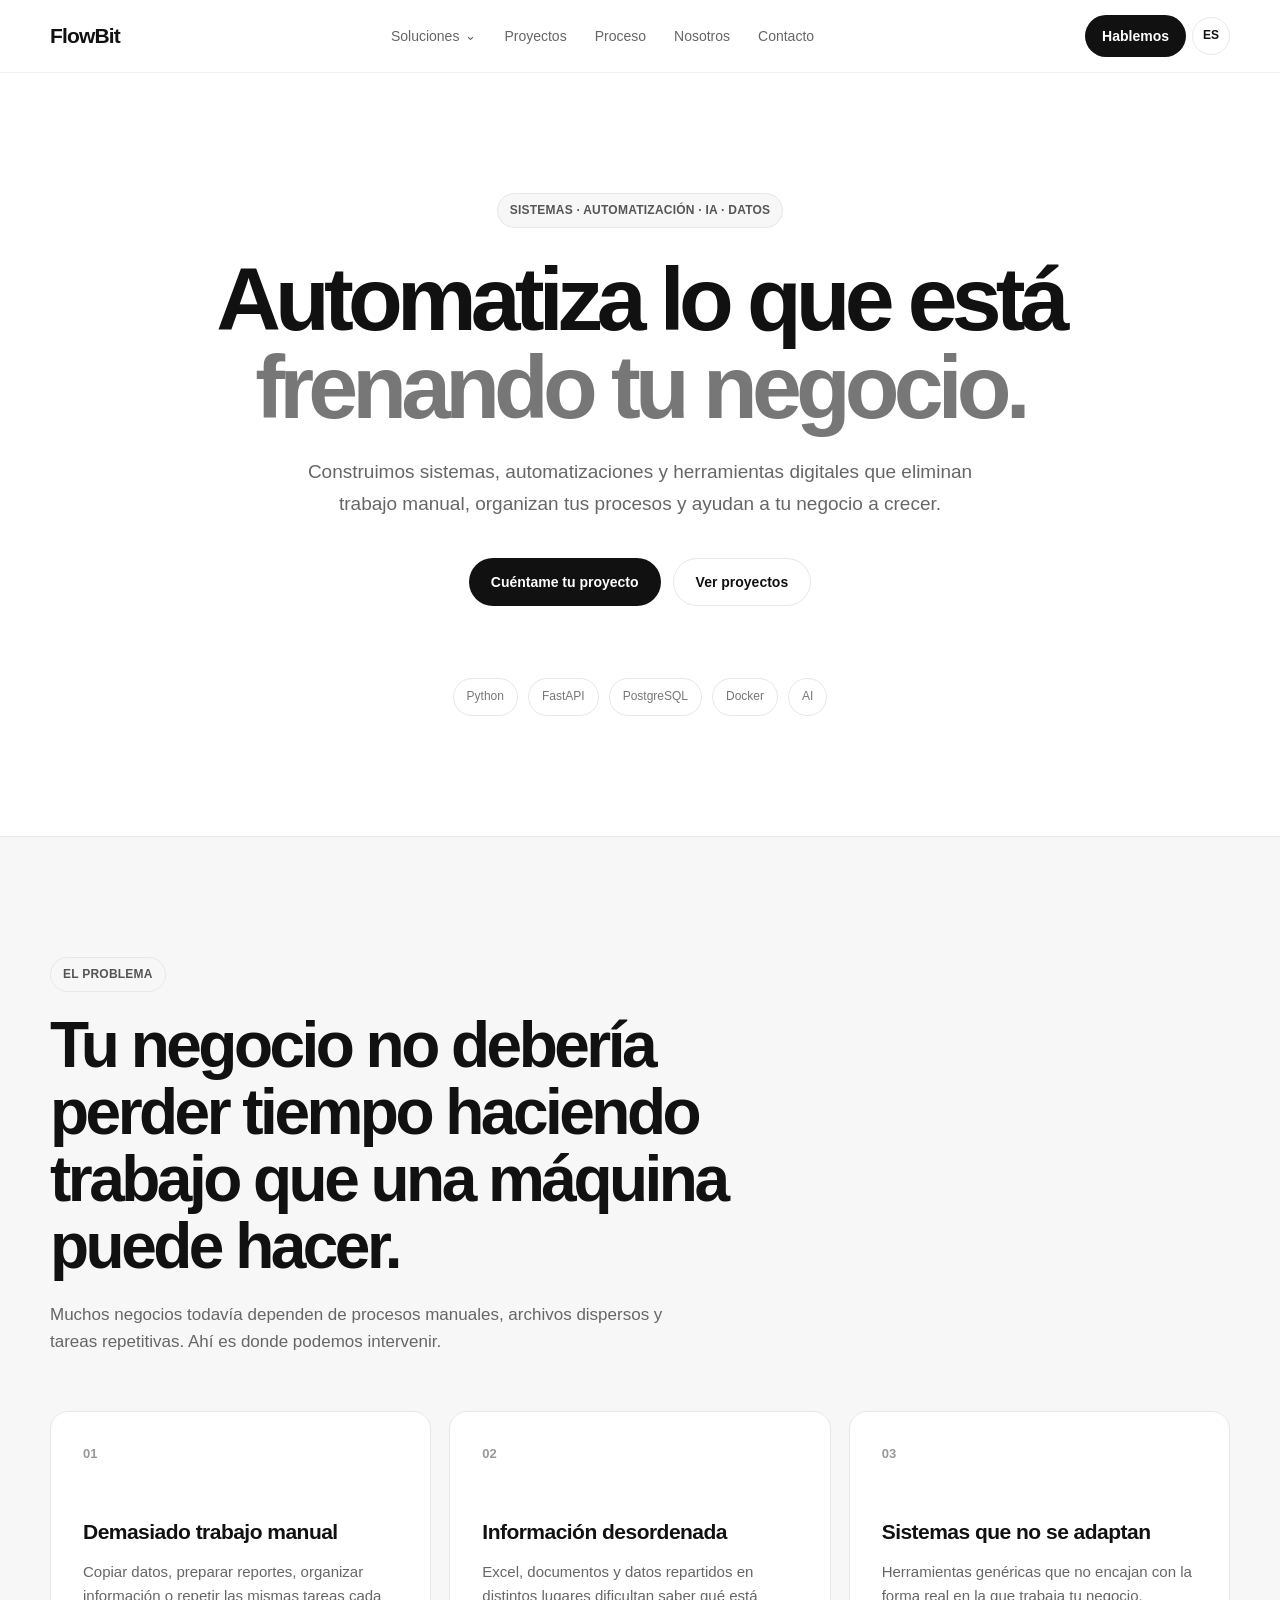
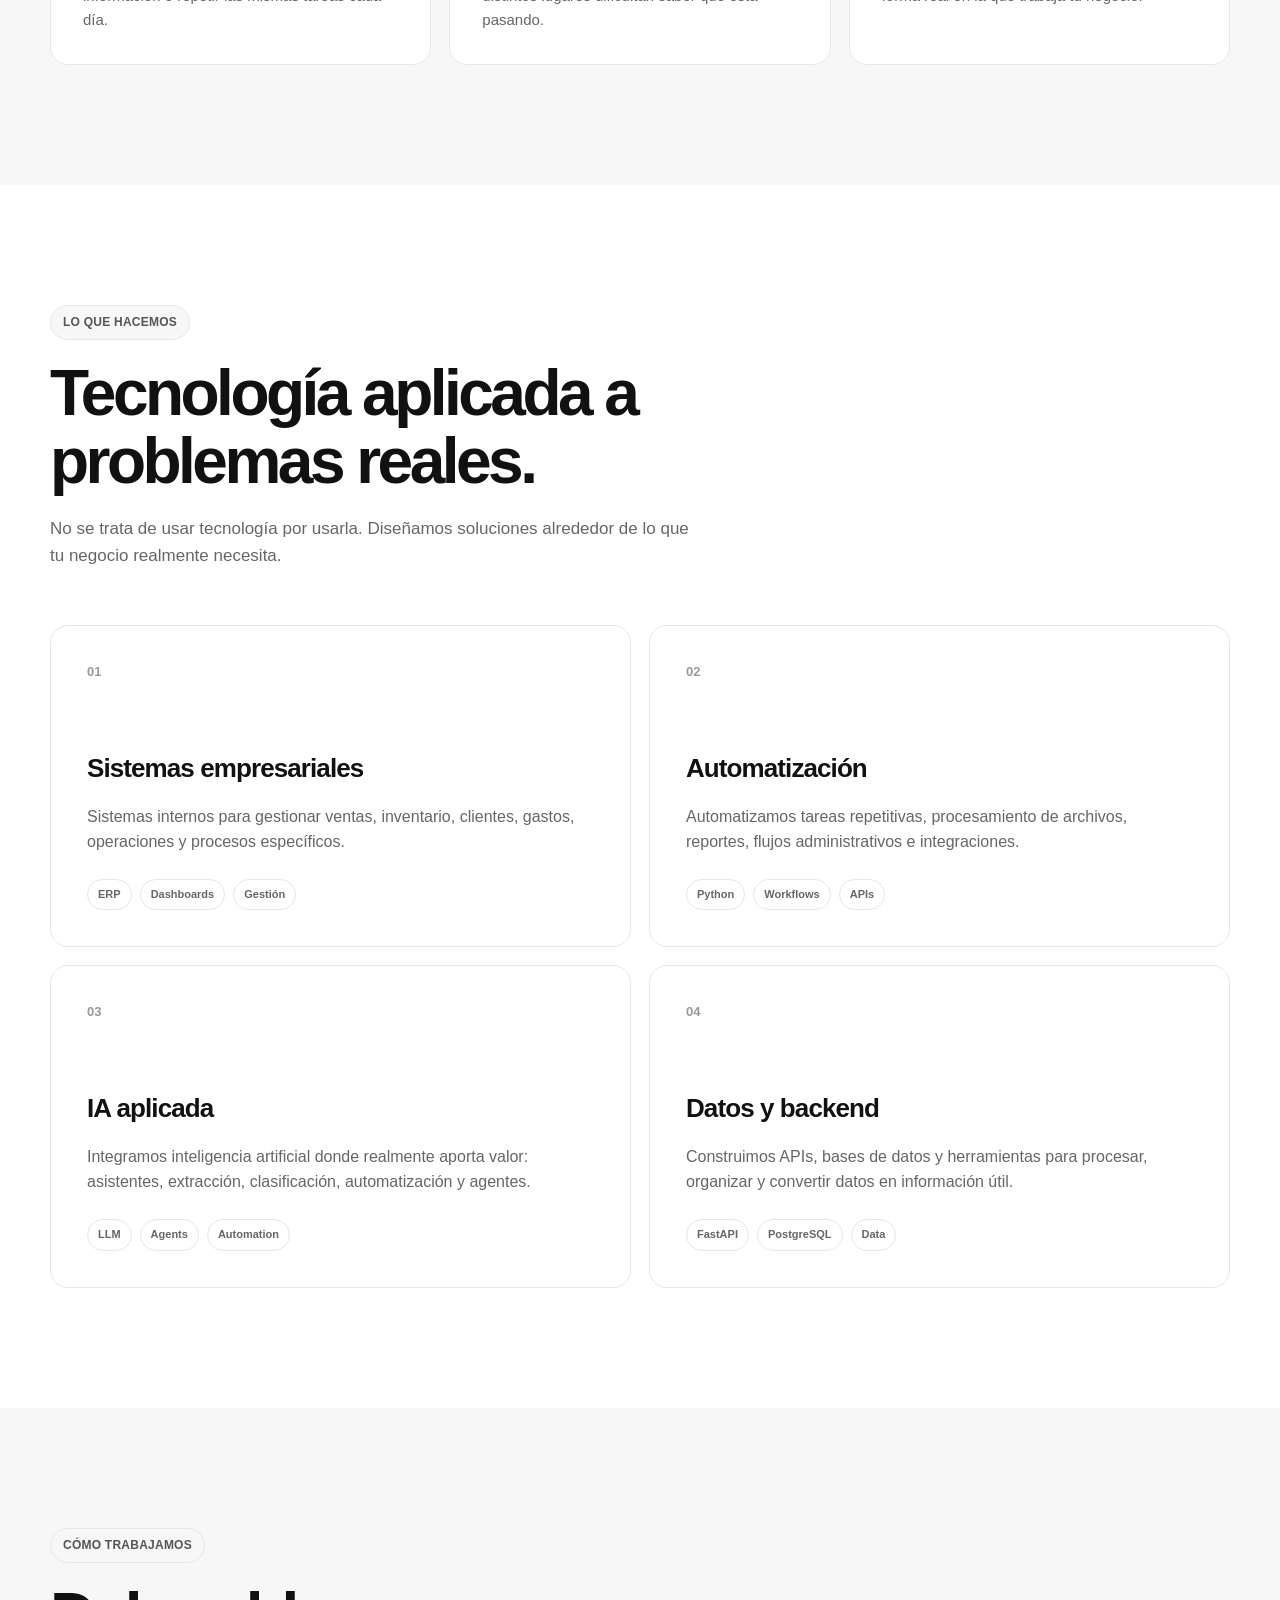
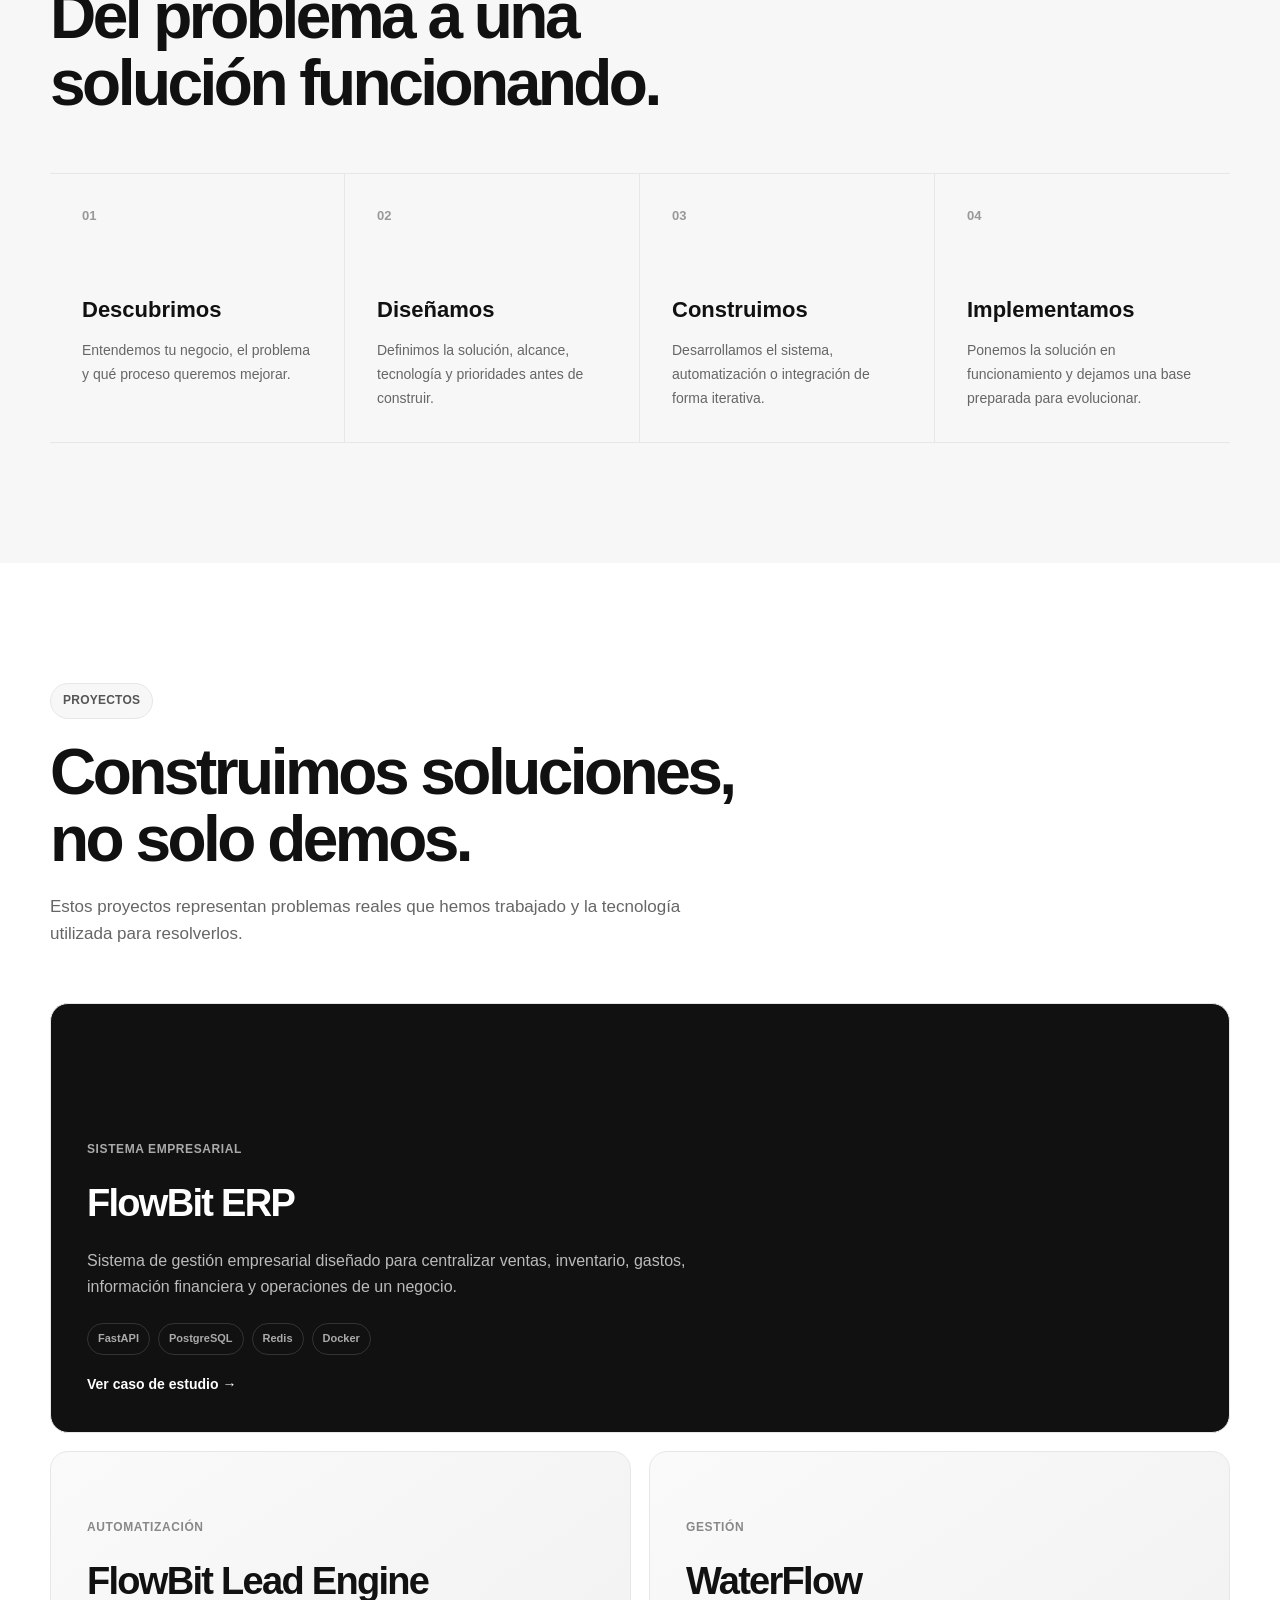
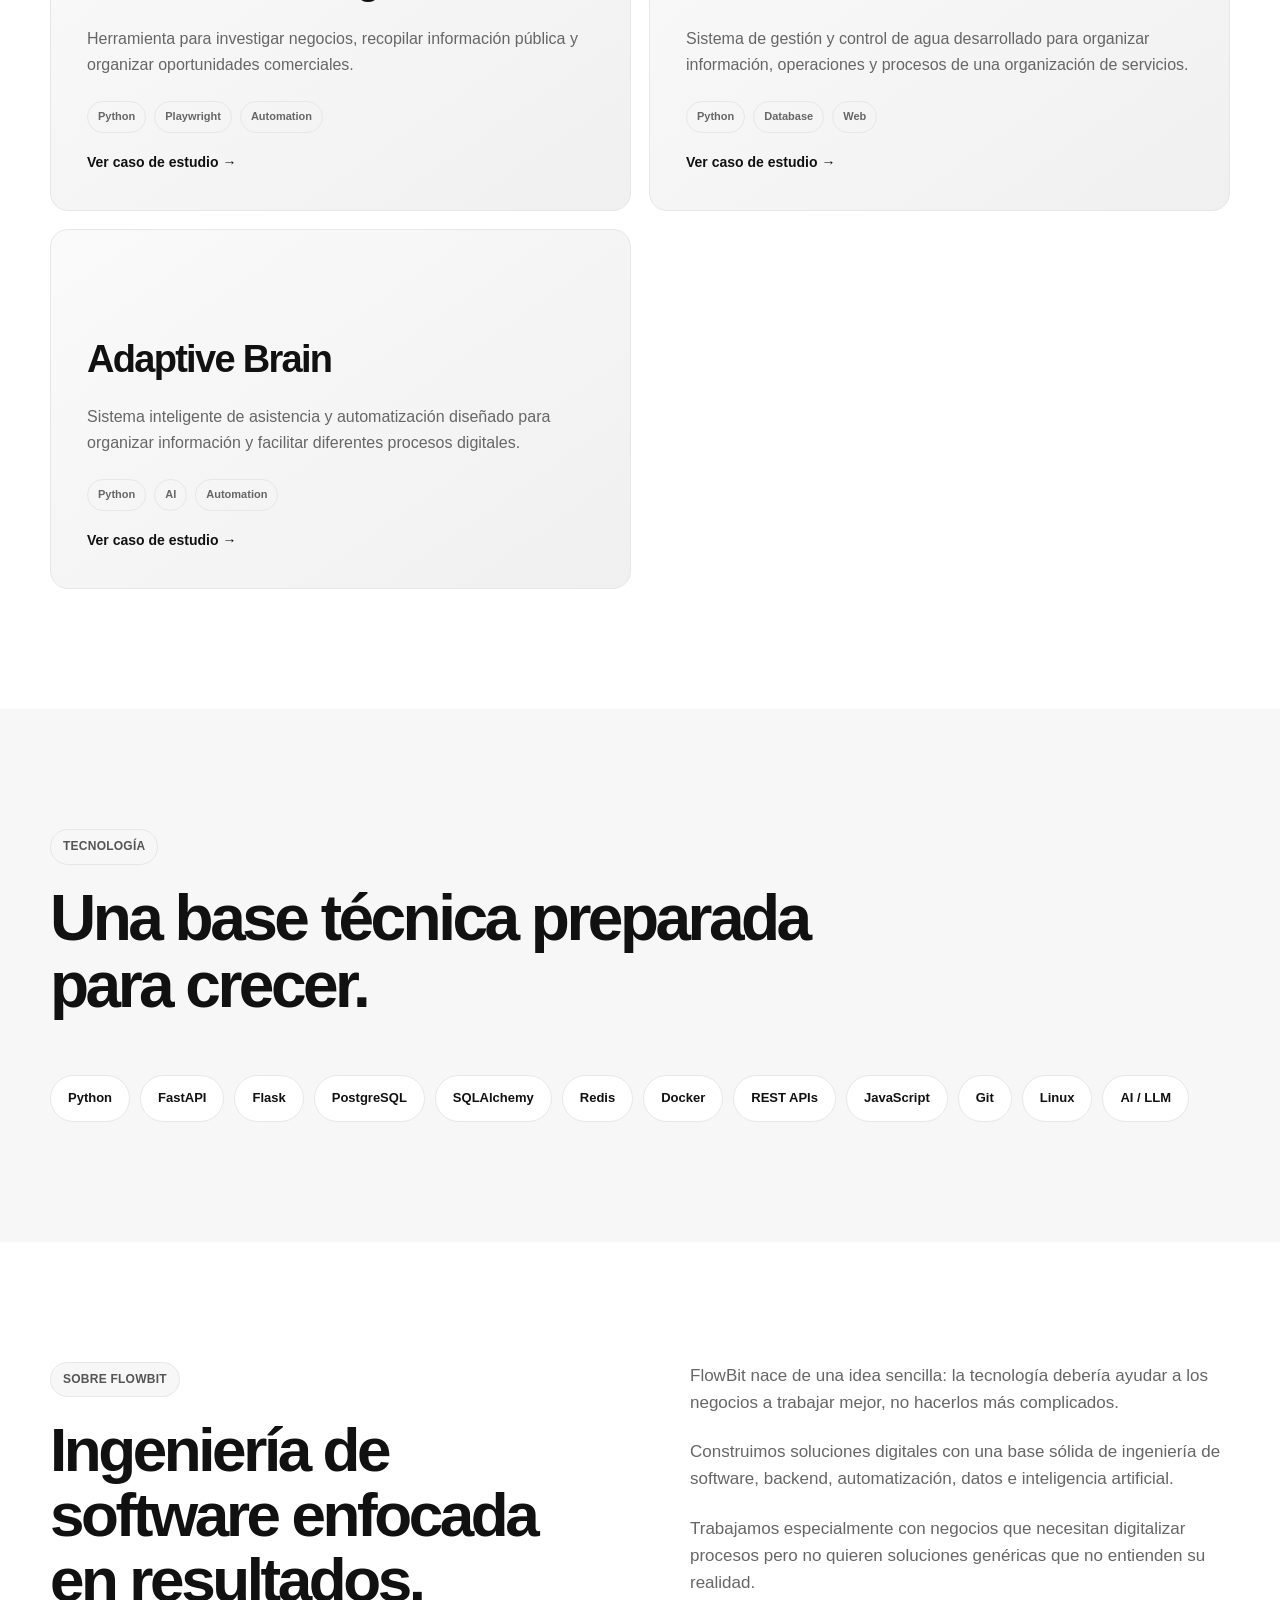
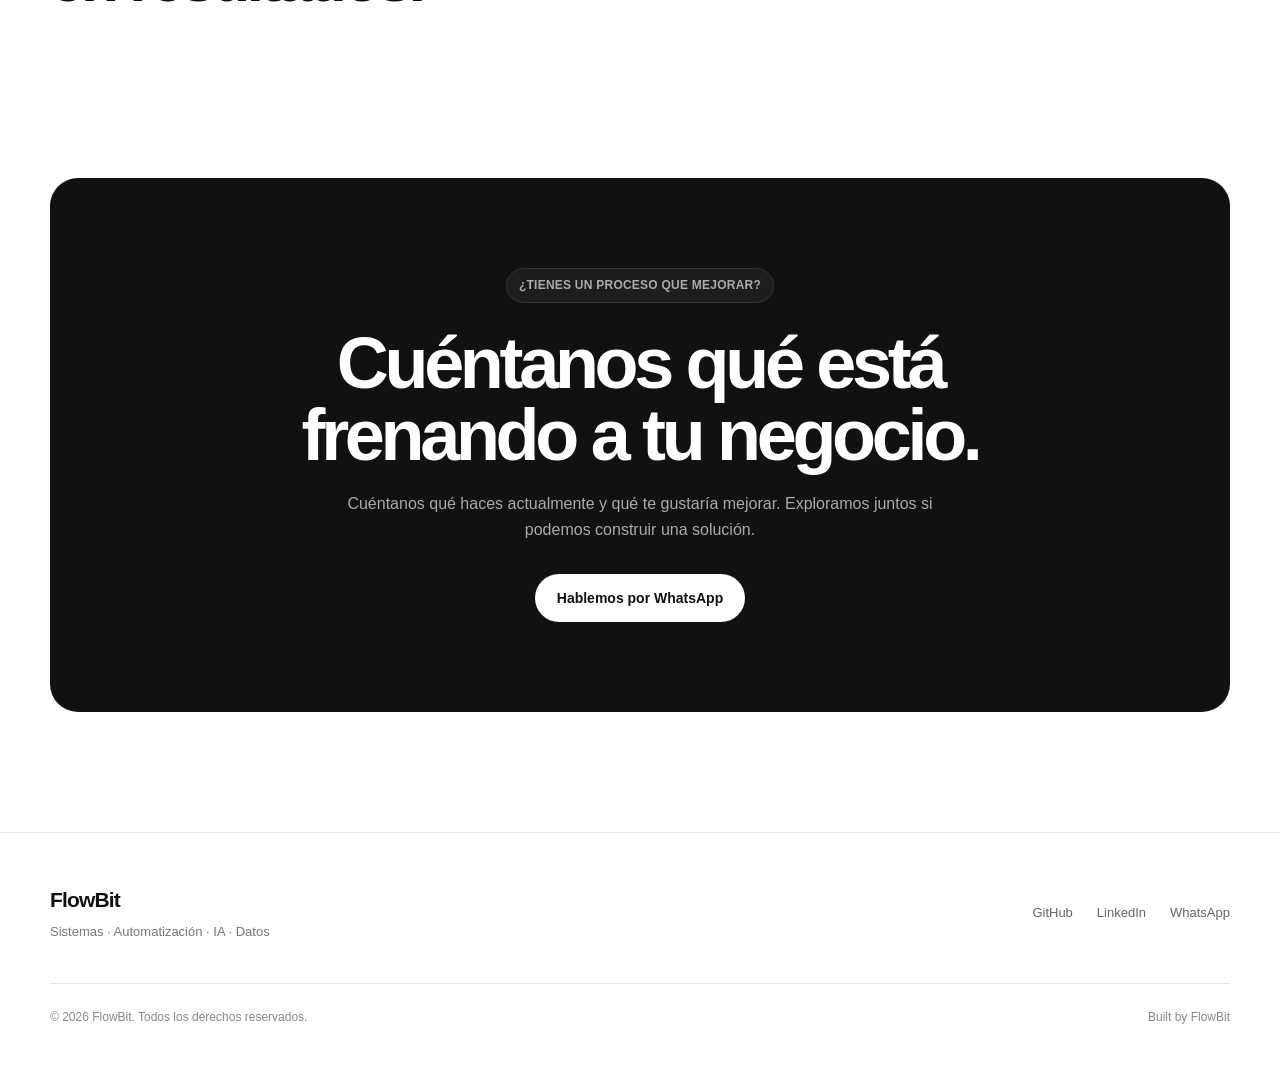
<file: index.html>
<!doctype html>
<html lang="es">
  <head>
    <meta charset="UTF-8" />
    <meta name="viewport" content="width=device-width, initial-scale=1.0" />

    <title>FlowBit | Sistemas y automatización para negocios</title>
    <meta
      name="description"
      content="FlowBit crea sistemas, automatizaciones y soluciones digitales para ayudar a los negocios a trabajar mejor."
    />

    <link rel="stylesheet" href="css/styles.css" />
  </head>

  <body>
    <!-- NAVBAR -->
    <header class="navbar">
      <div class="container navbar-content">
        <a href="#" class="logo">FlowBit</a>

        <nav class="nav-links">
          <div class="nav-dropdown">
            <button class="nav-dropdown-toggle" type="button">
              Soluciones
              <span aria-hidden="true">⌄</span>
            </button>

            <div class="nav-dropdown-menu">
              <a href="servicios/sistemas.html">Sistemas empresariales</a>
              <a href="servicios/automatizacion.html">Automatización</a>
              <a href="servicios/ia.html">IA aplicada</a>
              <a href="servicios/datos-backend.html">Datos &amp; Backend</a>
            </div>
          </div>

          <a href="#projects">Proyectos</a>
          <a href="#process">Proceso</a>
          <a href="nosotros/index.html">Nosotros</a>
          <a href="contacto/index.html">Contacto</a>
        </nav>

        <button
          class="mobile-menu-toggle"
          type="button"
          aria-label="Abrir menú"
        >
          ☰
        </button>

        <!-- ACCIONES DE LA NAVBAR -->
        <div class="nav-actions">
          <a
            href="https://wa.me/593998931349?text=Hola%20FlowBit,%20quiero%20hablar%20sobre%20un%20proyecto"
            class="nav-cta"
            target="_blank"
            rel="noopener noreferrer"
          >
            Hablemos
          </a>

          <button
            id="lang-switch"
            class="lang-switch"
            type="button"
            aria-label="Cambiar idioma"
          >
            EN
          </button>
        </div>
      </div>
    </header>

    <main>
      <!-- HERO -->
      <section class="hero">
        <div class="container hero-content">
          <span class="eyebrow"> Sistemas · Automatización · IA · Datos </span>

          <h1>
            Automatiza lo que está
            <span>frenando tu negocio.</span>
          </h1>

          <p class="hero-description">
            Construimos sistemas, automatizaciones y herramientas digitales que
            eliminan trabajo manual, organizan tus procesos y ayudan a tu
            negocio a crecer.
          </p>

          <div class="hero-actions">
            <a
              href="https://wa.me/593998931349?text=Hola%20FlowBit,%20quiero%20hablar%20sobre%20un%20proyecto"
              class="btn-primary"
              target="_blank"
              rel="noopener noreferrer"
            >
              Cuéntame tu proyecto
            </a>

            <a href="#projects" class="btn-secondary"> Ver proyectos </a>
          </div>

          <div class="hero-proof">
            <span>Python</span>
            <span>FastAPI</span>
            <span>PostgreSQL</span>
            <span>Docker</span>
            <span>AI</span>
          </div>
        </div>
      </section>

      <!-- PROBLEMS -->
      <section class="section problems" id="problems">
        <div class="container">
          <div class="section-heading">
            <span class="eyebrow"> El problema </span>

            <h2>
              Tu negocio no debería perder tiempo haciendo trabajo que una
              máquina puede hacer.
            </h2>

            <p>
              Muchos negocios todavía dependen de procesos manuales, archivos
              dispersos y tareas repetitivas. Ahí es donde podemos intervenir.
            </p>
          </div>

          <div class="problem-grid">
            <article class="problem-card">
              <span class="problem-number">01</span>

              <h3>Demasiado trabajo manual</h3>

              <p>
                Copiar datos, preparar reportes, organizar información o repetir
                las mismas tareas cada día.
              </p>
            </article>

            <article class="problem-card">
              <span class="problem-number">02</span>

              <h3>Información desordenada</h3>

              <p>
                Excel, documentos y datos repartidos en distintos lugares
                dificultan saber qué está pasando.
              </p>
            </article>

            <article class="problem-card">
              <span class="problem-number">03</span>

              <h3>Sistemas que no se adaptan</h3>

              <p>
                Herramientas genéricas que no encajan con la forma real en la
                que trabaja tu negocio.
              </p>
            </article>
          </div>
        </div>
      </section>

      <!-- SOLUTIONS -->
      <section class="section solutions" id="services">
        <div class="container">
          <div class="section-heading">
            <span class="eyebrow"> Lo que hacemos </span>

            <h2>Tecnología aplicada a problemas reales.</h2>

            <p>
              No se trata de usar tecnología por usarla. Diseñamos soluciones
              alrededor de lo que tu negocio realmente necesita.
            </p>
          </div>

          <div class="services-grid">
            <a href="servicios/sistemas.html" class="service-card">
              <span class="service-index">01</span>

              <h3>Sistemas empresariales</h3>

              <p>
                Sistemas internos para gestionar ventas, inventario, clientes,
                gastos, operaciones y procesos específicos.
              </p>

              <div class="service-tags">
                <span>ERP</span>
                <span>Dashboards</span>
                <span>Gestión</span>
              </div>

              <span class="service-arrow" aria-hidden="true">→</span>
            </a>

            <a href="servicios/automatizacion.html" class="service-card">
              <span class="service-index">02</span>

              <h3>Automatización</h3>

              <p>
                Automatizamos tareas repetitivas, procesamiento de archivos,
                reportes, flujos administrativos e integraciones.
              </p>

              <div class="service-tags">
                <span>Python</span>
                <span>Workflows</span>
                <span>APIs</span>
              </div>

              <span class="service-arrow" aria-hidden="true">→</span>
            </a>

            <a href="servicios/ia.html" class="service-card">
              <span class="service-index">03</span>

              <h3>IA aplicada</h3>

              <p>
                Integramos inteligencia artificial donde realmente aporta valor:
                asistentes, extracción, clasificación, automatización y agentes.
              </p>

              <div class="service-tags">
                <span>LLM</span>
                <span>Agents</span>
                <span>Automation</span>
              </div>

              <span class="service-arrow" aria-hidden="true">→</span>
            </a>

            <a href="servicios/datos-backend.html" class="service-card">
              <span class="service-index">04</span>

              <h3>Datos y backend</h3>

              <p>
                Construimos APIs, bases de datos y herramientas para procesar,
                organizar y convertir datos en información útil.
              </p>

              <div class="service-tags">
                <span>FastAPI</span>
                <span>PostgreSQL</span>
                <span>Data</span>
              </div>

              <span class="service-arrow" aria-hidden="true">→</span>
            </a>
          </div>
        </div>
      </section>

      <!-- PROCESS -->
      <section class="section process" id="process">
        <div class="container">
          <div class="section-heading">
            <span class="eyebrow"> Cómo trabajamos </span>

            <h2>Del problema a una solución funcionando.</h2>
          </div>

          <div class="process-grid">
            <article class="process-step">
              <span>01</span>

              <h3>Descubrimos</h3>

              <p>
                Entendemos tu negocio, el problema y qué proceso queremos
                mejorar.
              </p>
            </article>

            <article class="process-step">
              <span>02</span>

              <h3>Diseñamos</h3>

              <p>
                Definimos la solución, alcance, tecnología y prioridades antes
                de construir.
              </p>
            </article>

            <article class="process-step">
              <span>03</span>

              <h3>Construimos</h3>

              <p>
                Desarrollamos el sistema, automatización o integración de forma
                iterativa.
              </p>
            </article>

            <article class="process-step">
              <span>04</span>

              <h3>Implementamos</h3>

              <p>
                Ponemos la solución en funcionamiento y dejamos una base
                preparada para evolucionar.
              </p>
            </article>
          </div>
        </div>
      </section>

      <!-- PROJECTS -->
      <section class="section projects" id="projects">
        <div class="container">
          <div class="section-heading">
            <span class="eyebrow"> Proyectos </span>

            <h2>Construimos soluciones, no solo demos.</h2>

            <p>
              Estos proyectos representan problemas reales que hemos trabajado y
              la tecnología utilizada para resolverlos.
            </p>
          </div>

          <div class="projects-grid">
            <article class="project-card featured">
              <div class="project-content">
                <span class="project-label"> Sistema empresarial </span>

                <h3>FlowBit ERP</h3>

                <p>
                  Sistema de gestión empresarial diseñado para centralizar
                  ventas, inventario, gastos, información financiera y
                  operaciones de un negocio.
                </p>

                <div class="project-tags">
                  <span>FastAPI</span>
                  <span>PostgreSQL</span>
                  <span>Redis</span>
                  <span>Docker</span>
                </div>

                <a href="proyectos/flowbit-erp.html" class="project-link">
                  Ver caso de estudio →
                </a>
              </div>
            </article>

            <article class="project-card">
              <div class="project-content">
                <span class="project-label"> Automatización </span>

                <h3>FlowBit Lead Engine</h3>

                <p>
                  Herramienta para investigar negocios, recopilar información
                  pública y organizar oportunidades comerciales.
                </p>

                <div class="project-tags">
                  <span>Python</span>
                  <span>Playwright</span>
                  <span>Automation</span>
                </div>

                <a href="proyectos/lead-engine.html" class="project-link">
                  Ver caso de estudio →
                </a>
              </div>
            </article>

            <article class="project-card">
              <div class="project-content">
                <span class="project-label"> Gestión </span>

                <h3>WaterFlow</h3>

                <p>
                  Sistema de gestión y control de agua desarrollado para
                  organizar información, operaciones y procesos de una
                  organización de servicios.
                </p>

                <div class="project-tags">
                  <span>Python</span>
                  <span>Database</span>
                  <span>Web</span>
                </div>

                <a href="proyectos/waterflow.html" class="project-link">
                  Ver caso de estudio →
                </a>
              </div>
            </article>

            <article class="project-card">
              <div>
                <h3>Adaptive Brain</h3>

                <p>
                  Sistema inteligente de asistencia y automatización diseñado
                  para organizar información y facilitar diferentes procesos
                  digitales.
                </p>

                <div class="project-tags">
                  <span>Python</span>
                  <span>AI</span>
                  <span>Automation</span>
                </div>

                <a href="proyectos/adaptive-brain.html" class="project-link">
                  Ver caso de estudio →
                </a>
              </div>
            </article>
          </div>
        </div>
      </section>

      <!-- TECHNOLOGY -->
      <section class="section technology">
        <div class="container">
          <div class="section-heading">
            <span class="eyebrow"> Tecnología </span>

            <h2>Una base técnica preparada para crecer.</h2>
          </div>

          <div class="tech-list">
            <span>Python</span>
            <span>FastAPI</span>
            <span>Flask</span>
            <span>PostgreSQL</span>
            <span>SQLAlchemy</span>
            <span>Redis</span>
            <span>Docker</span>
            <span>REST APIs</span>
            <span>JavaScript</span>
            <span>Git</span>
            <span>Linux</span>
            <span>AI / LLM</span>
          </div>
        </div>
      </section>

      <!-- ABOUT -->
      <section class="section about" id="about">
        <div class="container about-content">
          <div>
            <span class="eyebrow"> Sobre FlowBit </span>

            <h2>Ingeniería de software enfocada en resultados.</h2>
          </div>

          <div>
            <p>
              FlowBit nace de una idea sencilla: la tecnología debería ayudar a
              los negocios a trabajar mejor, no hacerlos más complicados.
            </p>

            <p>
              Construimos soluciones digitales con una base sólida de ingeniería
              de software, backend, automatización, datos e inteligencia
              artificial.
            </p>

            <p>
              Trabajamos especialmente con negocios que necesitan digitalizar
              procesos pero no quieren soluciones genéricas que no entienden su
              realidad.
            </p>
          </div>
        </div>
      </section>

      <!-- FINAL CTA -->
      <section class="section final-cta">
        <div class="container">
          <div class="cta-box">
            <span class="eyebrow"> ¿Tienes un proceso que mejorar? </span>

            <h2>Cuéntanos qué está frenando a tu negocio.</h2>

            <p>
              Cuéntanos qué haces actualmente y qué te gustaría mejorar.
              Exploramos juntos si podemos construir una solución.
            </p>

            <a
              href="https://wa.me/593998931349?text=Hola%20FlowBit,%20quiero%20contarles%20sobre%20un%20proyecto"
              class="btn-primary"
              target="_blank"
              rel="noopener noreferrer"
            >
              Hablemos por WhatsApp
            </a>
          </div>
        </div>
      </section>
    </main>

    <!-- FOOTER -->
    <footer class="footer">
      <div class="container">
        <div class="footer-top">
          <div>
            <a href="index.html" class="logo">FlowBit</a>

            <p>Sistemas · Automatización · IA · Datos</p>
          </div>

          <div class="footer-links">
            <a
              href="https://github.com/wilmersiguencia"
              target="_blank"
              rel="noopener noreferrer"
            >
              GitHub
            </a>

            <a
              href="https://www.linkedin.com/"
              target="_blank"
              rel="noopener noreferrer"
            >
              LinkedIn
            </a>

            <a
              href="https://wa.me/593998931349"
              target="_blank"
              rel="noopener noreferrer"
            >
              WhatsApp
            </a>
          </div>
        </div>

        <div class="footer-bottom">
          <span>© 2026 FlowBit. Todos los derechos reservados.</span>
          <span>Built by FlowBit</span>
        </div>
      </div>
    </footer>

    <script type="module" src="js/main.js"></script>
  </body>
</html>
</file>
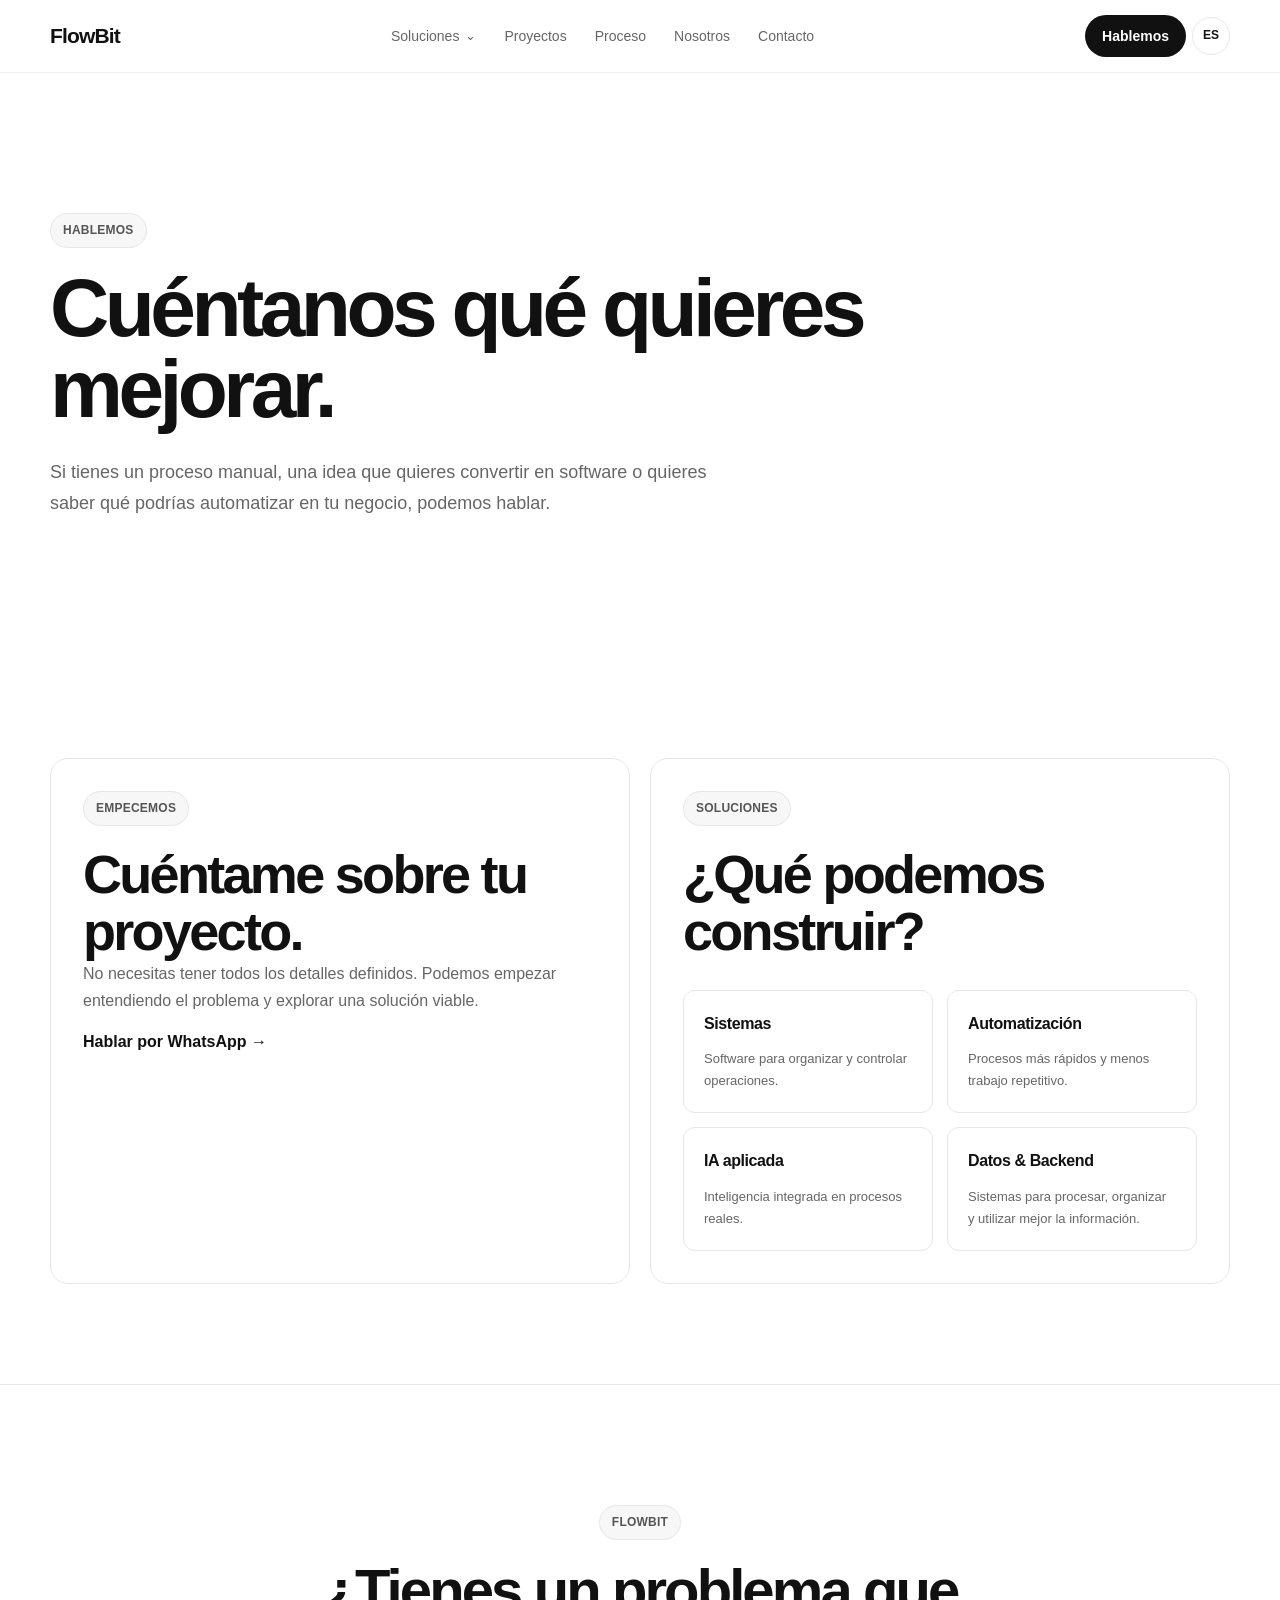
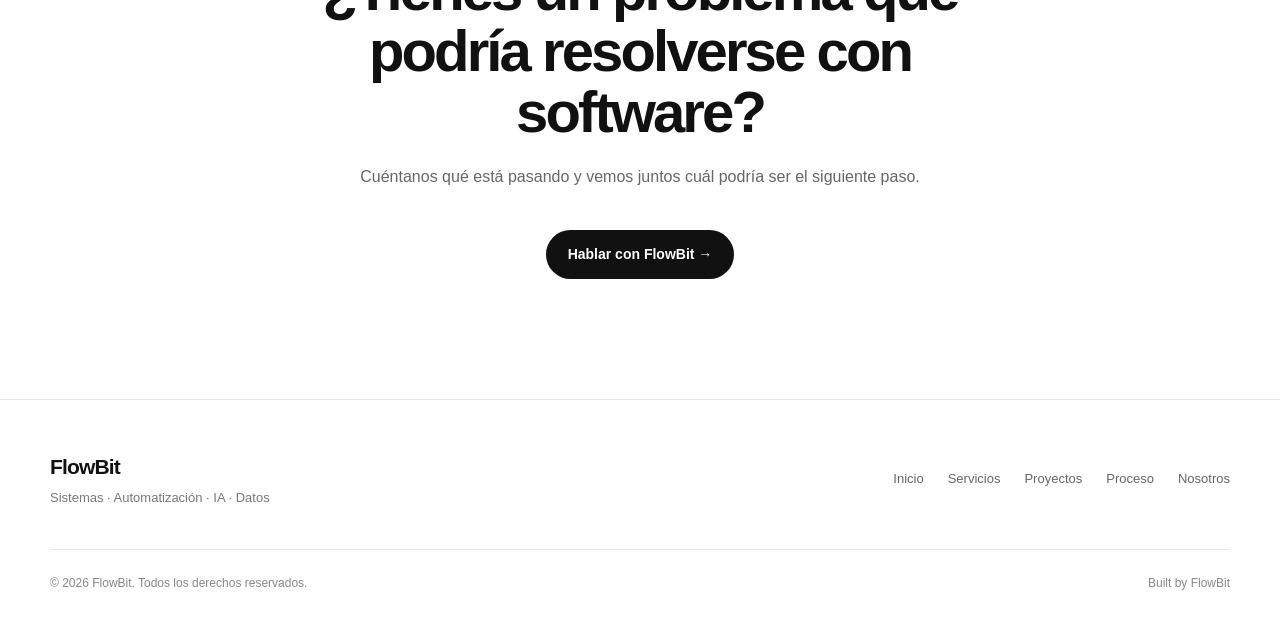
<file: contacto/index.html>
<!doctype html>
<html lang="es">
  <head>
    <meta charset="UTF-8" />
    <meta name="viewport" content="width=device-width, initial-scale=1.0" />

    <title>Contacto | FlowBit</title>

    <meta
      name="description"
      content="Hablemos sobre tu proyecto. FlowBit desarrolla sistemas, automatizaciones, inteligencia artificial y soluciones digitales para negocios."
    />

    <link rel="stylesheet" href="../css/styles.css" />
    <link rel="icon" href="../favicon/favicon.ico" />
  </head>

  <body>
    <header class="navbar">
      <div class="container navbar-content">
        <a href="../index.html" class="logo">FlowBit</a>

        <nav class="nav-links">
          <div class="nav-dropdown">
            <button class="nav-dropdown-toggle" type="button">
              Soluciones
              <span aria-hidden="true">⌄</span>
            </button>

            <div class="nav-dropdown-menu">
              <a href="../servicios/sistemas.html">Sistemas empresariales</a>
              <a href="../servicios/automatizacion.html">Automatización</a>
              <a href="../servicios/ia.html">IA aplicada</a>
              <a href="../servicios/datos-backend.html">Datos &amp; Backend</a>
            </div>
          </div>

          <a href="../index.html#projects">Proyectos</a>
          <a href="../index.html#process">Proceso</a>
          <a href="../nosotros/index.html">Nosotros</a>
          <a href="index.html">Contacto</a>
        </nav>

        <button
          class="mobile-menu-toggle"
          type="button"
          aria-label="Abrir menú"
        >
          ☰
        </button>

        <div class="nav-actions">
          <a
            href="https://wa.me/593998931349?text=Hola%20FlowBit,%20quiero%20hablar%20sobre%20un%20proyecto"
            class="nav-cta"
            target="_blank"
            rel="noopener noreferrer"
          >
            Hablemos
          </a>

          <button
            id="lang-switch"
            class="lang-switch"
            type="button"
            aria-label="Cambiar idioma"
          >
            EN
          </button>
        </div>
      </div>
    </header>

    <main>
      <section class="contact-hero">
        <div class="container">
          <span class="eyebrow"> HABLEMOS </span>

          <h1>Cuéntanos qué quieres mejorar.</h1>

          <p>
            Si tienes un proceso manual, una idea que quieres convertir en
            software o quieres saber qué podrías automatizar en tu negocio,
            podemos hablar.
          </p>
        </div>
      </section>

      <section class="contact-section">
        <div class="container contact-grid">
          <div class="contact-card">
            <span class="eyebrow"> EMPECEMOS </span>

            <h2>Cuéntame sobre tu proyecto.</h2>

            <p>
              No necesitas tener todos los detalles definidos. Podemos empezar
              entendiendo el problema y explorar una solución viable.
            </p>

            <a
              href="https://wa.me/593998931349?text=Hola%20FlowBit,%20quiero%20hablar%20sobre%20un%20proyecto"
              target="_blank"
              rel="noopener noreferrer"
            >
              Hablar por WhatsApp →
            </a>
          </div>

          <div class="contact-card">
            <span class="eyebrow"> SOLUCIONES </span>

            <h2>¿Qué podemos construir?</h2>

            <div class="contact-topics">
              <div>
                <h3>Sistemas</h3>
                <p>Software para organizar y controlar operaciones.</p>
              </div>

              <div>
                <h3>Automatización</h3>
                <p>Procesos más rápidos y menos trabajo repetitivo.</p>
              </div>

              <div>
                <h3>IA aplicada</h3>
                <p>Inteligencia integrada en procesos reales.</p>
              </div>

              <div>
                <h3>Datos &amp; Backend</h3>
                <p>
                  Sistemas para procesar, organizar y utilizar mejor la
                  información.
                </p>
              </div>
            </div>
          </div>
        </div>
      </section>

      <section class="contact-final">
        <div class="container">
          <span class="eyebrow"> FLOWBIT </span>

          <h2>¿Tienes un problema que podría resolverse con software?</h2>

          <p>
            Cuéntanos qué está pasando y vemos juntos cuál podría ser el
            siguiente paso.
          </p>

          <a
            href="https://wa.me/593998931349?text=Hola%20FlowBit,%20quiero%20hablar%20sobre%20un%20proyecto"
            target="_blank"
            rel="noopener noreferrer"
          >
            Hablar con FlowBit →
          </a>
        </div>
      </section>
    </main>

    <!-- FOOTER -->

    <footer class="footer">
      <div class="container">
        <div class="footer-top">
          <div>
            <a href="../index.html" class="logo">FlowBit</a>

            <p>Sistemas · Automatización · IA · Datos</p>
          </div>

          <div class="footer-links">
            <a href="../index.html">Inicio</a>
            <a href="../index.html#services">Servicios</a>
            <a href="../index.html#projects">Proyectos</a>
            <a href="../index.html#process">Proceso</a>
            <a href="../nosotros/index.html">Nosotros</a>
          </div>
        </div>

        <div class="footer-bottom">
          <span>© 2026 FlowBit. Todos los derechos reservados.</span>
          <span>Built by FlowBit</span>
        </div>
      </div>
    </footer>

    <script type="module" src="../js/main.js"></script>
  </body>
</html>
</file>
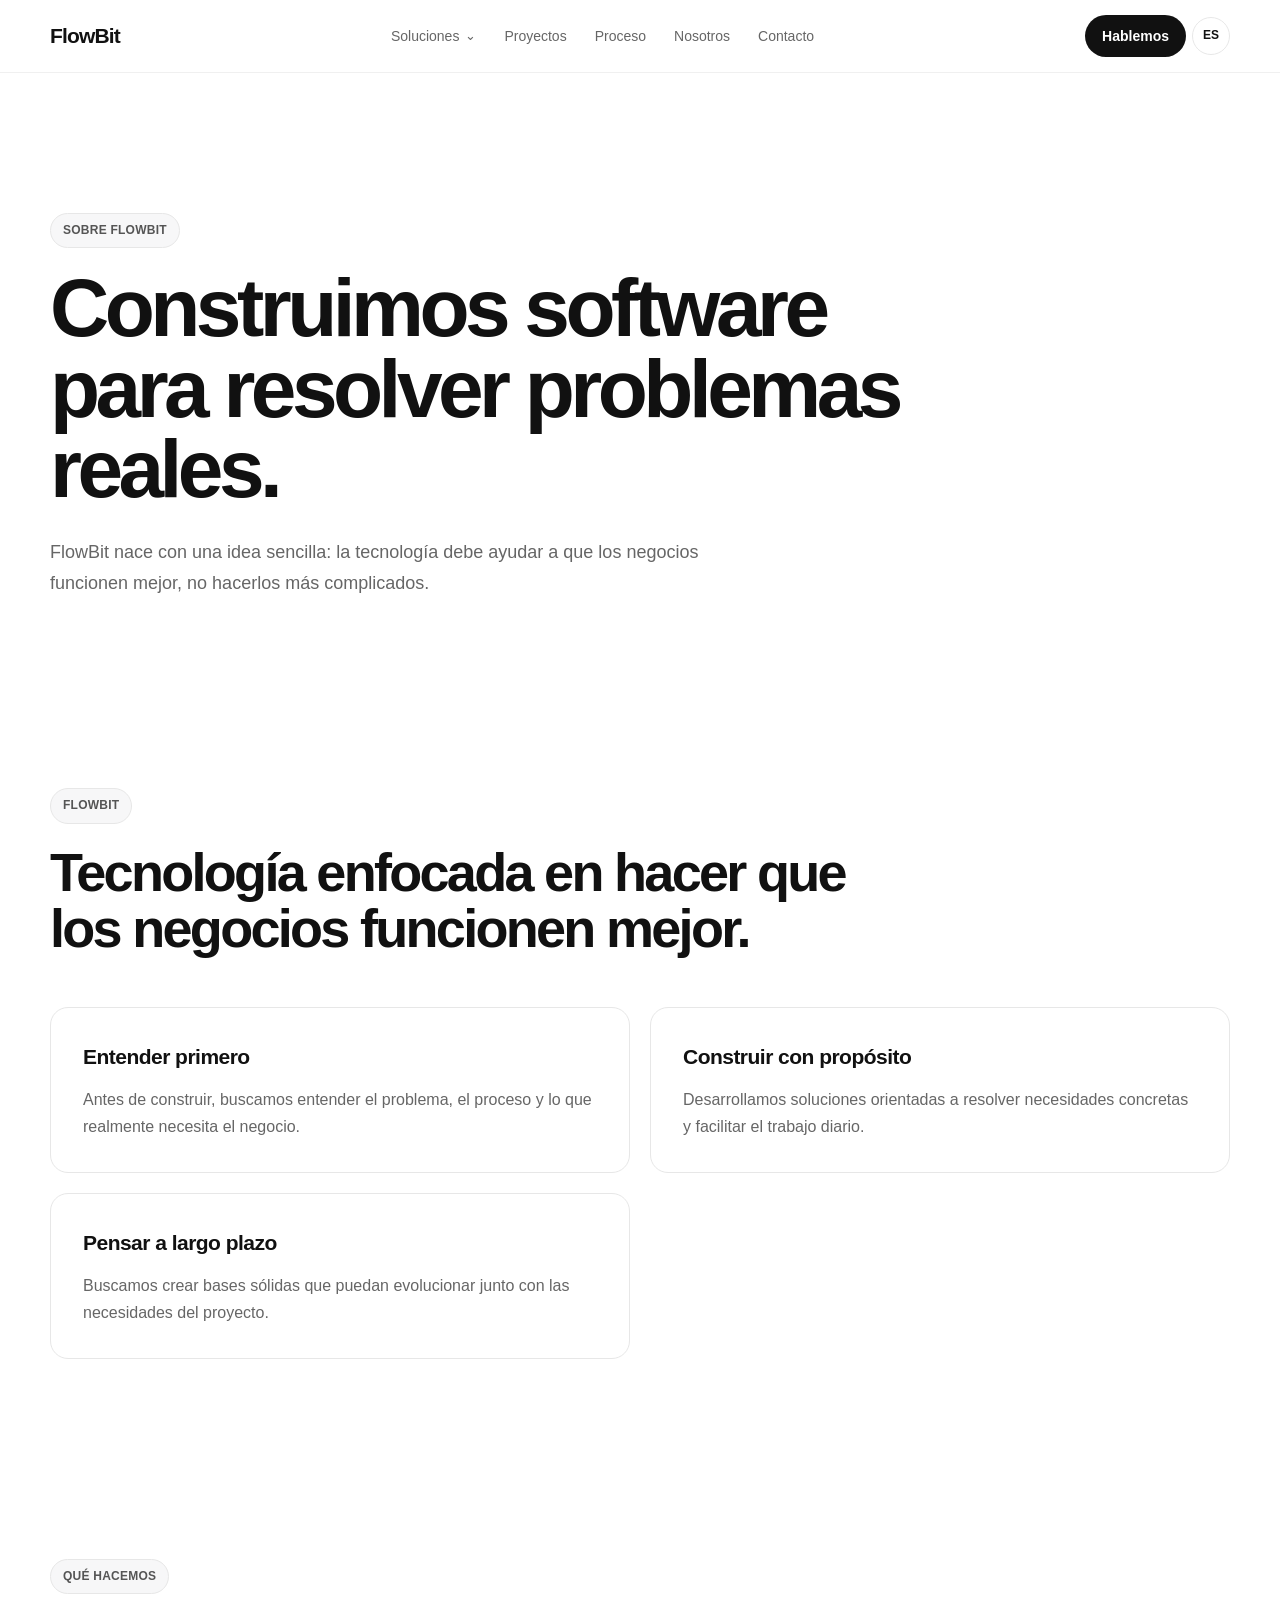
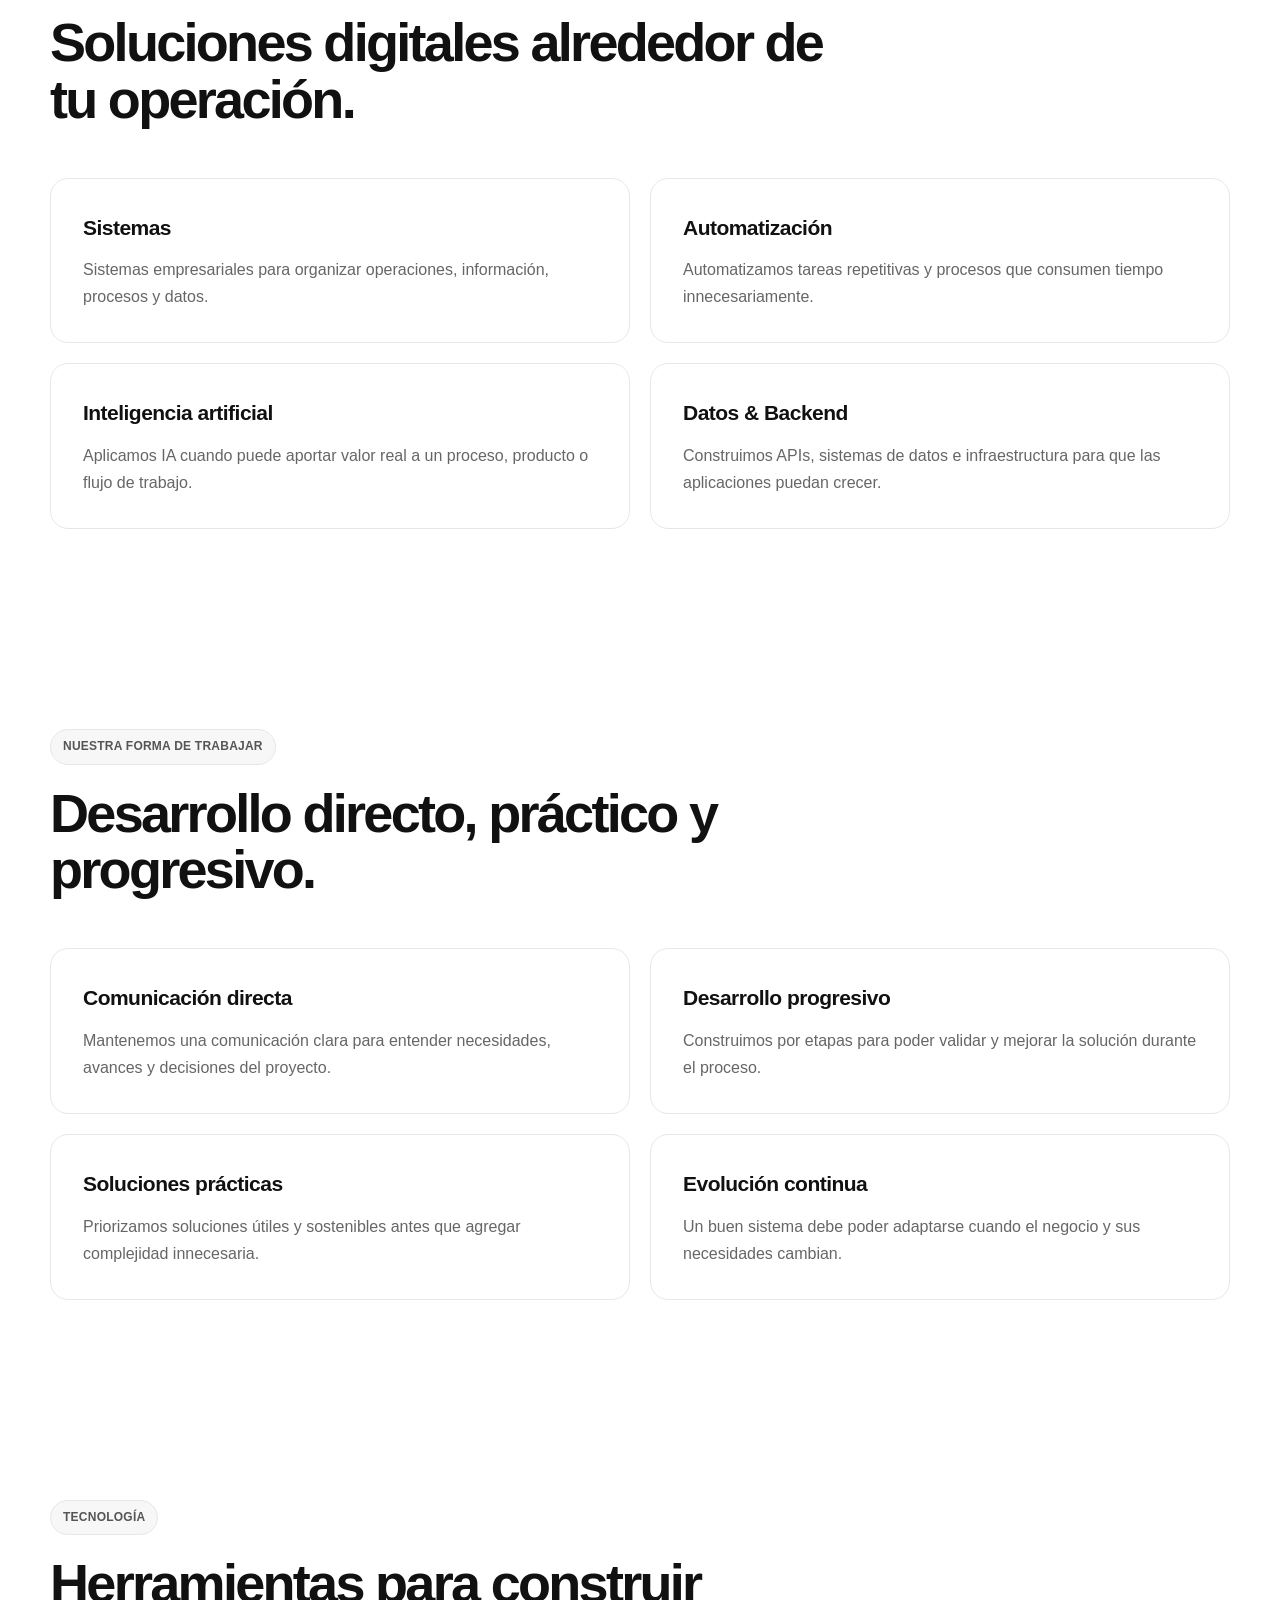
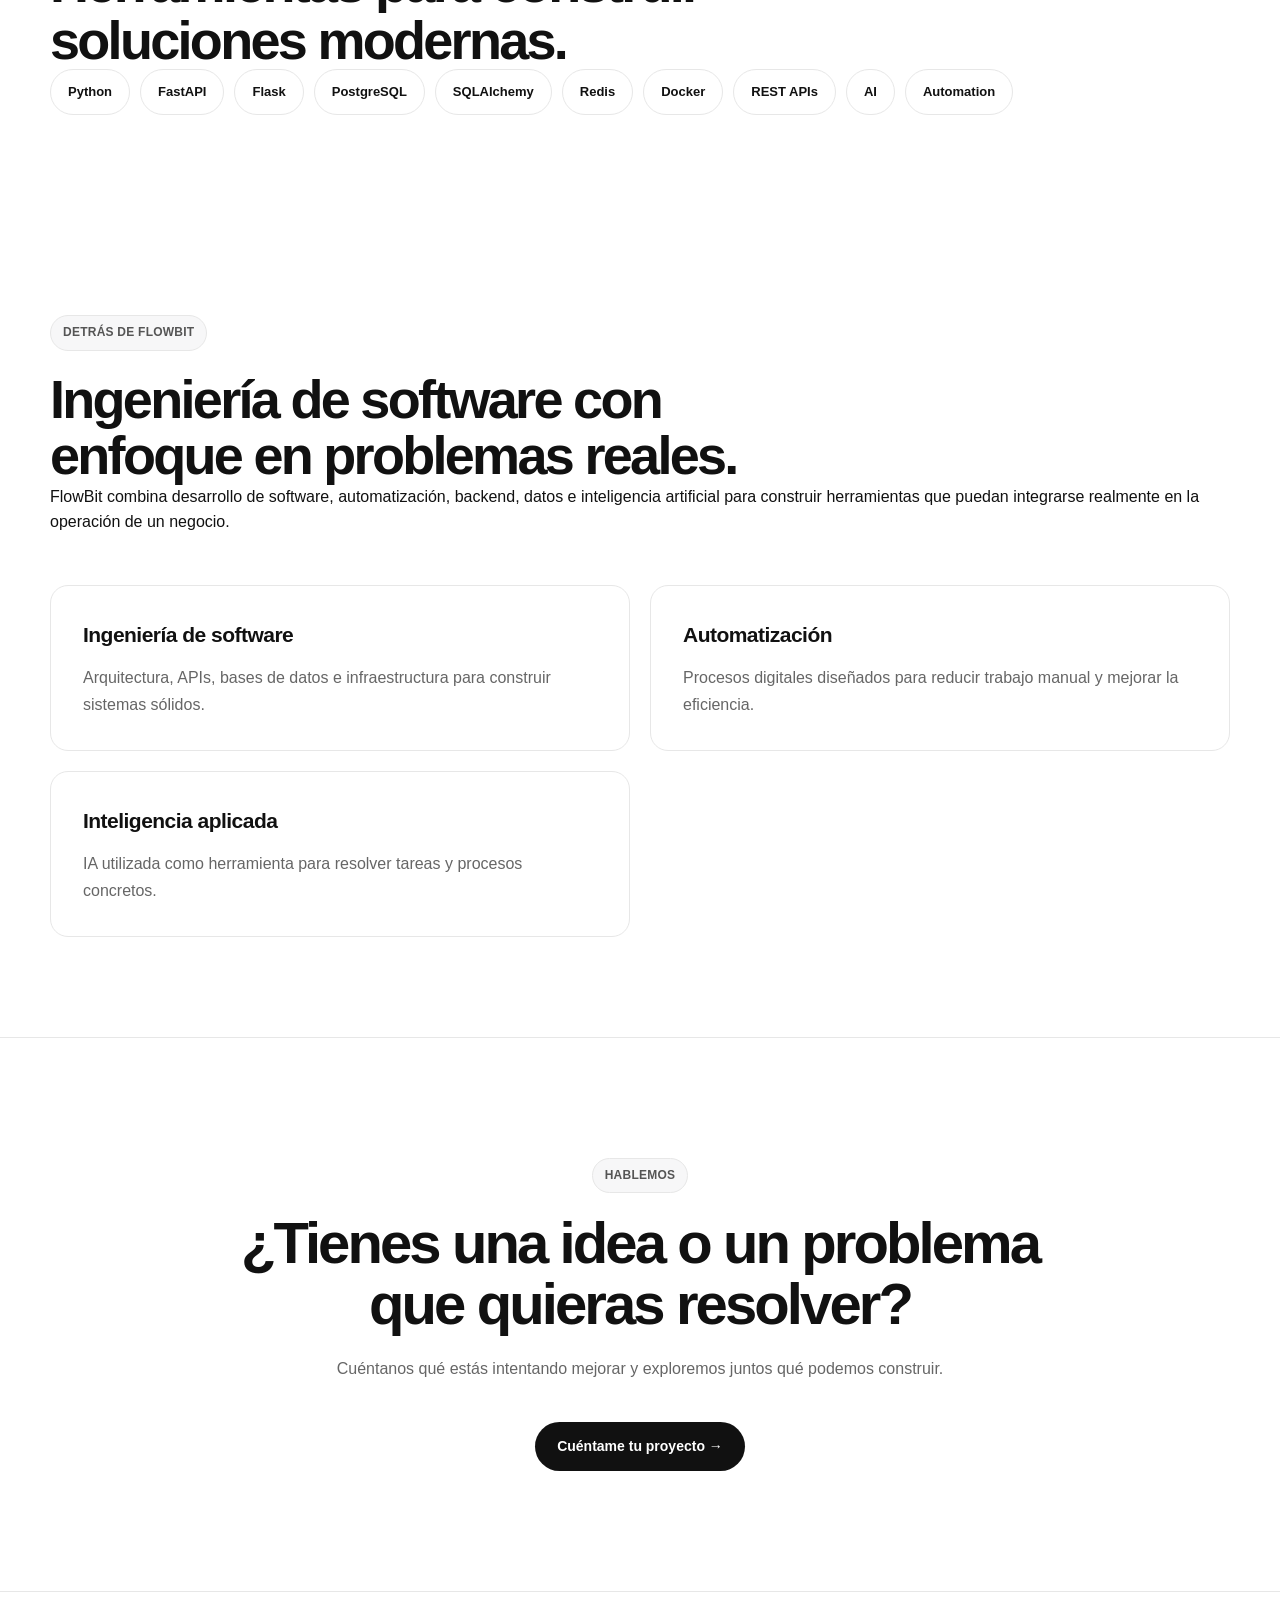
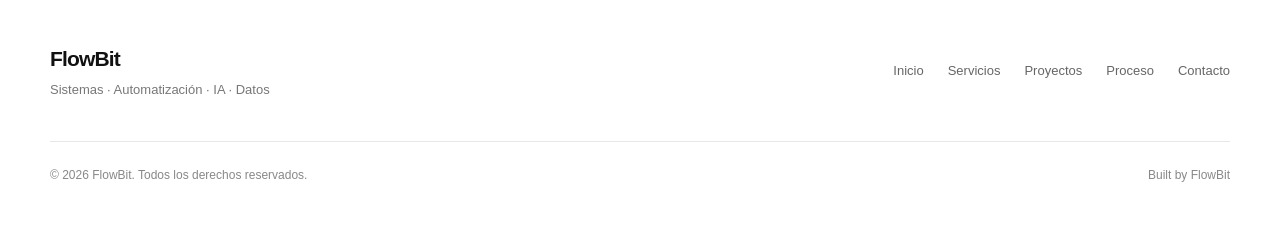
<file: nosotros/index.html>
<!doctype html>
<html lang="es">
  <head>
    <meta charset="UTF-8" />
    <meta name="viewport" content="width=device-width, initial-scale=1.0" />

    <title>Nosotros | FlowBit</title>

    <meta
      name="description"
      content="Conoce FlowBit, un estudio de desarrollo de software enfocado en sistemas, automatización, inteligencia artificial y soluciones digitales para negocios."
    />

    <link rel="stylesheet" href="../css/styles.css" />
    <link rel="icon" href="../favicon/favicon.ico" />
  </head>

  <body>
    <header class="navbar">
      <div class="container navbar-content">
        <a href="../index.html" class="logo">FlowBit</a>

        <nav class="nav-links">
          <div class="nav-dropdown">
            <button class="nav-dropdown-toggle" type="button">
              Soluciones
              <span aria-hidden="true">⌄</span>
            </button>

            <div class="nav-dropdown-menu">
              <a href="../servicios/sistemas.html">Sistemas empresariales</a>
              <a href="../servicios/automatizacion.html">Automatización</a>
              <a href="../servicios/ia.html">IA aplicada</a>
              <a href="../servicios/datos-backend.html">Datos &amp; Backend</a>
            </div>
          </div>

          <a href="../index.html#projects">Proyectos</a>
          <a href="../index.html#process">Proceso</a>
          <a href="index.html">Nosotros</a>
          <a href="../contacto/index.html">Contacto</a>
        </nav>

        <button
          class="mobile-menu-toggle"
          type="button"
          aria-label="Abrir menú"
        >
          ☰
        </button>

        <div class="nav-actions">
          <a
            href="https://wa.me/593998931349?text=Hola%20FlowBit,%20quiero%20hablar%20sobre%20un%20proyecto"
            class="nav-cta"
            target="_blank"
            rel="noopener noreferrer"
          >
            Hablemos
          </a>

          <button
            id="lang-switch"
            class="lang-switch"
            type="button"
            aria-label="Cambiar idioma"
          >
            EN
          </button>
        </div>
      </div>
    </header>

    <main>
      <section class="about-hero">
        <div class="container">
          <span class="eyebrow"> SOBRE FLOWBIT </span>

          <h1>Construimos software para resolver problemas reales.</h1>

          <p>
            FlowBit nace con una idea sencilla: la tecnología debe ayudar a que
            los negocios funcionen mejor, no hacerlos más complicados.
          </p>
        </div>
      </section>

      <section class="about-section">
        <div class="container">
          <span class="eyebrow"> FLOWBIT </span>

          <h2>
            Tecnología enfocada en hacer que los negocios funcionen mejor.
          </h2>

          <div class="about-grid">
            <article class="about-card">
              <h3>Entender primero</h3>

              <p>
                Antes de construir, buscamos entender el problema, el proceso y
                lo que realmente necesita el negocio.
              </p>
            </article>

            <article class="about-card">
              <h3>Construir con propósito</h3>

              <p>
                Desarrollamos soluciones orientadas a resolver necesidades
                concretas y facilitar el trabajo diario.
              </p>
            </article>

            <article class="about-card">
              <h3>Pensar a largo plazo</h3>

              <p>
                Buscamos crear bases sólidas que puedan evolucionar junto con
                las necesidades del proyecto.
              </p>
            </article>
          </div>
        </div>
      </section>

      <section class="about-section">
        <div class="container">
          <span class="eyebrow"> QUÉ HACEMOS </span>

          <h2>Soluciones digitales alrededor de tu operación.</h2>

          <div class="about-grid">
            <article class="about-card">
              <h3>Sistemas</h3>

              <p>
                Sistemas empresariales para organizar operaciones, información,
                procesos y datos.
              </p>
            </article>

            <article class="about-card">
              <h3>Automatización</h3>

              <p>
                Automatizamos tareas repetitivas y procesos que consumen tiempo
                innecesariamente.
              </p>
            </article>

            <article class="about-card">
              <h3>Inteligencia artificial</h3>

              <p>
                Aplicamos IA cuando puede aportar valor real a un proceso,
                producto o flujo de trabajo.
              </p>
            </article>

            <article class="about-card">
              <h3>Datos &amp; Backend</h3>

              <p>
                Construimos APIs, sistemas de datos e infraestructura para que
                las aplicaciones puedan crecer.
              </p>
            </article>
          </div>
        </div>
      </section>

      <section class="about-section">
        <div class="container">
          <span class="eyebrow"> NUESTRA FORMA DE TRABAJAR </span>

          <h2>Desarrollo directo, práctico y progresivo.</h2>

          <div class="about-grid">
            <article class="about-card">
              <h3>Comunicación directa</h3>

              <p>
                Mantenemos una comunicación clara para entender necesidades,
                avances y decisiones del proyecto.
              </p>
            </article>

            <article class="about-card">
              <h3>Desarrollo progresivo</h3>

              <p>
                Construimos por etapas para poder validar y mejorar la solución
                durante el proceso.
              </p>
            </article>

            <article class="about-card">
              <h3>Soluciones prácticas</h3>

              <p>
                Priorizamos soluciones útiles y sostenibles antes que agregar
                complejidad innecesaria.
              </p>
            </article>

            <article class="about-card">
              <h3>Evolución continua</h3>

              <p>
                Un buen sistema debe poder adaptarse cuando el negocio y sus
                necesidades cambian.
              </p>
            </article>
          </div>
        </div>
      </section>

      <section class="about-section">
        <div class="container">
          <span class="eyebrow"> TECNOLOGÍA </span>

          <h2>Herramientas para construir soluciones modernas.</h2>

          <div class="tech-list">
            <span>Python</span>
            <span>FastAPI</span>
            <span>Flask</span>
            <span>PostgreSQL</span>
            <span>SQLAlchemy</span>
            <span>Redis</span>
            <span>Docker</span>
            <span>REST APIs</span>
            <span>AI</span>
            <span>Automation</span>
          </div>
        </div>
      </section>

      <section class="about-section">
        <div class="container">
          <span class="eyebrow"> DETRÁS DE FLOWBIT </span>

          <h2>Ingeniería de software con enfoque en problemas reales.</h2>

          <p>
            FlowBit combina desarrollo de software, automatización, backend,
            datos e inteligencia artificial para construir herramientas que
            puedan integrarse realmente en la operación de un negocio.
          </p>

          <div class="about-grid">
            <article class="about-card">
              <h3>Ingeniería de software</h3>

              <p>
                Arquitectura, APIs, bases de datos e infraestructura para
                construir sistemas sólidos.
              </p>
            </article>

            <article class="about-card">
              <h3>Automatización</h3>

              <p>
                Procesos digitales diseñados para reducir trabajo manual y
                mejorar la eficiencia.
              </p>
            </article>

            <article class="about-card">
              <h3>Inteligencia aplicada</h3>

              <p>
                IA utilizada como herramienta para resolver tareas y procesos
                concretos.
              </p>
            </article>
          </div>
        </div>
      </section>

      <section class="about-cta">
        <div class="container">
          <span class="eyebrow"> HABLEMOS </span>

          <h2>¿Tienes una idea o un problema que quieras resolver?</h2>

          <p>
            Cuéntanos qué estás intentando mejorar y exploremos juntos qué
            podemos construir.
          </p>

          <a href="../contacto/index.html" class="nav-cta">
            Cuéntame tu proyecto →
          </a>
        </div>
      </section>
    </main>

    <!-- FOOTER -->

    <footer class="footer">
      <div class="container">
        <div class="footer-top">
          <div>
            <a href="../index.html" class="logo">FlowBit</a>

            <p>Sistemas · Automatización · IA · Datos</p>
          </div>

          <div class="footer-links">
            <a href="../index.html">Inicio</a>
            <a href="../index.html#services">Servicios</a>
            <a href="../index.html#projects">Proyectos</a>
            <a href="../index.html#process">Proceso</a>
            <a href="../contacto/index.html">Contacto</a>
          </div>
        </div>

        <div class="footer-bottom">
          <span>© 2026 FlowBit. Todos los derechos reservados.</span>
          <span>Built by FlowBit</span>
        </div>
      </div>
    </footer>

    <script type="module" src="../js/main.js"></script>
  </body>
</html>
</file>
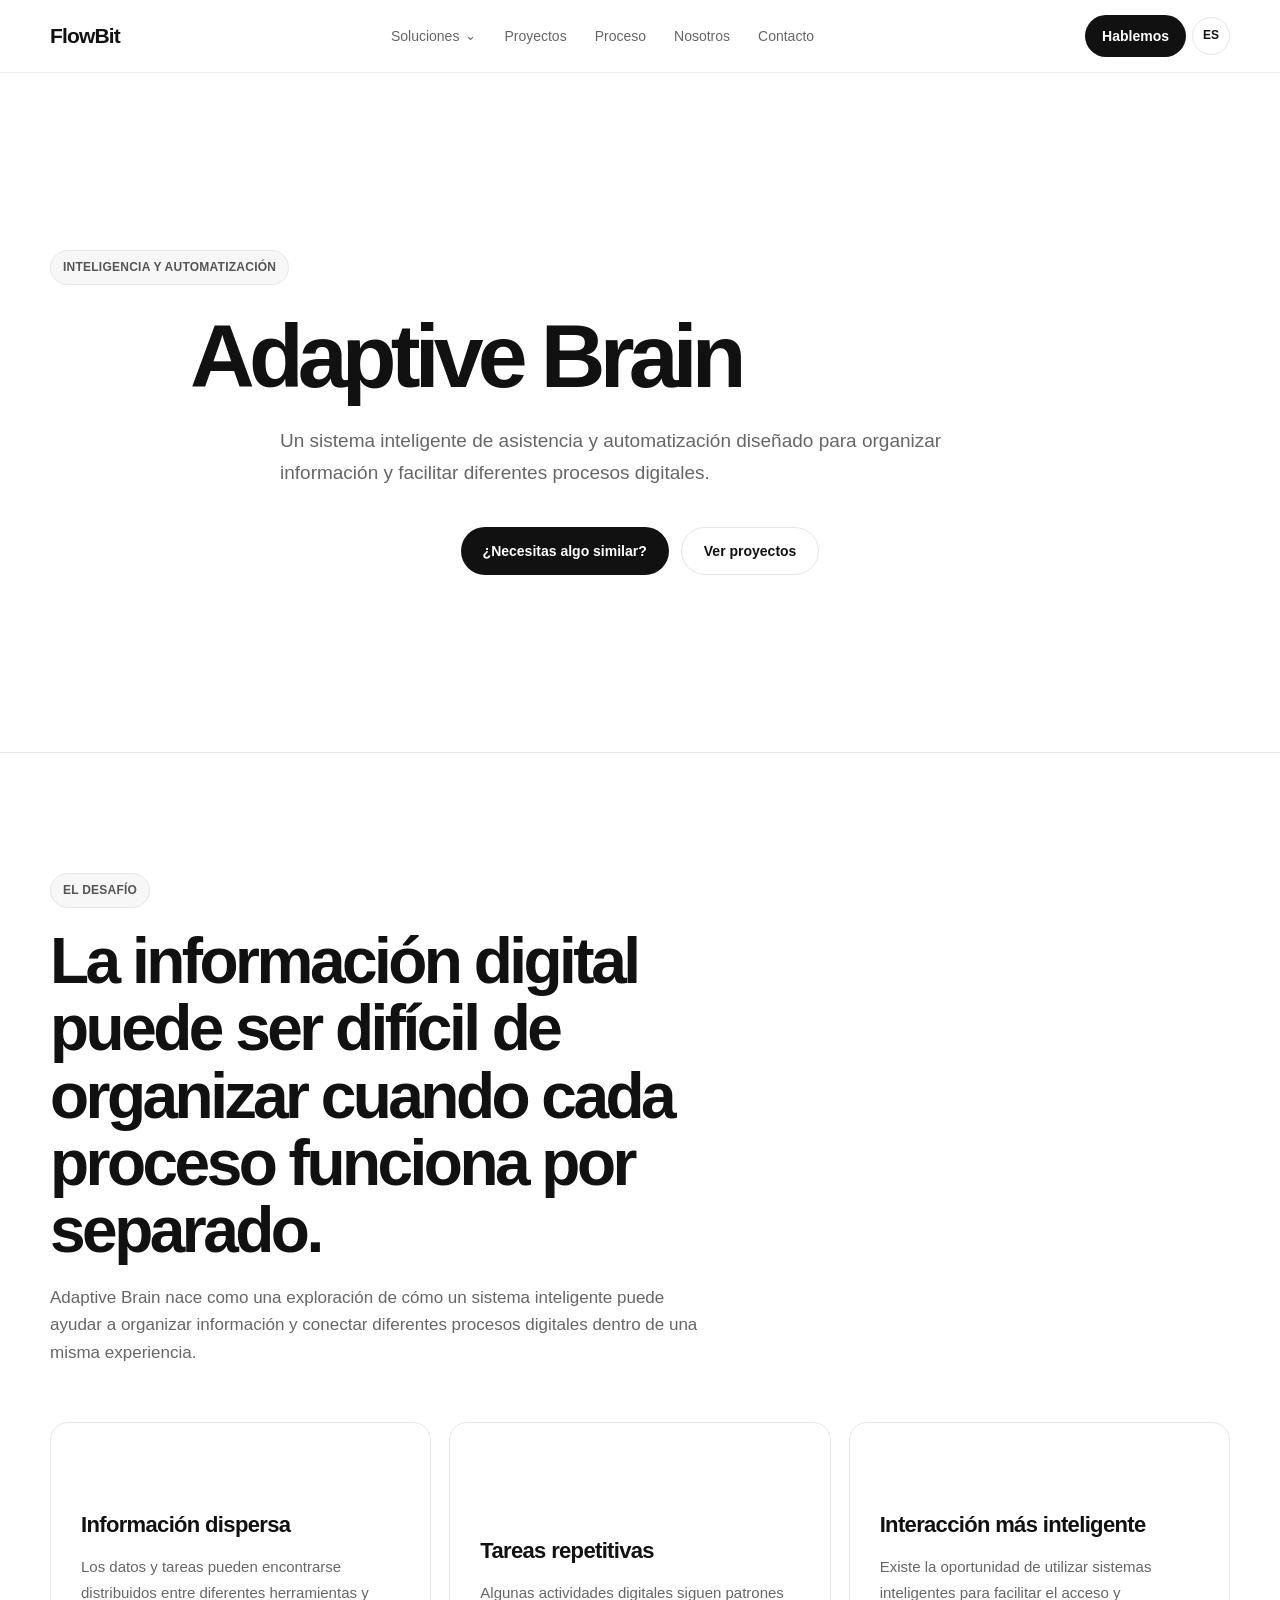
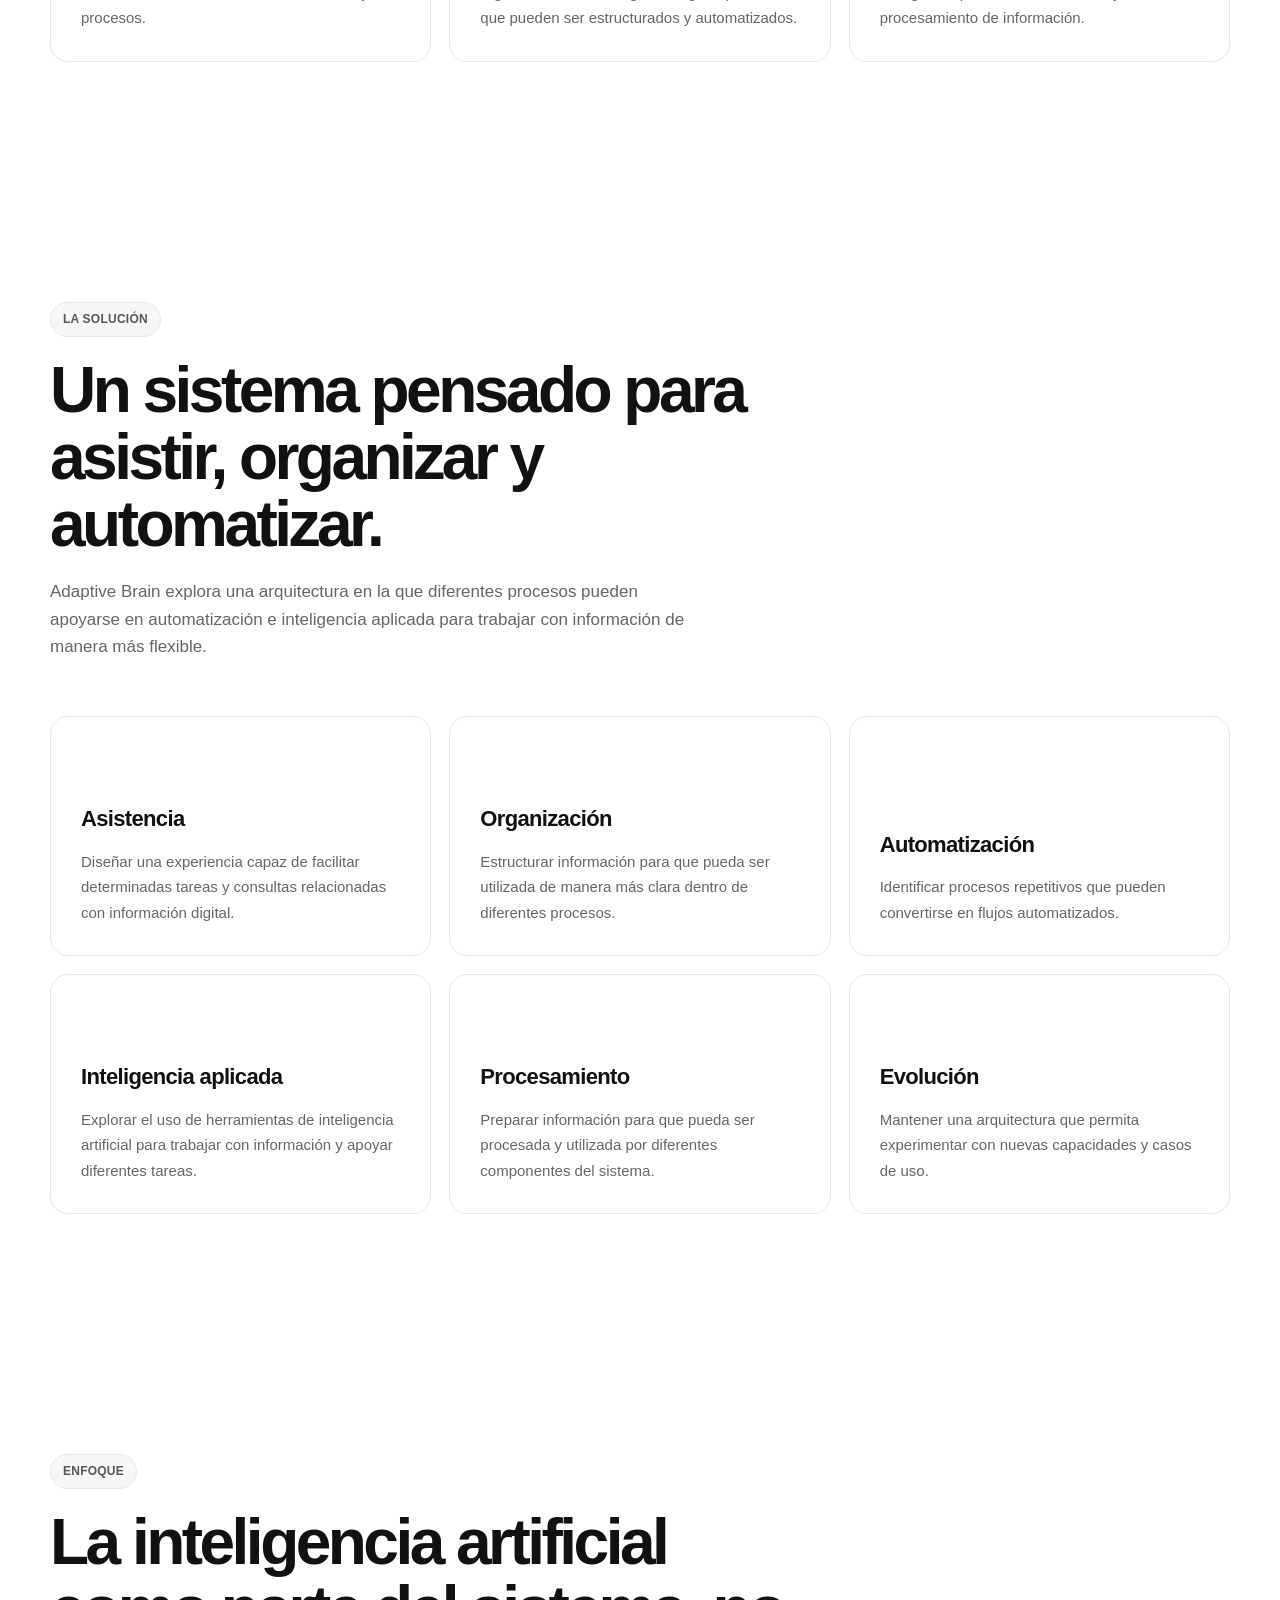
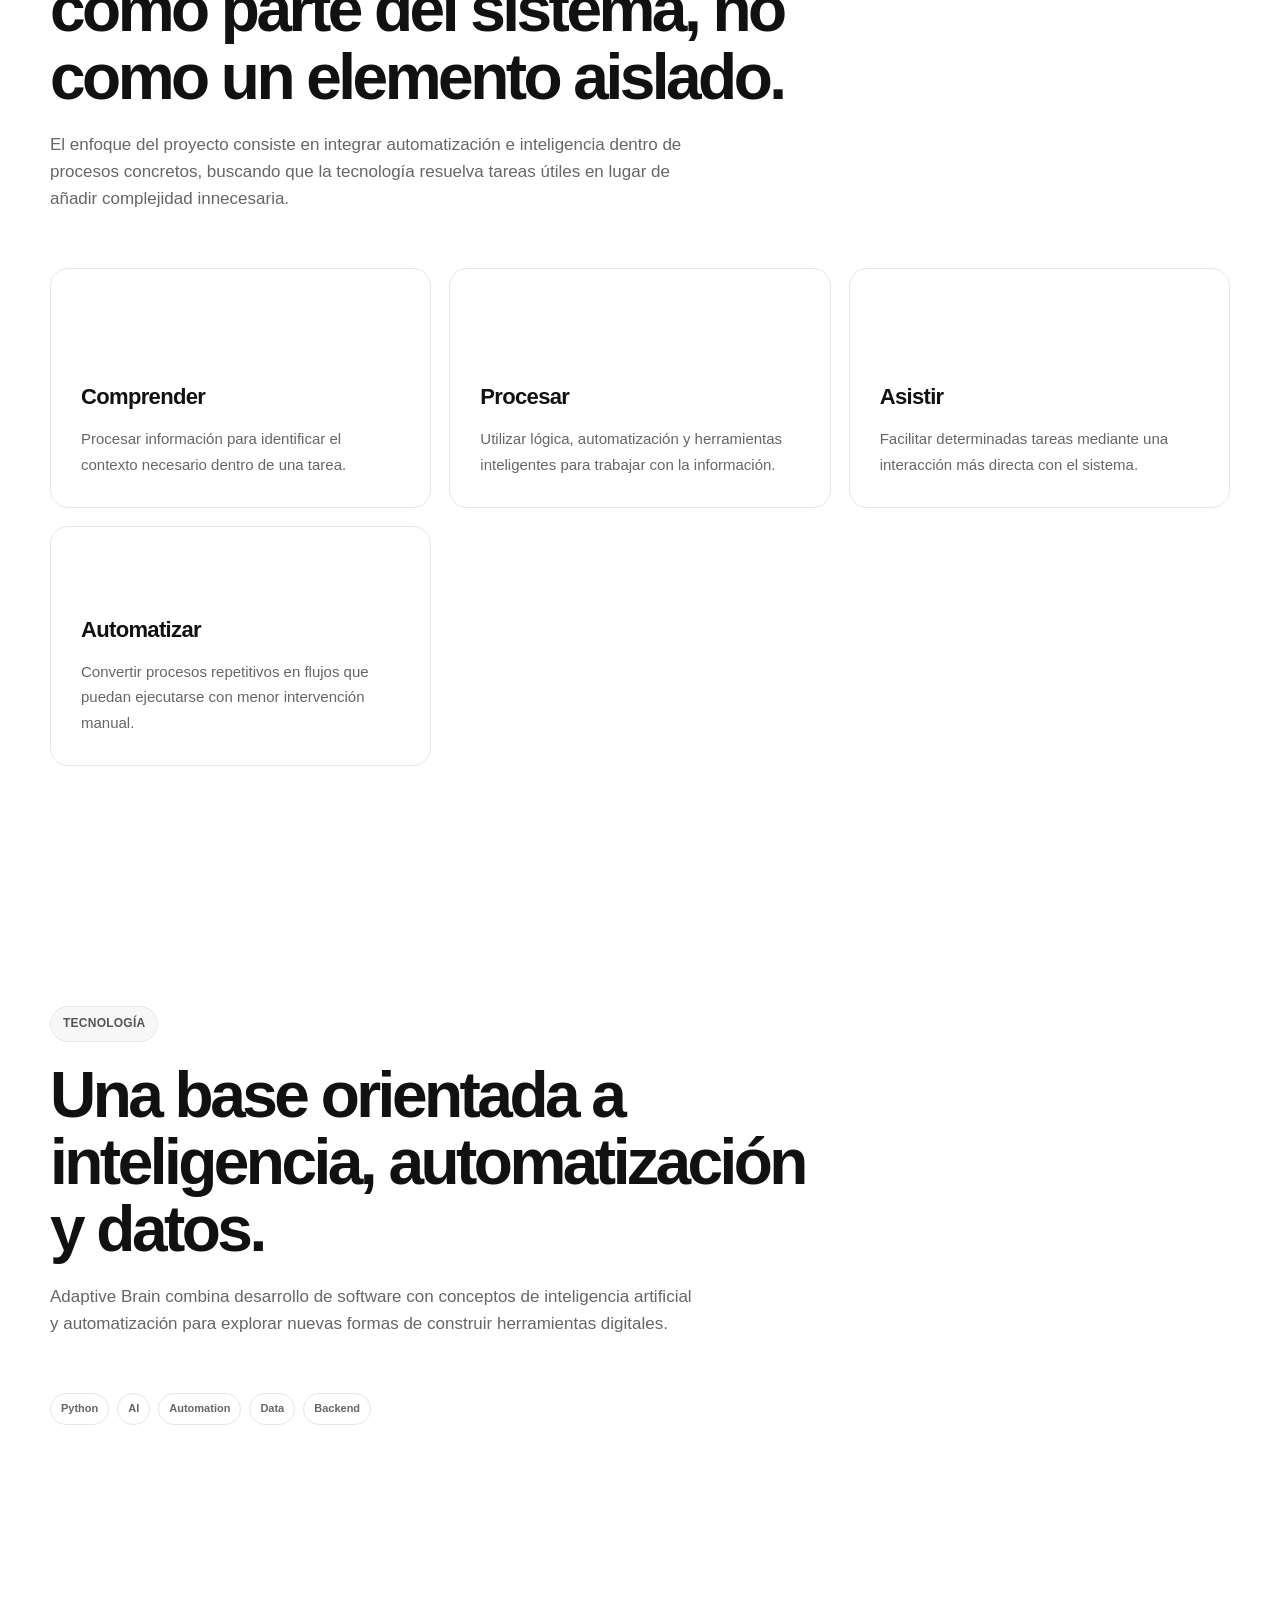
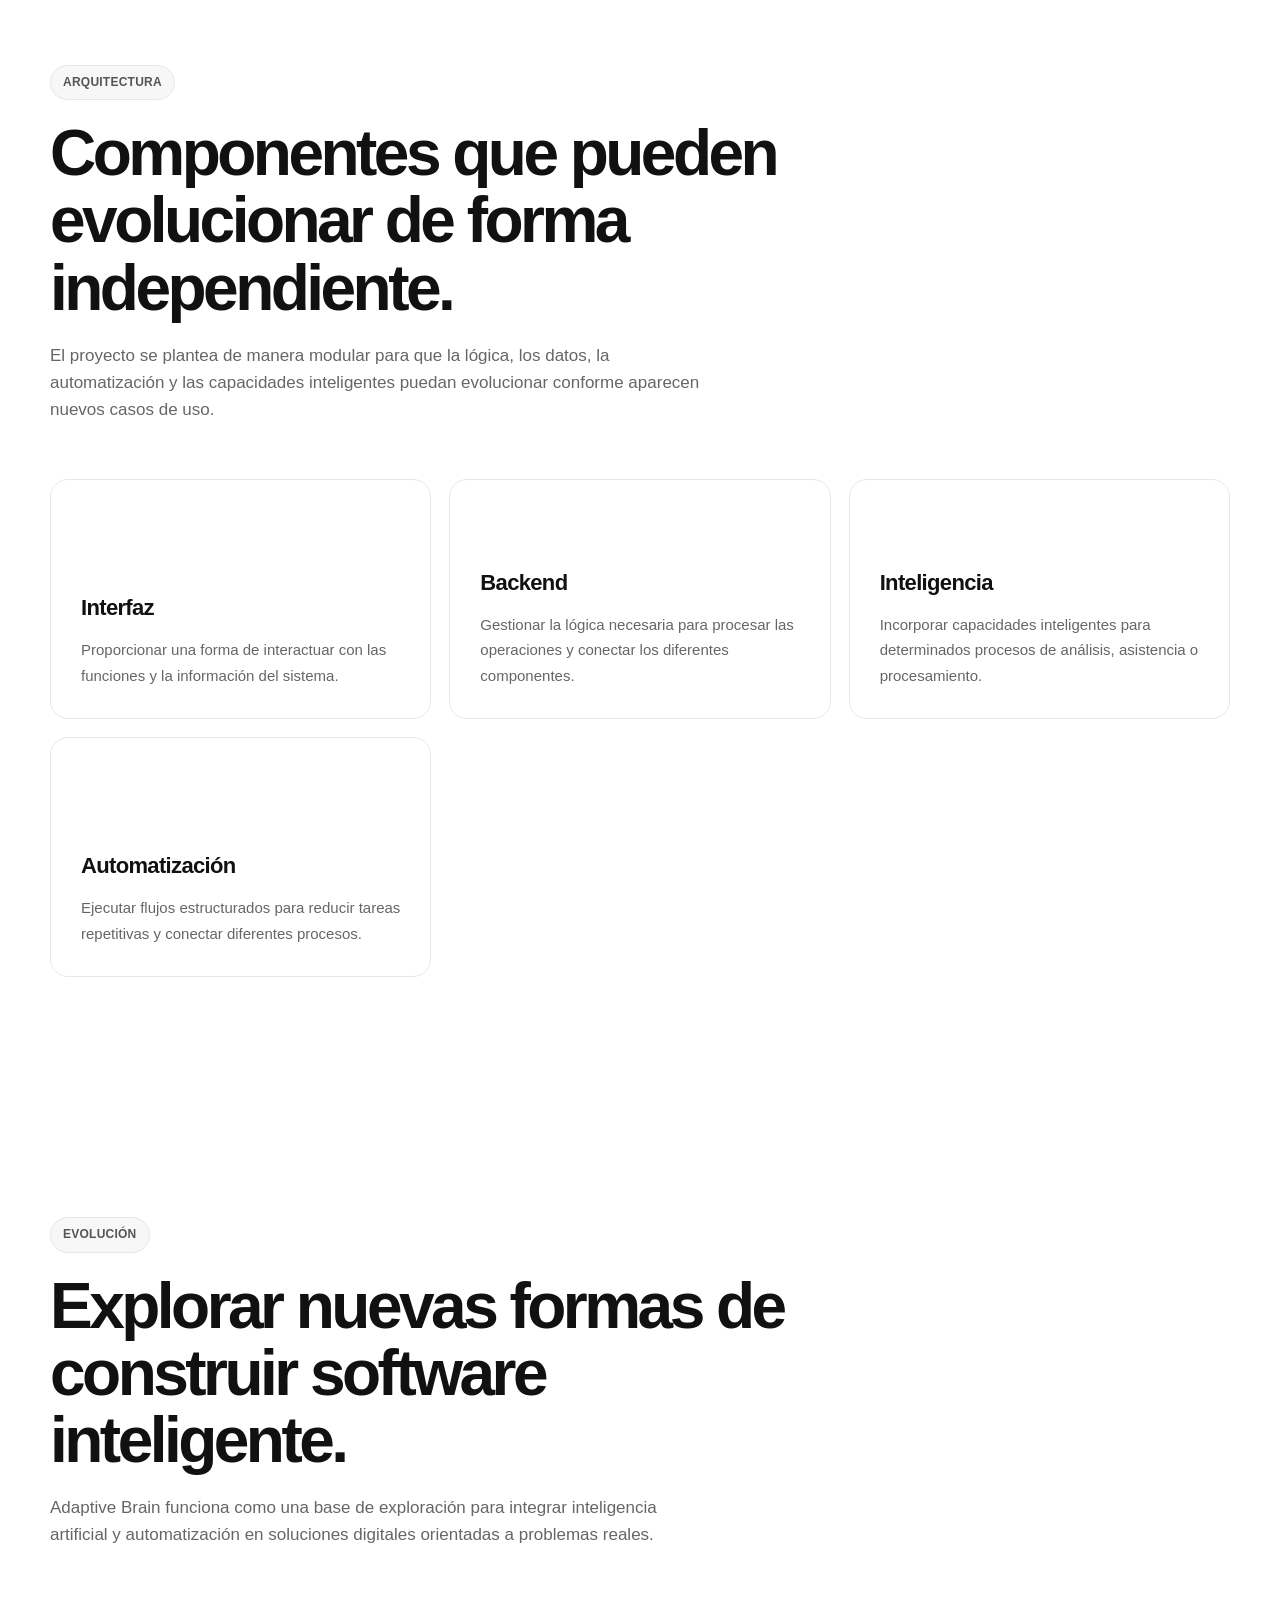
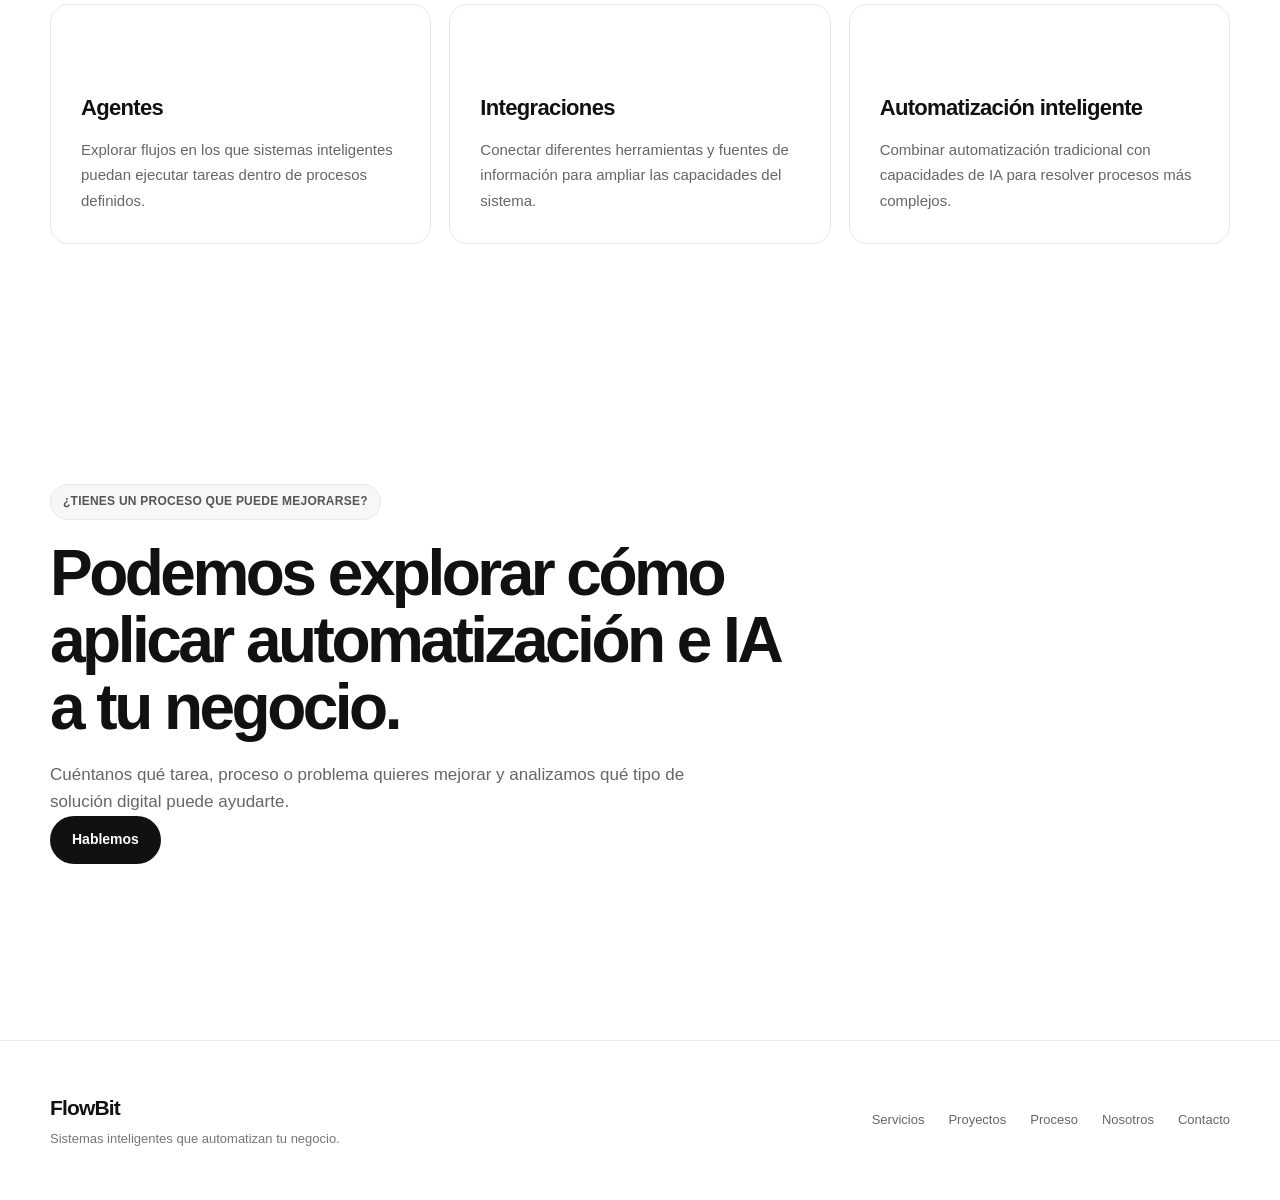
<file: proyectos/adaptive-brain.html>
<!doctype html>
<html lang="es">
  <head>
    <meta charset="UTF-8" />

    <meta name="viewport" content="width=device-width, initial-scale=1.0" />

    <title>
      Adaptive Brain | Sistema inteligente de asistencia y automatización
    </title>

    <meta
      name="description"
      content="Adaptive Brain es un sistema inteligente de asistencia y automatización desarrollado para organizar información y facilitar diferentes procesos digitales."
    />

    <link rel="stylesheet" href="../css/styles.css" />
  </head>

  <body>
    <!-- NAVBAR -->

    <header class="navbar">
      <div class="container navbar-content">
        <a href="../index.html" class="logo">FlowBit</a>

        <nav class="nav-links">
          <div class="nav-dropdown">
            <button class="nav-dropdown-toggle" type="button">
              Soluciones
              <span aria-hidden="true">⌄</span>
            </button>

            <div class="nav-dropdown-menu">
              <a href="../servicios/sistemas.html">Sistemas empresariales</a>
              <a href="../servicios/automatizacion.html">Automatización</a>
              <a href="../servicios/ia.html">IA aplicada</a>
              <a href="../servicios/datos-backend.html">Datos &amp; Backend</a>
            </div>
          </div>

          <a href="../index.html#projects">Proyectos</a>
          <a href="../index.html#process">Proceso</a>
          <a href="../nosotros/index.html">Nosotros</a>
          <a href="../contacto/index.html">Contacto</a>
        </nav>

        <button
          class="mobile-menu-toggle"
          type="button"
          aria-label="Abrir menú"
        >
          ☰
        </button>

        <div class="nav-actions">
          <a
            href="https://wa.me/593998931349?text=Hola%20FlowBit,%20quiero%20hablar%20sobre%20un%20proyecto"
            class="nav-cta"
            target="_blank"
            rel="noopener noreferrer"
          >
            Hablemos
          </a>

          <button
            id="lang-switch"
            class="lang-switch"
            type="button"
            aria-label="Cambiar idioma"
          >
            EN
          </button>
        </div>
      </div>
    </header>

    <!-- HERO -->
    <section class="hero service-hero">
      <div class="container">
        <span class="eyebrow"> INTELIGENCIA Y AUTOMATIZACIÓN </span>

        <h1>Adaptive Brain</h1>

        <p class="hero-description">
          Un sistema inteligente de asistencia y automatización diseñado para
          organizar información y facilitar diferentes procesos digitales.
        </p>

        <div class="hero-actions">
          <a href="../contacto/index.html" class="btn btn-primary">
            ¿Necesitas algo similar?
          </a>

          <a href="../index.html#projects" class="btn btn-secondary">
            Ver proyectos
          </a>
        </div>
      </div>
    </section>

    <!-- DESAFÍO -->
    <section class="section">
      <div class="container">
        <div class="section-heading">
          <span class="eyebrow"> EL DESAFÍO </span>

          <h2>
            La información digital puede ser difícil de organizar cuando cada
            proceso funciona por separado.
          </h2>

          <p>
            Adaptive Brain nace como una exploración de cómo un sistema
            inteligente puede ayudar a organizar información y conectar
            diferentes procesos digitales dentro de una misma experiencia.
          </p>
        </div>

        <div class="cards-grid">
          <article class="card">
            <h3>Información dispersa</h3>

            <p>
              Los datos y tareas pueden encontrarse distribuidos entre
              diferentes herramientas y procesos.
            </p>
          </article>

          <article class="card">
            <h3>Tareas repetitivas</h3>

            <p>
              Algunas actividades digitales siguen patrones que pueden ser
              estructurados y automatizados.
            </p>
          </article>

          <article class="card">
            <h3>Interacción más inteligente</h3>

            <p>
              Existe la oportunidad de utilizar sistemas inteligentes para
              facilitar el acceso y procesamiento de información.
            </p>
          </article>
        </div>
      </div>
    </section>

    <!-- SOLUCIÓN -->
    <section class="section">
      <div class="container">
        <div class="section-heading">
          <span class="eyebrow"> LA SOLUCIÓN </span>

          <h2>Un sistema pensado para asistir, organizar y automatizar.</h2>

          <p>
            Adaptive Brain explora una arquitectura en la que diferentes
            procesos pueden apoyarse en automatización e inteligencia aplicada
            para trabajar con información de manera más flexible.
          </p>
        </div>

        <div class="cards-grid">
          <article class="card">
            <h3>Asistencia</h3>

            <p>
              Diseñar una experiencia capaz de facilitar determinadas tareas y
              consultas relacionadas con información digital.
            </p>
          </article>

          <article class="card">
            <h3>Organización</h3>

            <p>
              Estructurar información para que pueda ser utilizada de manera más
              clara dentro de diferentes procesos.
            </p>
          </article>

          <article class="card">
            <h3>Automatización</h3>

            <p>
              Identificar procesos repetitivos que pueden convertirse en flujos
              automatizados.
            </p>
          </article>

          <article class="card">
            <h3>Inteligencia aplicada</h3>

            <p>
              Explorar el uso de herramientas de inteligencia artificial para
              trabajar con información y apoyar diferentes tareas.
            </p>
          </article>

          <article class="card">
            <h3>Procesamiento</h3>

            <p>
              Preparar información para que pueda ser procesada y utilizada por
              diferentes componentes del sistema.
            </p>
          </article>

          <article class="card">
            <h3>Evolución</h3>

            <p>
              Mantener una arquitectura que permita experimentar con nuevas
              capacidades y casos de uso.
            </p>
          </article>
        </div>
      </div>
    </section>

    <!-- ENFOQUE -->
    <section class="section">
      <div class="container">
        <div class="section-heading">
          <span class="eyebrow"> ENFOQUE </span>

          <h2>
            La inteligencia artificial como parte del sistema, no como un
            elemento aislado.
          </h2>

          <p>
            El enfoque del proyecto consiste en integrar automatización e
            inteligencia dentro de procesos concretos, buscando que la
            tecnología resuelva tareas útiles en lugar de añadir complejidad
            innecesaria.
          </p>
        </div>

        <div class="cards-grid">
          <article class="card">
            <h3>Comprender</h3>

            <p>
              Procesar información para identificar el contexto necesario dentro
              de una tarea.
            </p>
          </article>

          <article class="card">
            <h3>Procesar</h3>

            <p>
              Utilizar lógica, automatización y herramientas inteligentes para
              trabajar con la información.
            </p>
          </article>

          <article class="card">
            <h3>Asistir</h3>

            <p>
              Facilitar determinadas tareas mediante una interacción más directa
              con el sistema.
            </p>
          </article>

          <article class="card">
            <h3>Automatizar</h3>

            <p>
              Convertir procesos repetitivos en flujos que puedan ejecutarse con
              menor intervención manual.
            </p>
          </article>
        </div>
      </div>
    </section>

    <!-- TECNOLOGÍA -->
    <section class="section">
      <div class="container">
        <div class="section-heading">
          <span class="eyebrow"> TECNOLOGÍA </span>

          <h2>Una base orientada a inteligencia, automatización y datos.</h2>

          <p>
            Adaptive Brain combina desarrollo de software con conceptos de
            inteligencia artificial y automatización para explorar nuevas formas
            de construir herramientas digitales.
          </p>
        </div>

        <div class="service-tags">
          <span> Python </span>

          <span> AI </span>

          <span> Automation </span>

          <span> Data </span>

          <span> Backend </span>
        </div>
      </div>
    </section>

    <!-- ARQUITECTURA -->
    <section class="section">
      <div class="container">
        <div class="section-heading">
          <span class="eyebrow"> ARQUITECTURA </span>

          <h2>Componentes que pueden evolucionar de forma independiente.</h2>

          <p>
            El proyecto se plantea de manera modular para que la lógica, los
            datos, la automatización y las capacidades inteligentes puedan
            evolucionar conforme aparecen nuevos casos de uso.
          </p>
        </div>

        <div class="cards-grid">
          <article class="card">
            <h3>Interfaz</h3>

            <p>
              Proporcionar una forma de interactuar con las funciones y la
              información del sistema.
            </p>
          </article>

          <article class="card">
            <h3>Backend</h3>

            <p>
              Gestionar la lógica necesaria para procesar las operaciones y
              conectar los diferentes componentes.
            </p>
          </article>

          <article class="card">
            <h3>Inteligencia</h3>

            <p>
              Incorporar capacidades inteligentes para determinados procesos de
              análisis, asistencia o procesamiento.
            </p>
          </article>

          <article class="card">
            <h3>Automatización</h3>

            <p>
              Ejecutar flujos estructurados para reducir tareas repetitivas y
              conectar diferentes procesos.
            </p>
          </article>
        </div>
      </div>
    </section>

    <!-- EVOLUCIÓN -->
    <section class="section">
      <div class="container">
        <div class="section-heading">
          <span class="eyebrow"> EVOLUCIÓN </span>

          <h2>Explorar nuevas formas de construir software inteligente.</h2>

          <p>
            Adaptive Brain funciona como una base de exploración para integrar
            inteligencia artificial y automatización en soluciones digitales
            orientadas a problemas reales.
          </p>
        </div>

        <div class="cards-grid">
          <article class="card">
            <h3>Agentes</h3>

            <p>
              Explorar flujos en los que sistemas inteligentes puedan ejecutar
              tareas dentro de procesos definidos.
            </p>
          </article>

          <article class="card">
            <h3>Integraciones</h3>

            <p>
              Conectar diferentes herramientas y fuentes de información para
              ampliar las capacidades del sistema.
            </p>
          </article>

          <article class="card">
            <h3>Automatización inteligente</h3>

            <p>
              Combinar automatización tradicional con capacidades de IA para
              resolver procesos más complejos.
            </p>
          </article>
        </div>
      </div>
    </section>

    <!-- CTA -->
    <section class="section">
      <div class="container">
        <div class="section-heading">
          <span class="eyebrow"> ¿TIENES UN PROCESO QUE PUEDE MEJORARSE? </span>

          <h2>
            Podemos explorar cómo aplicar automatización e IA a tu negocio.
          </h2>

          <p>
            Cuéntanos qué tarea, proceso o problema quieres mejorar y analizamos
            qué tipo de solución digital puede ayudarte.
          </p>

          <a href="../contacto/index.html" class="btn btn-primary">
            Hablemos
          </a>
        </div>
      </div>
    </section>

    <!-- FOOTER -->

    <footer class="footer">
      <div class="container footer-content">
        <div>
          <a href="../index.html" class="logo">FlowBit</a>

          <p>Sistemas inteligentes que automatizan tu negocio.</p>
        </div>

        <div class="footer-links">
          <a href="../index.html#services">Servicios</a>
          <a href="../index.html#projects">Proyectos</a>
          <a href="../index.html#process">Proceso</a>
          <a href="../nosotros/index.html">Nosotros</a>
          <a href="../contacto/index.html">Contacto</a>
        </div>
      </div>
    </footer>

    <script type="module" src="../js/main.js"></script>
  </body>
</html>
</file>
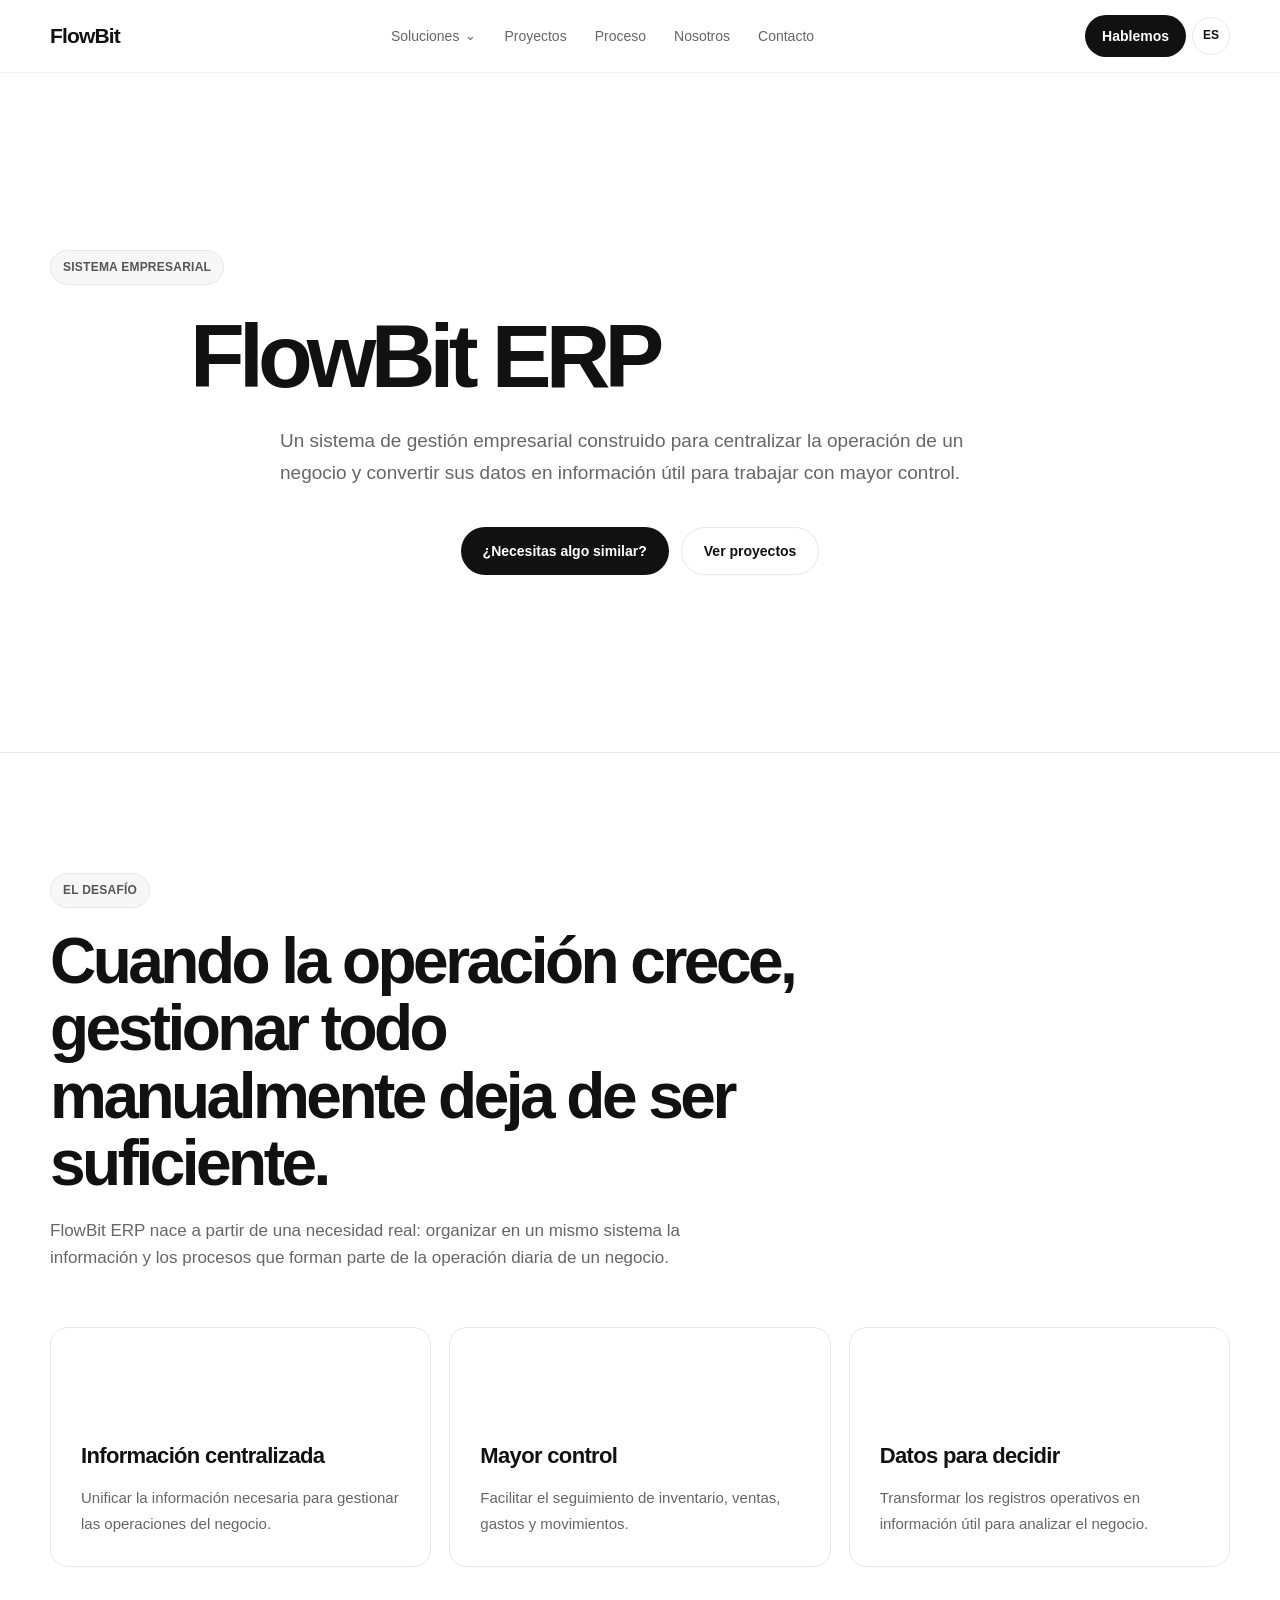
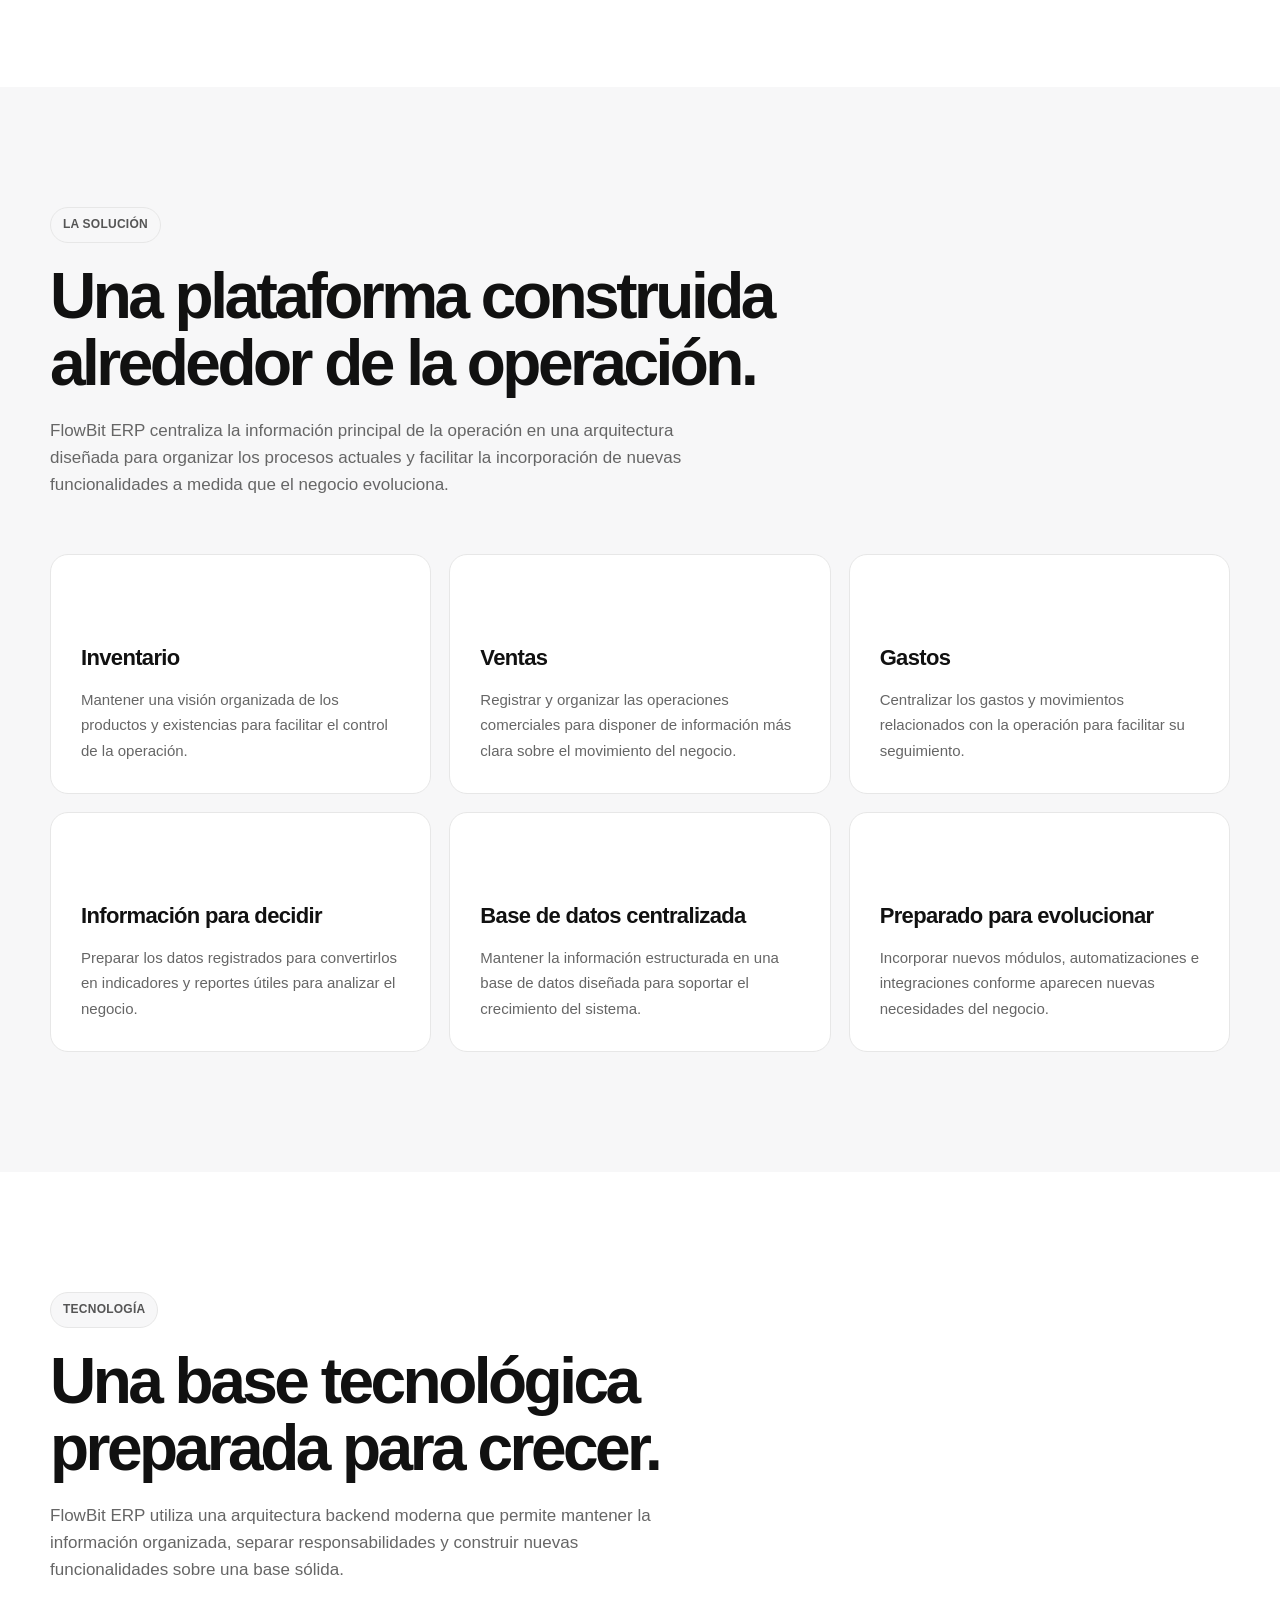
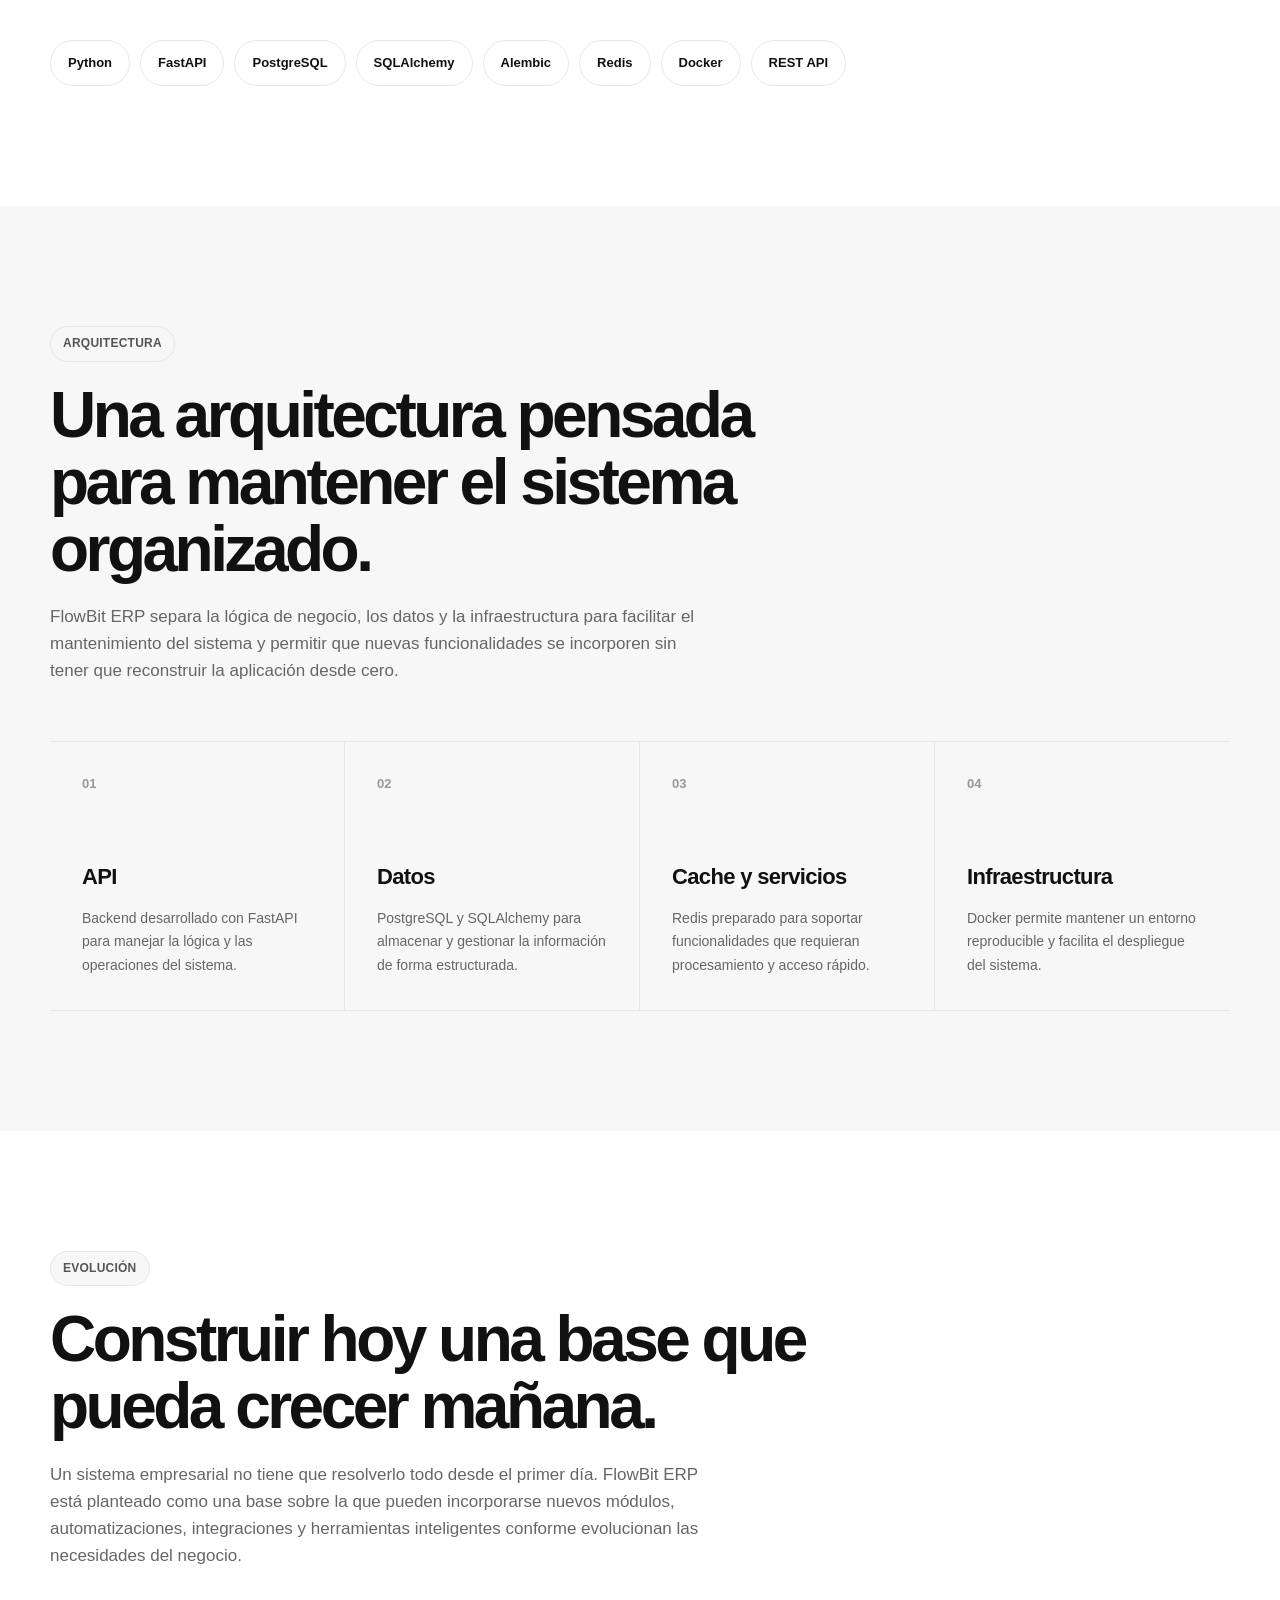
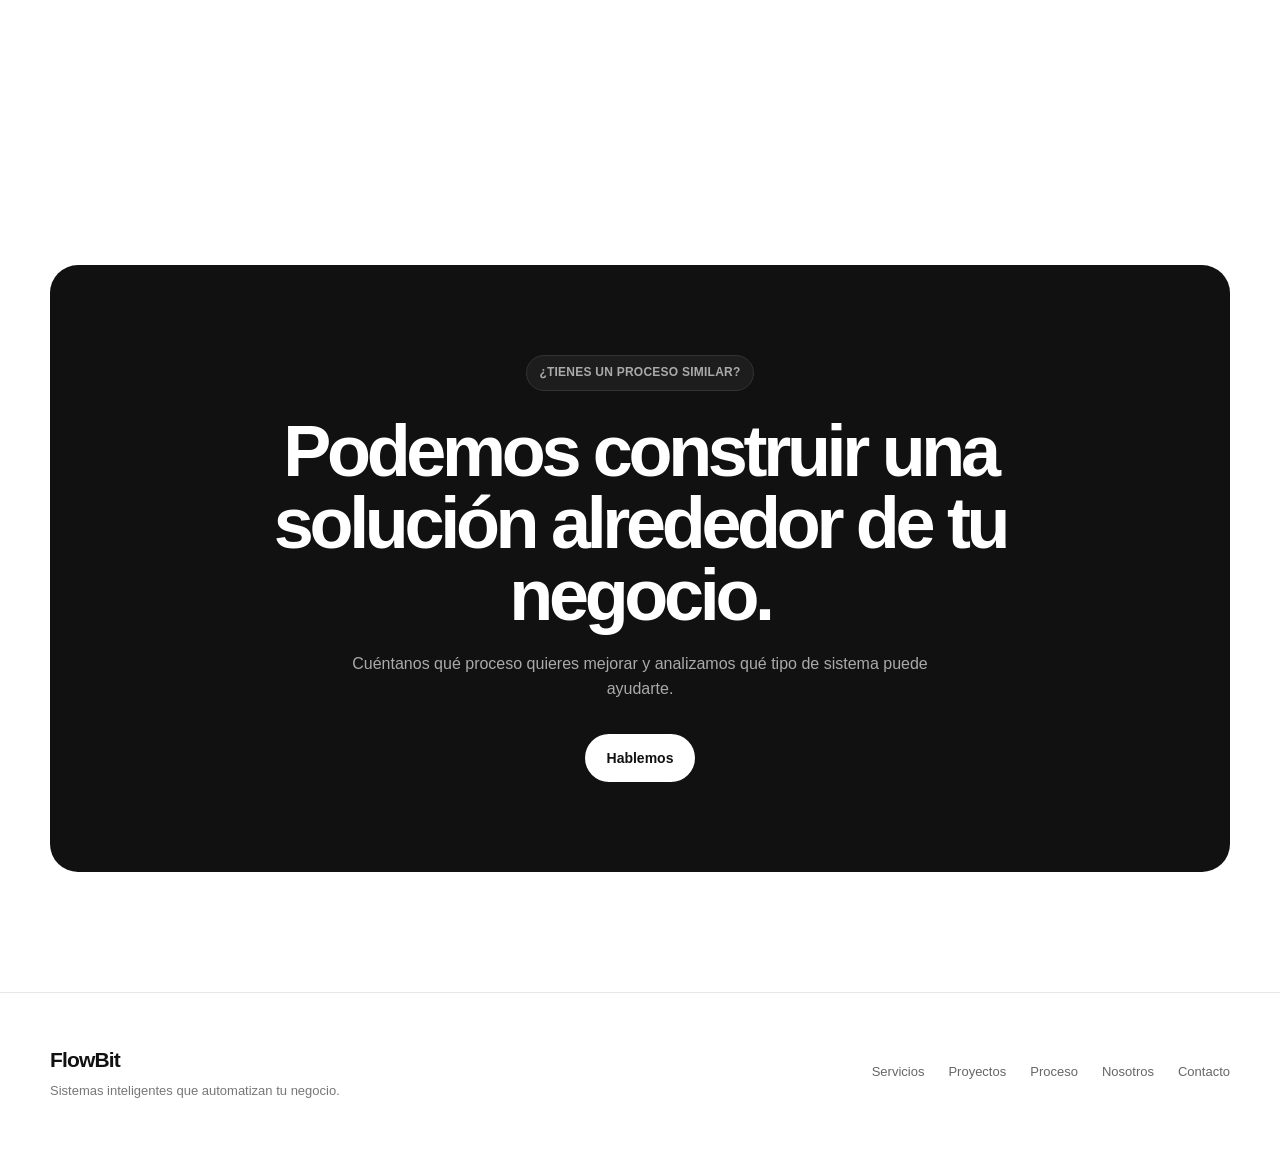
<file: proyectos/flowbit-erp.html>
<!doctype html>
<html lang="es">
  <head>
    <meta charset="UTF-8" />

    <meta name="viewport" content="width=device-width, initial-scale=1.0" />

    <title>FlowBit ERP | Sistema de gestión empresarial</title>

    <meta
      name="description"
      content="FlowBit ERP es un sistema de gestión empresarial desarrollado para centralizar ventas, inventario, gastos y operaciones."
    />

    <link rel="stylesheet" href="../css/styles.css" />
  </head>

  <body>
    <!-- NAVBAR -->

    <header class="navbar">
      <div class="container navbar-content">
        <a href="../index.html" class="logo">FlowBit</a>

        <nav class="nav-links">
          <div class="nav-dropdown">
            <button class="nav-dropdown-toggle" type="button">
              Soluciones
              <span aria-hidden="true">⌄</span>
            </button>

            <div class="nav-dropdown-menu">
              <a href="../servicios/sistemas.html">Sistemas empresariales</a>
              <a href="../servicios/automatizacion.html">Automatización</a>
              <a href="../servicios/ia.html">IA aplicada</a>
              <a href="../servicios/datos-backend.html">Datos &amp; Backend</a>
            </div>
          </div>

          <a href="../index.html#projects">Proyectos</a>
          <a href="../index.html#process">Proceso</a>
          <a href="../nosotros/index.html">Nosotros</a>
          <a href="../contacto/index.html">Contacto</a>
        </nav>

        <button
          class="mobile-menu-toggle"
          type="button"
          aria-label="Abrir menú"
        >
          ☰
        </button>

        <div class="nav-actions">
          <a
            href="https://wa.me/593998931349?text=Hola%20FlowBit,%20quiero%20hablar%20sobre%20un%20proyecto"
            class="nav-cta"
            target="_blank"
            rel="noopener noreferrer"
          >
            Hablemos
          </a>

          <button
            id="lang-switch"
            class="lang-switch"
            type="button"
            aria-label="Cambiar idioma"
          >
            EN
          </button>
        </div>
      </div>
    </header>

    <!-- HERO -->

    <main>
      <section class="hero service-hero">
        <div class="container">
          <span class="eyebrow">SISTEMA EMPRESARIAL</span>

          <h1>FlowBit ERP</h1>

          <p class="hero-description">
            Un sistema de gestión empresarial construido para centralizar la
            operación de un negocio y convertir sus datos en información útil
            para trabajar con mayor control.
          </p>

          <div class="hero-actions">
            <a href="../contacto/index.html" class="btn btn-primary">
              ¿Necesitas algo similar?
            </a>

            <a href="../index.html#projects" class="btn btn-secondary">
              Ver proyectos
            </a>
          </div>
        </div>
      </section>

      <!-- CONTEXTO -->

      <section class="section">
        <div class="container">
          <div class="section-heading">
            <span class="eyebrow"> EL DESAFÍO </span>

            <h2>
              Cuando la operación crece, gestionar todo manualmente deja de ser
              suficiente.
            </h2>

            <p>
              FlowBit ERP nace a partir de una necesidad real: organizar en un
              mismo sistema la información y los procesos que forman parte de la
              operación diaria de un negocio.
            </p>
          </div>

          <div class="cards-grid">
            <article class="card">
              <h3>Información centralizada</h3>

              <p>
                Unificar la información necesaria para gestionar las operaciones
                del negocio.
              </p>
            </article>

            <article class="card">
              <h3>Mayor control</h3>

              <p>
                Facilitar el seguimiento de inventario, ventas, gastos y
                movimientos.
              </p>
            </article>

            <article class="card">
              <h3>Datos para decidir</h3>

              <p>
                Transformar los registros operativos en información útil para
                analizar el negocio.
              </p>
            </article>
          </div>
        </div>
      </section>

      <!-- SOLUCIÓN -->

      <section class="section section-soft">
        <div class="container">
          <div class="section-heading">
            <span class="eyebrow"> LA SOLUCIÓN </span>

            <h2>Una plataforma construida alrededor de la operación.</h2>

            <p>
              FlowBit ERP centraliza la información principal de la operación en
              una arquitectura diseñada para organizar los procesos actuales y
              facilitar la incorporación de nuevas funcionalidades a medida que
              el negocio evoluciona.
            </p>
          </div>

          <div class="cards-grid">
            <article class="card">
              <h3>Inventario</h3>

              <p>
                Mantener una visión organizada de los productos y existencias
                para facilitar el control de la operación.
              </p>
            </article>

            <article class="card">
              <h3>Ventas</h3>

              <p>
                Registrar y organizar las operaciones comerciales para disponer
                de información más clara sobre el movimiento del negocio.
              </p>
            </article>

            <article class="card">
              <h3>Gastos</h3>

              <p>
                Centralizar los gastos y movimientos relacionados con la
                operación para facilitar su seguimiento.
              </p>
            </article>

            <article class="card">
              <h3>Información para decidir</h3>

              <p>
                Preparar los datos registrados para convertirlos en indicadores
                y reportes útiles para analizar el negocio.
              </p>
            </article>

            <article class="card">
              <h3>Base de datos centralizada</h3>

              <p>
                Mantener la información estructurada en una base de datos
                diseñada para soportar el crecimiento del sistema.
              </p>
            </article>

            <article class="card">
              <h3>Preparado para evolucionar</h3>

              <p>
                Incorporar nuevos módulos, automatizaciones e integraciones
                conforme aparecen nuevas necesidades del negocio.
              </p>
            </article>
          </div>
        </div>
      </section>

      <!-- TECNOLOGÍA -->

      <section class="section">
        <div class="container">
          <div class="section-heading">
            <span class="eyebrow"> TECNOLOGÍA </span>

            <h2>Una base tecnológica preparada para crecer.</h2>

            <p>
              FlowBit ERP utiliza una arquitectura backend moderna que permite
              mantener la información organizada, separar responsabilidades y
              construir nuevas funcionalidades sobre una base sólida.
            </p>
          </div>

          <div class="tech-list">
            <span>Python</span>
            <span>FastAPI</span>
            <span>PostgreSQL</span>
            <span>SQLAlchemy</span>
            <span>Alembic</span>
            <span>Redis</span>
            <span>Docker</span>
            <span>REST API</span>
          </div>
        </div>
      </section>

      <!-- ARQUITECTURA -->

      <section class="section section-soft">
        <div class="container">
          <div class="section-heading">
            <span class="eyebrow"> ARQUITECTURA </span>

            <h2>
              Una arquitectura pensada para mantener el sistema organizado.
            </h2>

            <p>
              FlowBit ERP separa la lógica de negocio, los datos y la
              infraestructura para facilitar el mantenimiento del sistema y
              permitir que nuevas funcionalidades se incorporen sin tener que
              reconstruir la aplicación desde cero.
            </p>
          </div>

          <div class="process-grid">
            <article class="process-item">
              <span>01</span>

              <h3>API</h3>

              <p>
                Backend desarrollado con FastAPI para manejar la lógica y las
                operaciones del sistema.
              </p>
            </article>

            <article class="process-item">
              <span>02</span>

              <h3>Datos</h3>

              <p>
                PostgreSQL y SQLAlchemy para almacenar y gestionar la
                información de forma estructurada.
              </p>
            </article>

            <article class="process-item">
              <span>03</span>

              <h3>Cache y servicios</h3>

              <p>
                Redis preparado para soportar funcionalidades que requieran
                procesamiento y acceso rápido.
              </p>
            </article>

            <article class="process-item">
              <span>04</span>

              <h3>Infraestructura</h3>

              <p>
                Docker permite mantener un entorno reproducible y facilita el
                despliegue del sistema.
              </p>
            </article>
          </div>
        </div>
      </section>

      <!-- ESTADO -->

      <section class="section">
        <div class="container">
          <div class="section-heading">
            <span class="eyebrow"> EVOLUCIÓN </span>

            <h2>Construir hoy una base que pueda crecer mañana.</h2>

            <p>
              Un sistema empresarial no tiene que resolverlo todo desde el
              primer día. FlowBit ERP está planteado como una base sobre la que
              pueden incorporarse nuevos módulos, automatizaciones,
              integraciones y herramientas inteligentes conforme evolucionan las
              necesidades del negocio.
            </p>
          </div>
        </div>
      </section>

      <!-- CTA -->

      <section class="section">
        <div class="container">
          <div class="cta-box">
            <span class="eyebrow"> ¿TIENES UN PROCESO SIMILAR? </span>

            <h2>Podemos construir una solución alrededor de tu negocio.</h2>

            <p>
              Cuéntanos qué proceso quieres mejorar y analizamos qué tipo de
              sistema puede ayudarte.
            </p>

            <a href="../contacto/index.html" class="btn btn-primary">
              Hablemos
            </a>
          </div>
        </div>
      </section>
    </main>

    <!-- FOOTER -->

    <footer class="footer">
      <div class="container footer-content">
        <div>
          <a href="../index.html" class="logo">FlowBit</a>

          <p>Sistemas inteligentes que automatizan tu negocio.</p>
        </div>

        <div class="footer-links">
          <a href="../index.html#services">Servicios</a>
          <a href="../index.html#projects">Proyectos</a>
          <a href="../index.html#process">Proceso</a>
          <a href="../nosotros/index.html">Nosotros</a>
          <a href="../contacto/index.html">Contacto</a>
        </div>
      </div>
    </footer>

    <script type="module" src="../js/main.js"></script>
  </body>
</html>
</file>
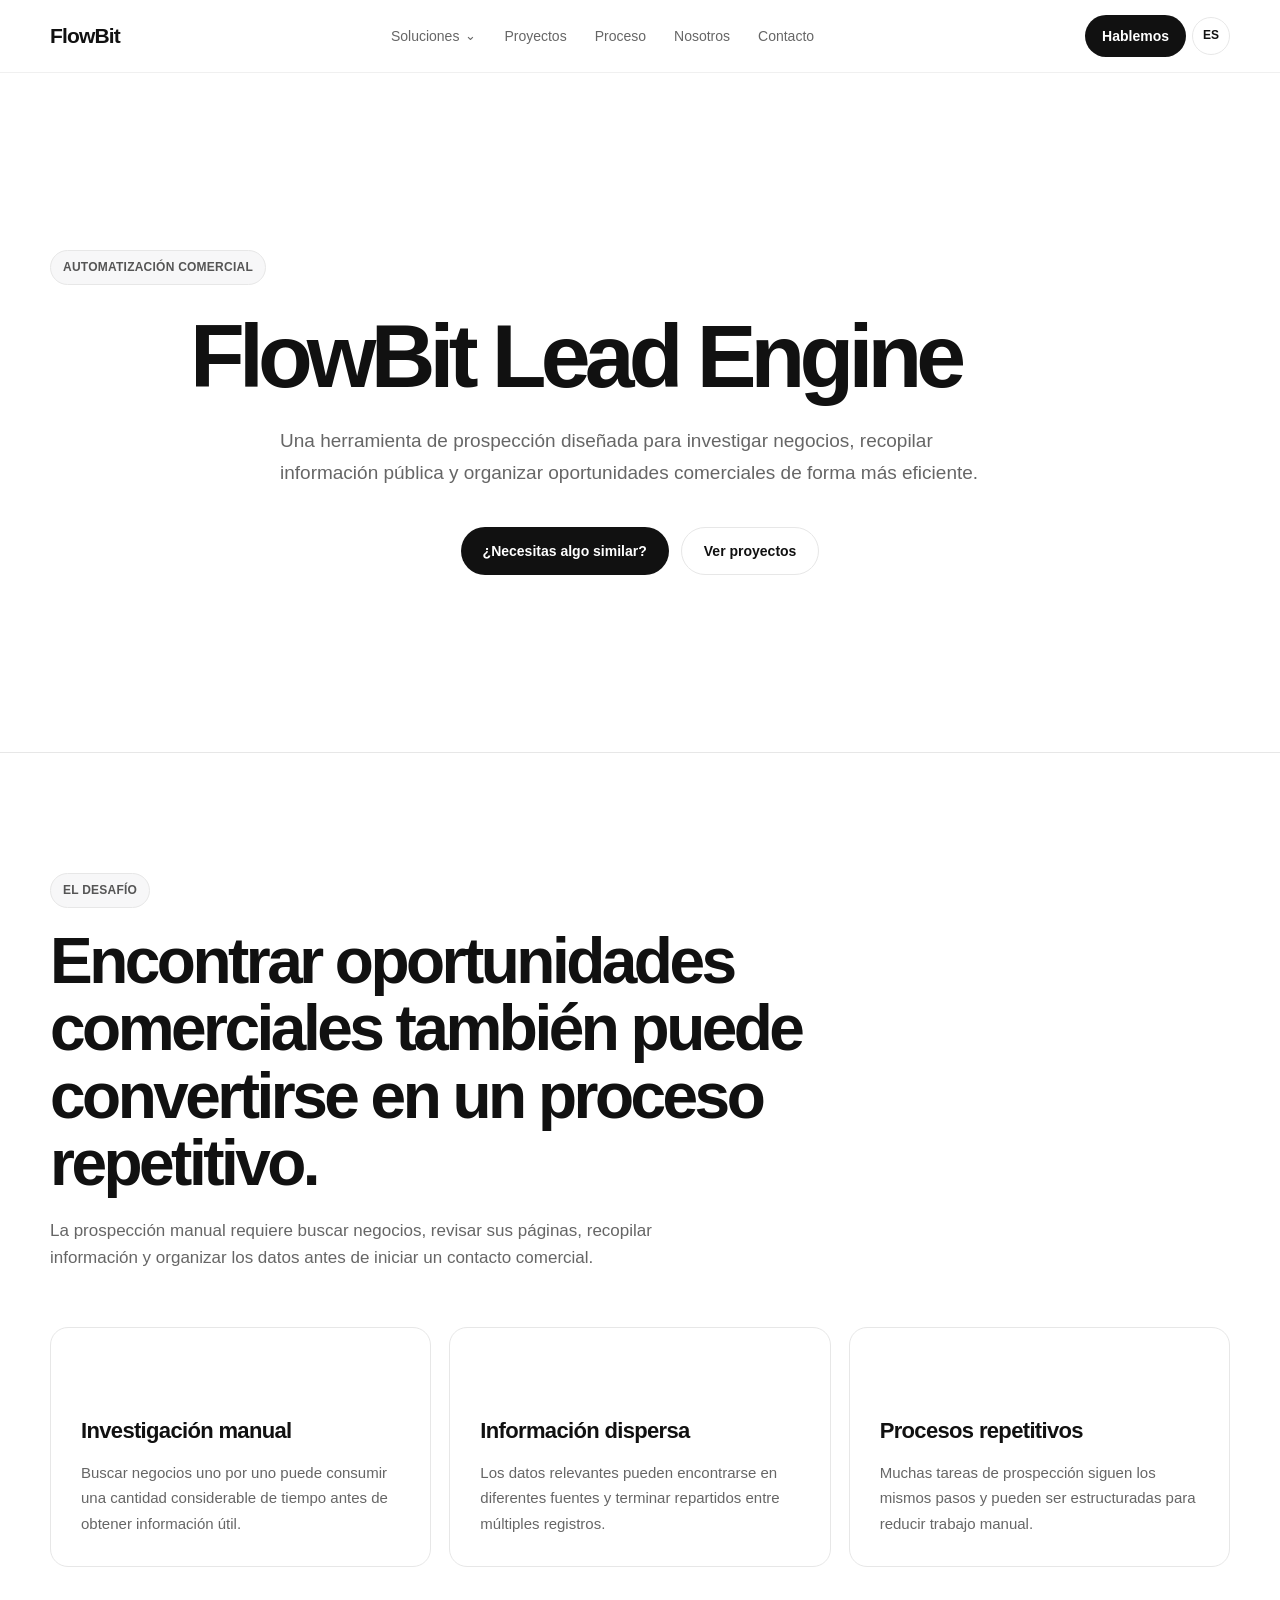
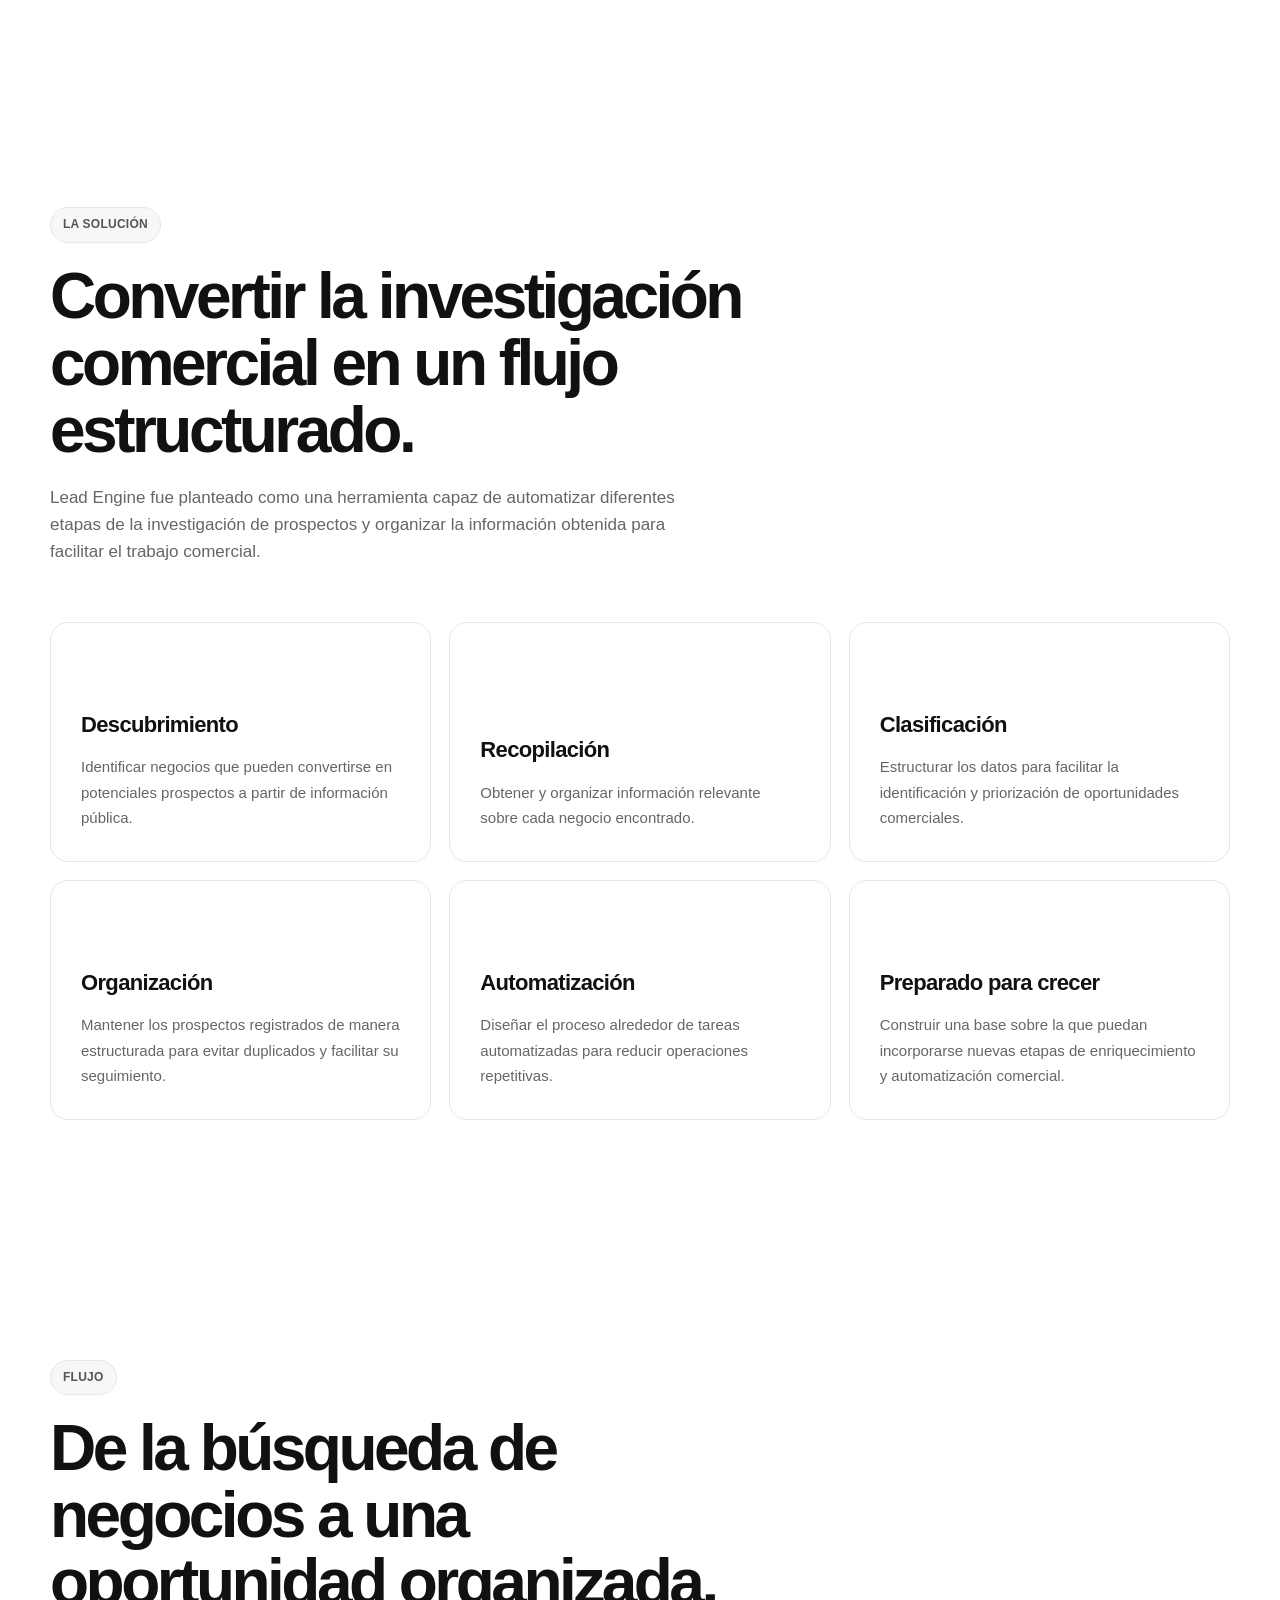
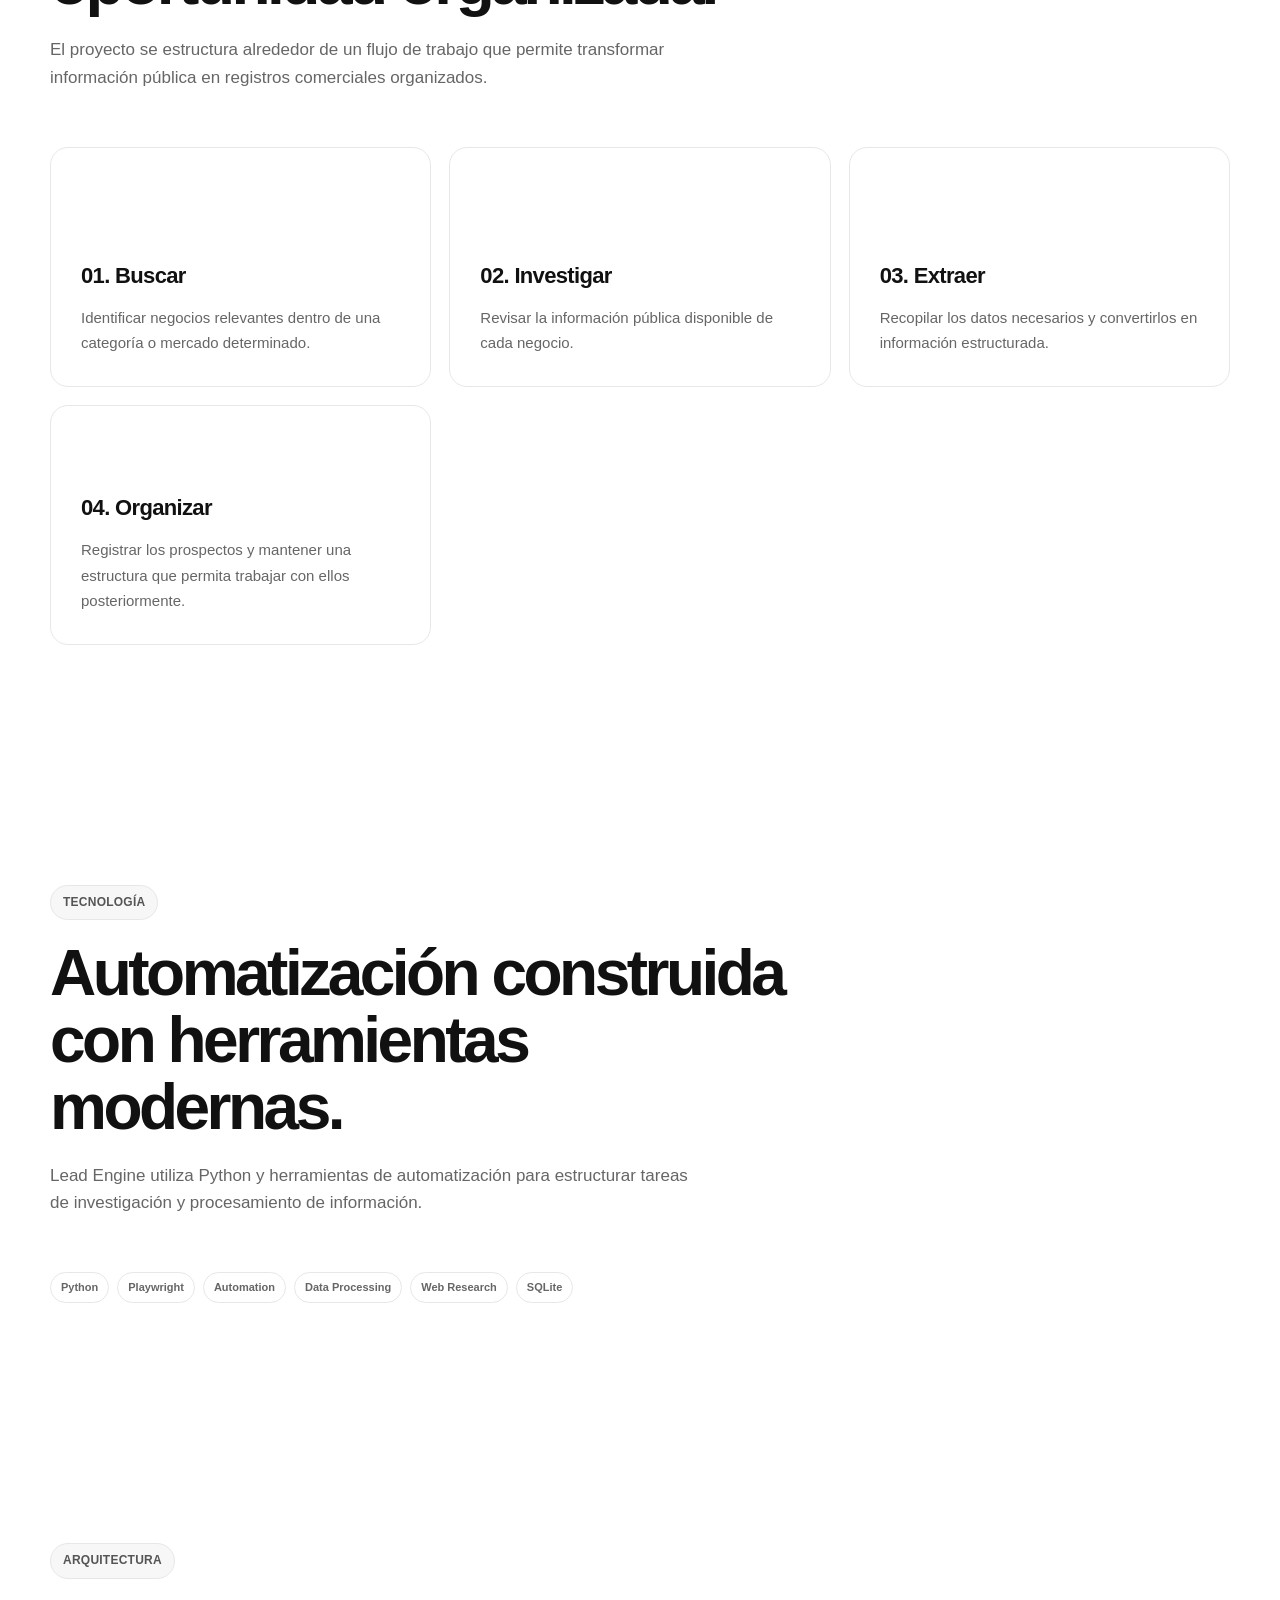
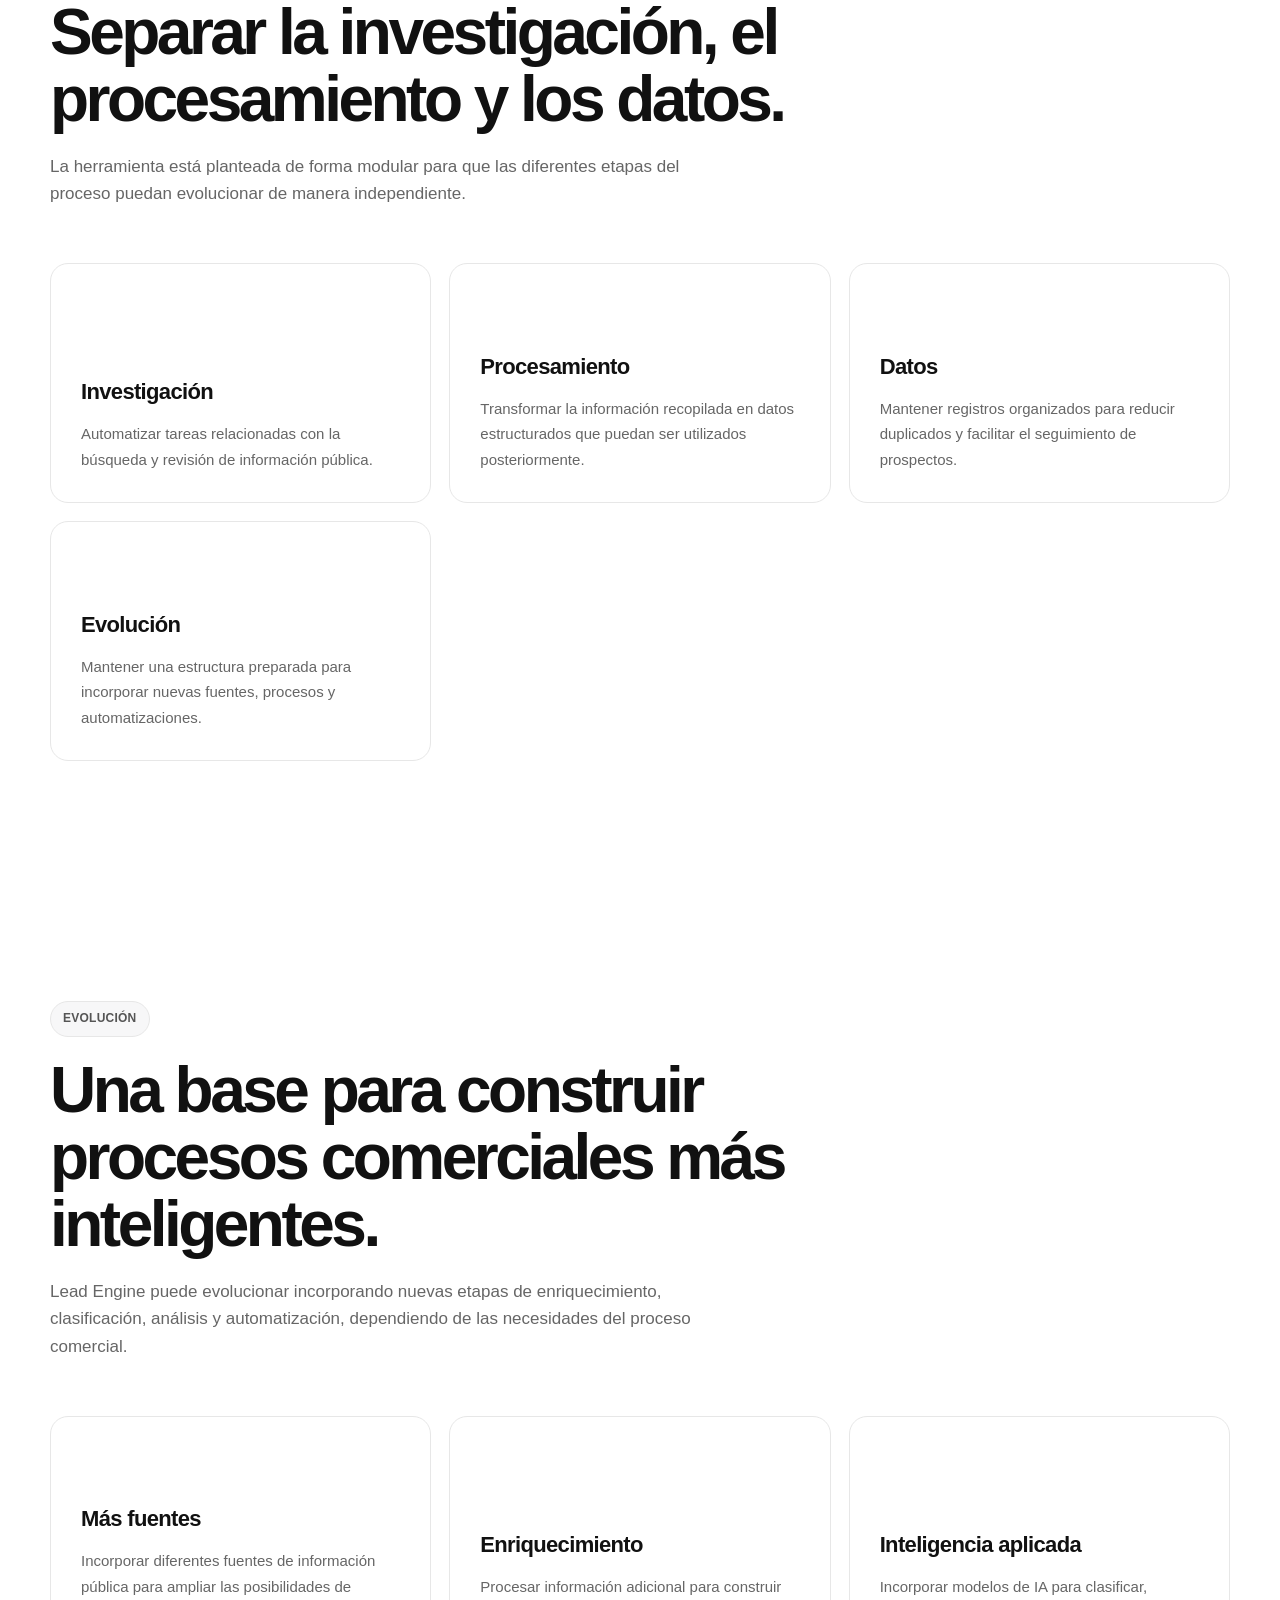
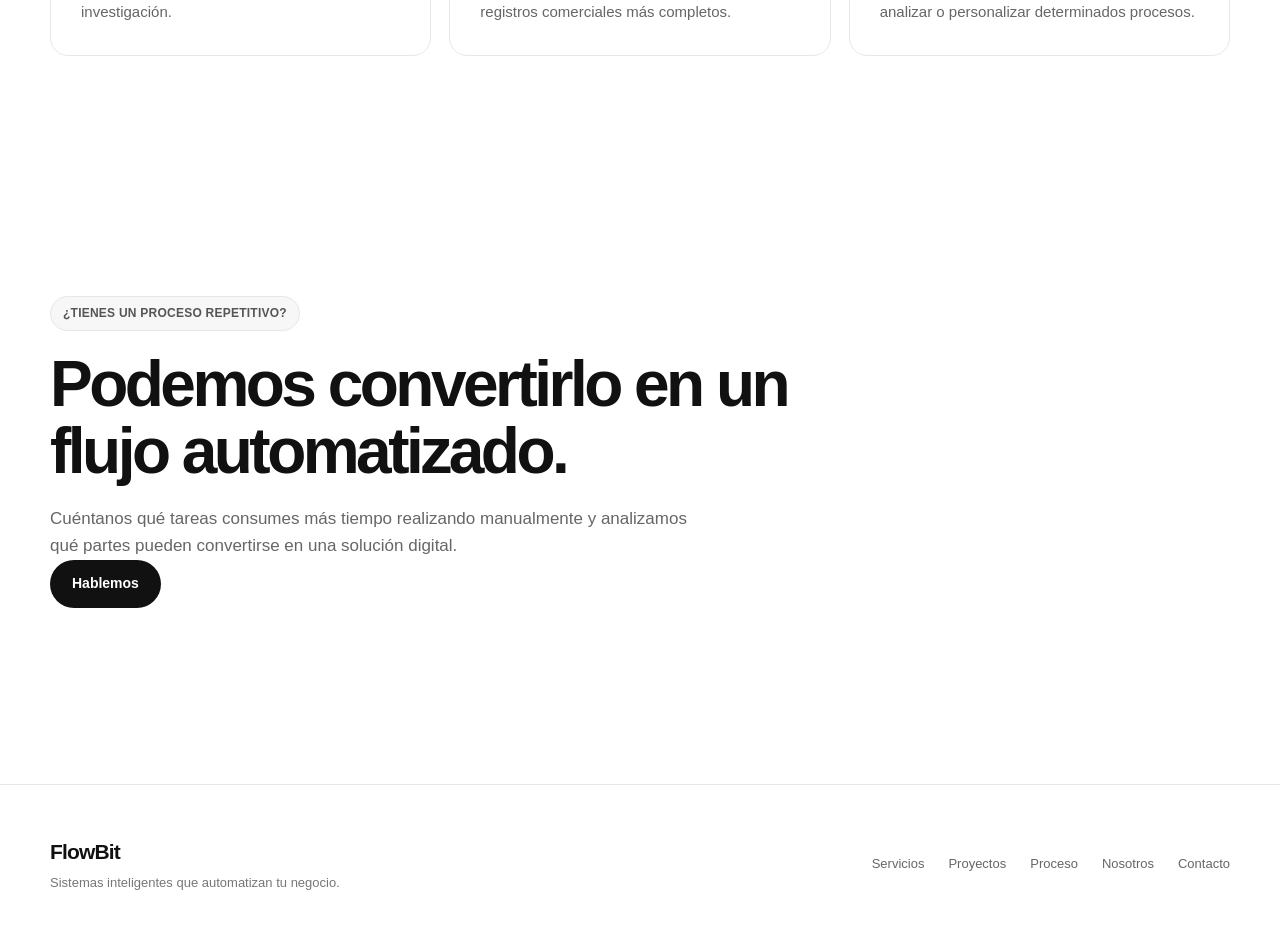
<file: proyectos/lead-engine.html>
<!doctype html>
<html lang="es">
  <head>
    <meta charset="UTF-8" />

    <meta name="viewport" content="width=device-width, initial-scale=1.0" />

    <title>FlowBit Lead Engine | Prospección y automatización comercial</title>

    <meta
      name="description"
      content="FlowBit Lead Engine es una herramienta de prospección y automatización comercial desarrollada para investigar negocios, recopilar información pública y organizar oportunidades comerciales."
    />

    <link rel="stylesheet" href="../css/styles.css" />
  </head>

  <body>
    <!-- NAVBAR -->

    <header class="navbar">
      <div class="container navbar-content">
        <a href="../index.html" class="logo">FlowBit</a>

        <nav class="nav-links">
          <div class="nav-dropdown">
            <button class="nav-dropdown-toggle" type="button">
              Soluciones
              <span aria-hidden="true">⌄</span>
            </button>

            <div class="nav-dropdown-menu">
              <a href="../servicios/sistemas.html">Sistemas empresariales</a>
              <a href="../servicios/automatizacion.html">Automatización</a>
              <a href="../servicios/ia.html">IA aplicada</a>
              <a href="../servicios/datos-backend.html">Datos &amp; Backend</a>
            </div>
          </div>

          <a href="../index.html#projects">Proyectos</a>
          <a href="../index.html#process">Proceso</a>
          <a href="../nosotros/index.html">Nosotros</a>
          <a href="../contacto/index.html">Contacto</a>
        </nav>

        <button
          class="mobile-menu-toggle"
          type="button"
          aria-label="Abrir menú"
        >
          ☰
        </button>

        <div class="nav-actions">
          <a
            href="https://wa.me/593998931349?text=Hola%20FlowBit,%20quiero%20hablar%20sobre%20un%20proyecto"
            class="nav-cta"
            target="_blank"
            rel="noopener noreferrer"
          >
            Hablemos
          </a>

          <button
            id="lang-switch"
            class="lang-switch"
            type="button"
            aria-label="Cambiar idioma"
          >
            EN
          </button>
        </div>
      </div>
    </header>

    <!-- HERO -->
    <section class="hero service-hero">
      <div class="container">
        <span class="eyebrow"> AUTOMATIZACIÓN COMERCIAL </span>

        <h1>FlowBit Lead Engine</h1>

        <p class="hero-description">
          Una herramienta de prospección diseñada para investigar negocios,
          recopilar información pública y organizar oportunidades comerciales de
          forma más eficiente.
        </p>

        <div class="hero-actions">
          <a href="../contacto/index.html" class="btn btn-primary">
            ¿Necesitas algo similar?
          </a>

          <a href="../index.html#projects" class="btn btn-secondary">
            Ver proyectos
          </a>
        </div>
      </div>
    </section>

    <!-- DESAFÍO -->
    <section class="section">
      <div class="container">
        <div class="section-heading">
          <span class="eyebrow"> EL DESAFÍO </span>

          <h2>
            Encontrar oportunidades comerciales también puede convertirse en un
            proceso repetitivo.
          </h2>

          <p>
            La prospección manual requiere buscar negocios, revisar sus páginas,
            recopilar información y organizar los datos antes de iniciar un
            contacto comercial.
          </p>
        </div>

        <div class="cards-grid">
          <article class="card">
            <h3>Investigación manual</h3>

            <p>
              Buscar negocios uno por uno puede consumir una cantidad
              considerable de tiempo antes de obtener información útil.
            </p>
          </article>

          <article class="card">
            <h3>Información dispersa</h3>

            <p>
              Los datos relevantes pueden encontrarse en diferentes fuentes y
              terminar repartidos entre múltiples registros.
            </p>
          </article>

          <article class="card">
            <h3>Procesos repetitivos</h3>

            <p>
              Muchas tareas de prospección siguen los mismos pasos y pueden ser
              estructuradas para reducir trabajo manual.
            </p>
          </article>
        </div>
      </div>
    </section>

    <!-- SOLUCIÓN -->
    <section class="section">
      <div class="container">
        <div class="section-heading">
          <span class="eyebrow"> LA SOLUCIÓN </span>

          <h2>
            Convertir la investigación comercial en un flujo estructurado.
          </h2>

          <p>
            Lead Engine fue planteado como una herramienta capaz de automatizar
            diferentes etapas de la investigación de prospectos y organizar la
            información obtenida para facilitar el trabajo comercial.
          </p>
        </div>

        <div class="cards-grid">
          <article class="card">
            <h3>Descubrimiento</h3>

            <p>
              Identificar negocios que pueden convertirse en potenciales
              prospectos a partir de información pública.
            </p>
          </article>

          <article class="card">
            <h3>Recopilación</h3>

            <p>
              Obtener y organizar información relevante sobre cada negocio
              encontrado.
            </p>
          </article>

          <article class="card">
            <h3>Clasificación</h3>

            <p>
              Estructurar los datos para facilitar la identificación y
              priorización de oportunidades comerciales.
            </p>
          </article>

          <article class="card">
            <h3>Organización</h3>

            <p>
              Mantener los prospectos registrados de manera estructurada para
              evitar duplicados y facilitar su seguimiento.
            </p>
          </article>

          <article class="card">
            <h3>Automatización</h3>

            <p>
              Diseñar el proceso alrededor de tareas automatizadas para reducir
              operaciones repetitivas.
            </p>
          </article>

          <article class="card">
            <h3>Preparado para crecer</h3>

            <p>
              Construir una base sobre la que puedan incorporarse nuevas etapas
              de enriquecimiento y automatización comercial.
            </p>
          </article>
        </div>
      </div>
    </section>

    <!-- FLUJO -->
    <section class="section">
      <div class="container">
        <div class="section-heading">
          <span class="eyebrow"> FLUJO </span>

          <h2>De la búsqueda de negocios a una oportunidad organizada.</h2>

          <p>
            El proyecto se estructura alrededor de un flujo de trabajo que
            permite transformar información pública en registros comerciales
            organizados.
          </p>
        </div>

        <div class="cards-grid">
          <article class="card">
            <h3>01. Buscar</h3>

            <p>
              Identificar negocios relevantes dentro de una categoría o mercado
              determinado.
            </p>
          </article>

          <article class="card">
            <h3>02. Investigar</h3>

            <p>Revisar la información pública disponible de cada negocio.</p>
          </article>

          <article class="card">
            <h3>03. Extraer</h3>

            <p>
              Recopilar los datos necesarios y convertirlos en información
              estructurada.
            </p>
          </article>

          <article class="card">
            <h3>04. Organizar</h3>

            <p>
              Registrar los prospectos y mantener una estructura que permita
              trabajar con ellos posteriormente.
            </p>
          </article>
        </div>
      </div>
    </section>

    <!-- TECNOLOGÍA -->
    <section class="section">
      <div class="container">
        <div class="section-heading">
          <span class="eyebrow"> TECNOLOGÍA </span>

          <h2>Automatización construida con herramientas modernas.</h2>

          <p>
            Lead Engine utiliza Python y herramientas de automatización para
            estructurar tareas de investigación y procesamiento de información.
          </p>
        </div>

        <div class="service-tags">
          <span> Python </span>

          <span> Playwright </span>

          <span> Automation </span>

          <span> Data Processing </span>

          <span> Web Research </span>

          <span> SQLite </span>
        </div>
      </div>
    </section>

    <!-- ARQUITECTURA -->
    <section class="section">
      <div class="container">
        <div class="section-heading">
          <span class="eyebrow"> ARQUITECTURA </span>

          <h2>Separar la investigación, el procesamiento y los datos.</h2>

          <p>
            La herramienta está planteada de forma modular para que las
            diferentes etapas del proceso puedan evolucionar de manera
            independiente.
          </p>
        </div>

        <div class="cards-grid">
          <article class="card">
            <h3>Investigación</h3>

            <p>
              Automatizar tareas relacionadas con la búsqueda y revisión de
              información pública.
            </p>
          </article>

          <article class="card">
            <h3>Procesamiento</h3>

            <p>
              Transformar la información recopilada en datos estructurados que
              puedan ser utilizados posteriormente.
            </p>
          </article>

          <article class="card">
            <h3>Datos</h3>

            <p>
              Mantener registros organizados para reducir duplicados y facilitar
              el seguimiento de prospectos.
            </p>
          </article>

          <article class="card">
            <h3>Evolución</h3>

            <p>
              Mantener una estructura preparada para incorporar nuevas fuentes,
              procesos y automatizaciones.
            </p>
          </article>
        </div>
      </div>
    </section>

    <!-- EVOLUCIÓN -->
    <section class="section">
      <div class="container">
        <div class="section-heading">
          <span class="eyebrow"> EVOLUCIÓN </span>

          <h2>
            Una base para construir procesos comerciales más inteligentes.
          </h2>

          <p>
            Lead Engine puede evolucionar incorporando nuevas etapas de
            enriquecimiento, clasificación, análisis y automatización,
            dependiendo de las necesidades del proceso comercial.
          </p>
        </div>

        <div class="cards-grid">
          <article class="card">
            <h3>Más fuentes</h3>

            <p>
              Incorporar diferentes fuentes de información pública para ampliar
              las posibilidades de investigación.
            </p>
          </article>

          <article class="card">
            <h3>Enriquecimiento</h3>

            <p>
              Procesar información adicional para construir registros
              comerciales más completos.
            </p>
          </article>

          <article class="card">
            <h3>Inteligencia aplicada</h3>

            <p>
              Incorporar modelos de IA para clasificar, analizar o personalizar
              determinados procesos.
            </p>
          </article>
        </div>
      </div>
    </section>

    <!-- CTA -->
    <section class="section">
      <div class="container">
        <div class="section-heading">
          <span class="eyebrow"> ¿TIENES UN PROCESO REPETITIVO? </span>

          <h2>Podemos convertirlo en un flujo automatizado.</h2>

          <p>
            Cuéntanos qué tareas consumes más tiempo realizando manualmente y
            analizamos qué partes pueden convertirse en una solución digital.
          </p>

          <a href="../contacto/index.html" class="btn btn-primary">
            Hablemos
          </a>
        </div>
      </div>
    </section>

    <!-- FOOTER -->

    <footer class="footer">
      <div class="container footer-content">
        <div>
          <a href="../index.html" class="logo">FlowBit</a>

          <p>Sistemas inteligentes que automatizan tu negocio.</p>
        </div>

        <div class="footer-links">
          <a href="../index.html#services">Servicios</a>
          <a href="../index.html#projects">Proyectos</a>
          <a href="../index.html#process">Proceso</a>
          <a href="../nosotros/index.html">Nosotros</a>
          <a href="../contacto/index.html">Contacto</a>
        </div>
      </div>
    </footer>

    <script type="module" src="../js/main.js"></script>
  </body>
</html>
</file>
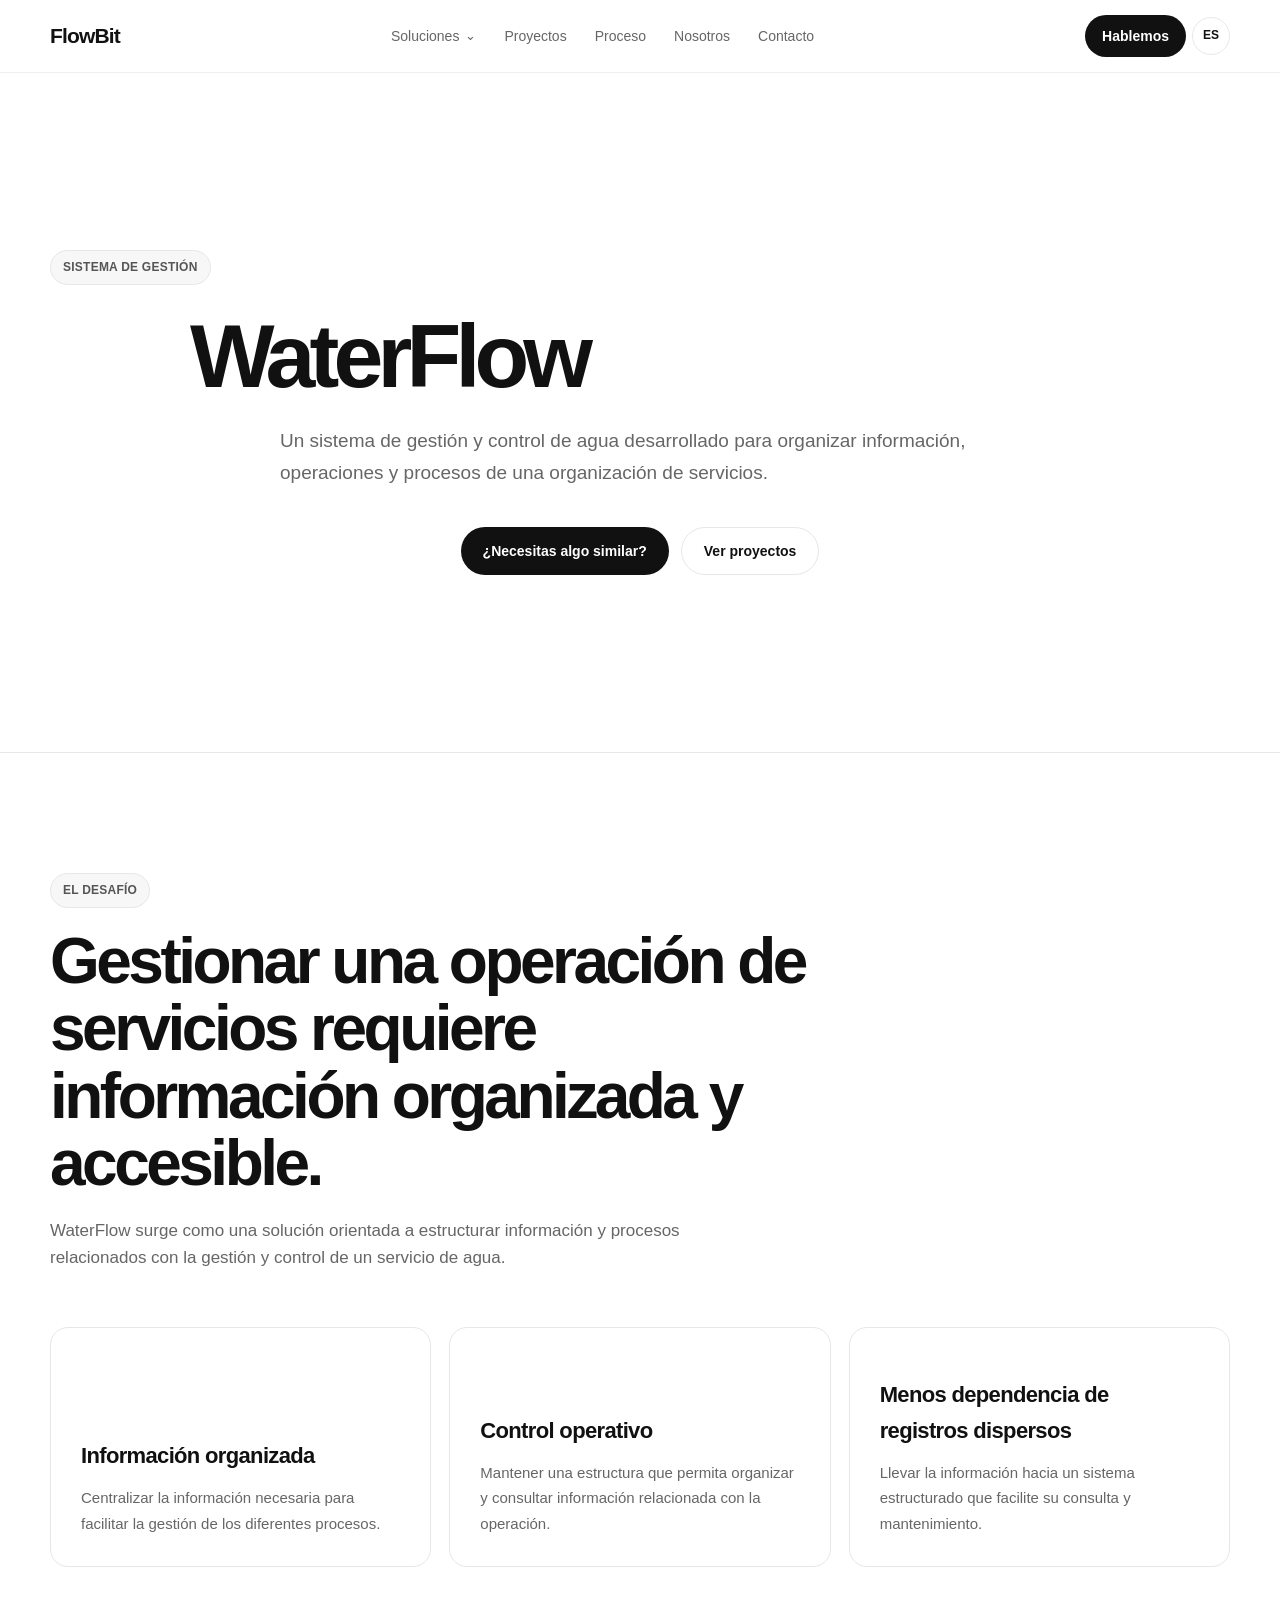
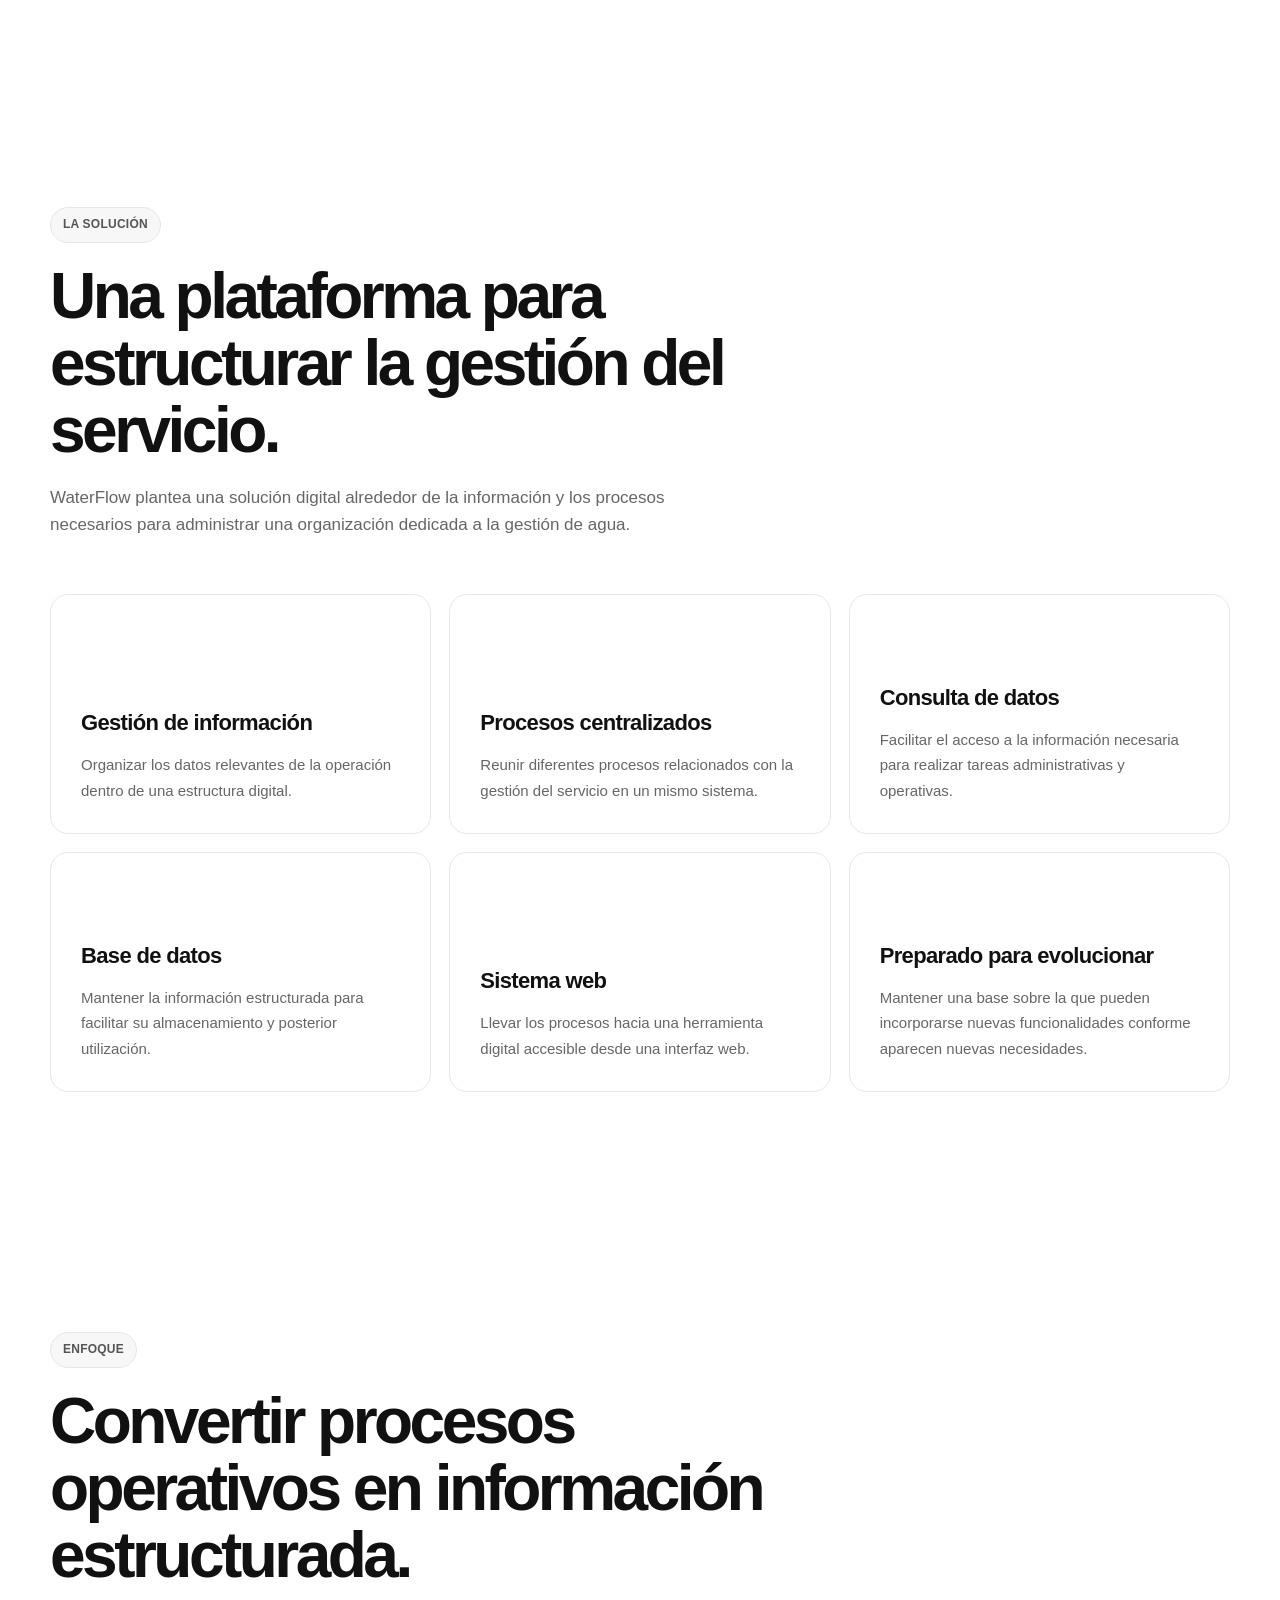
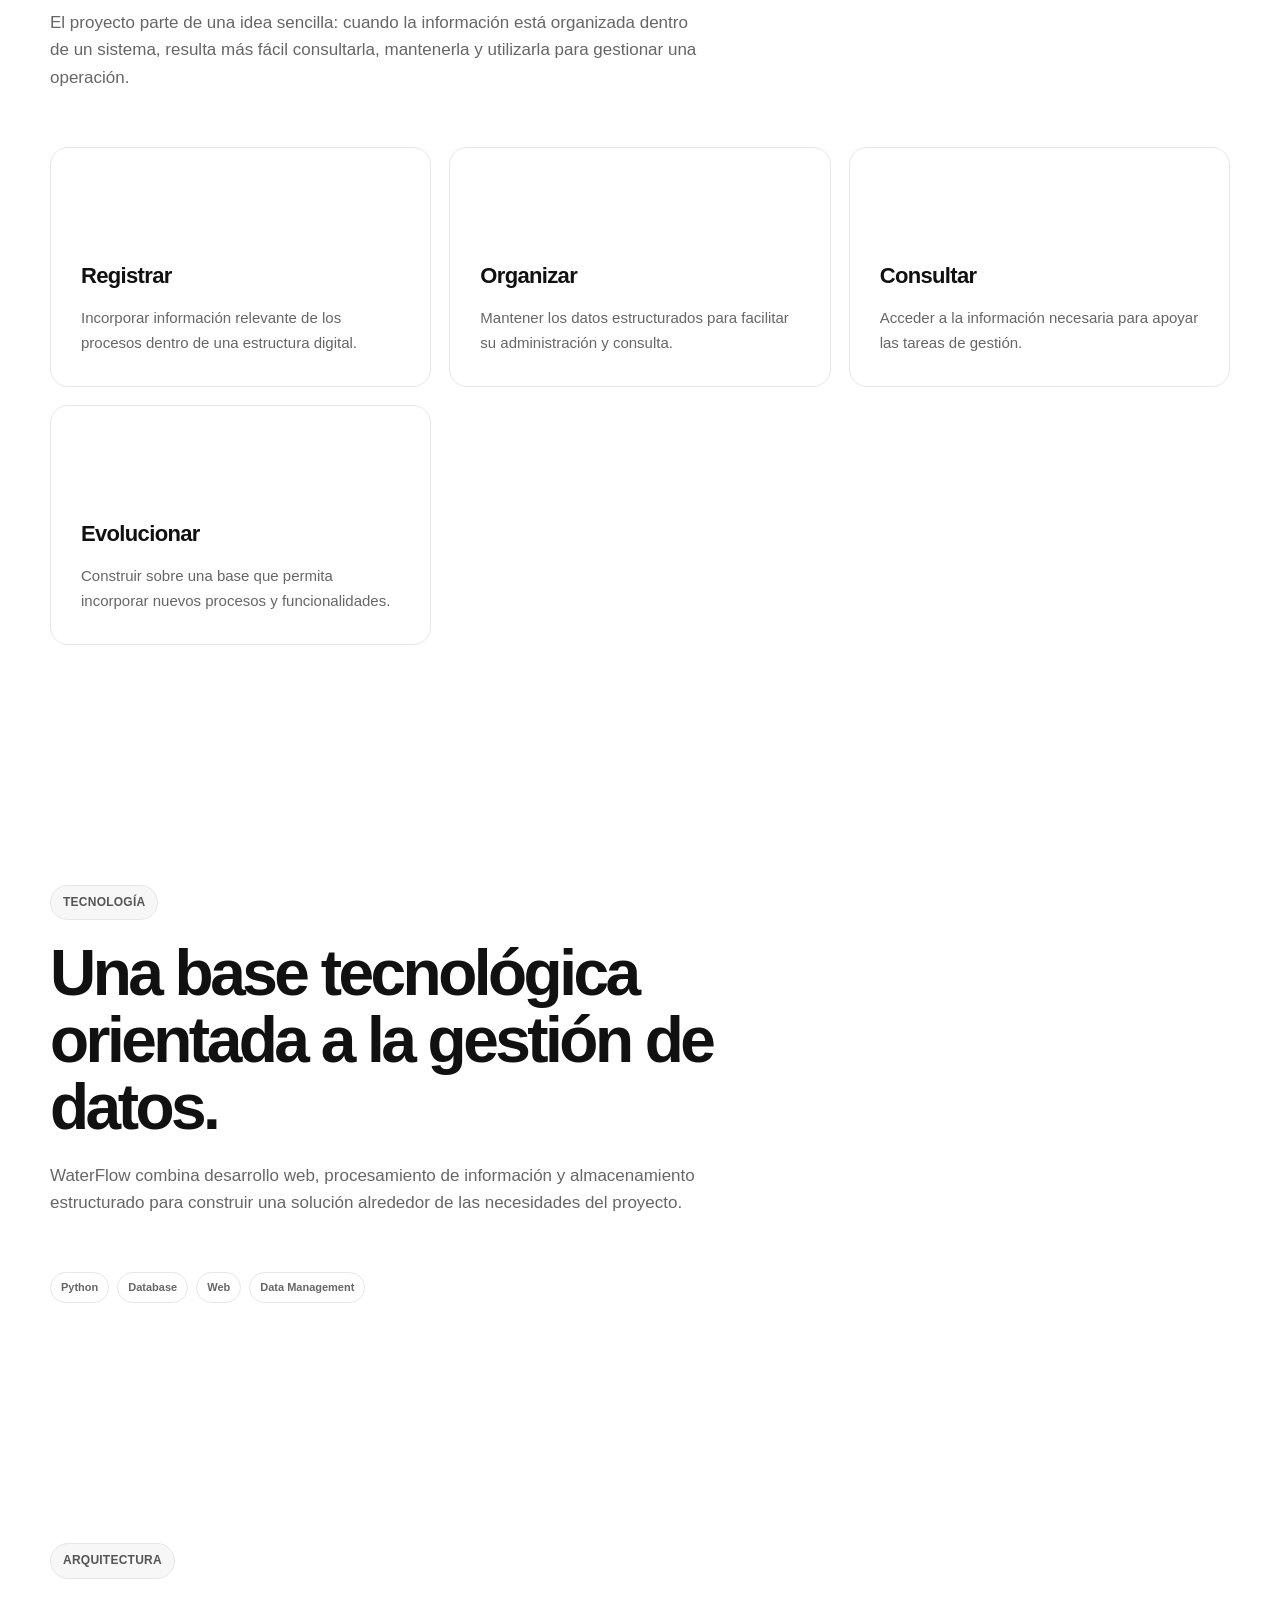
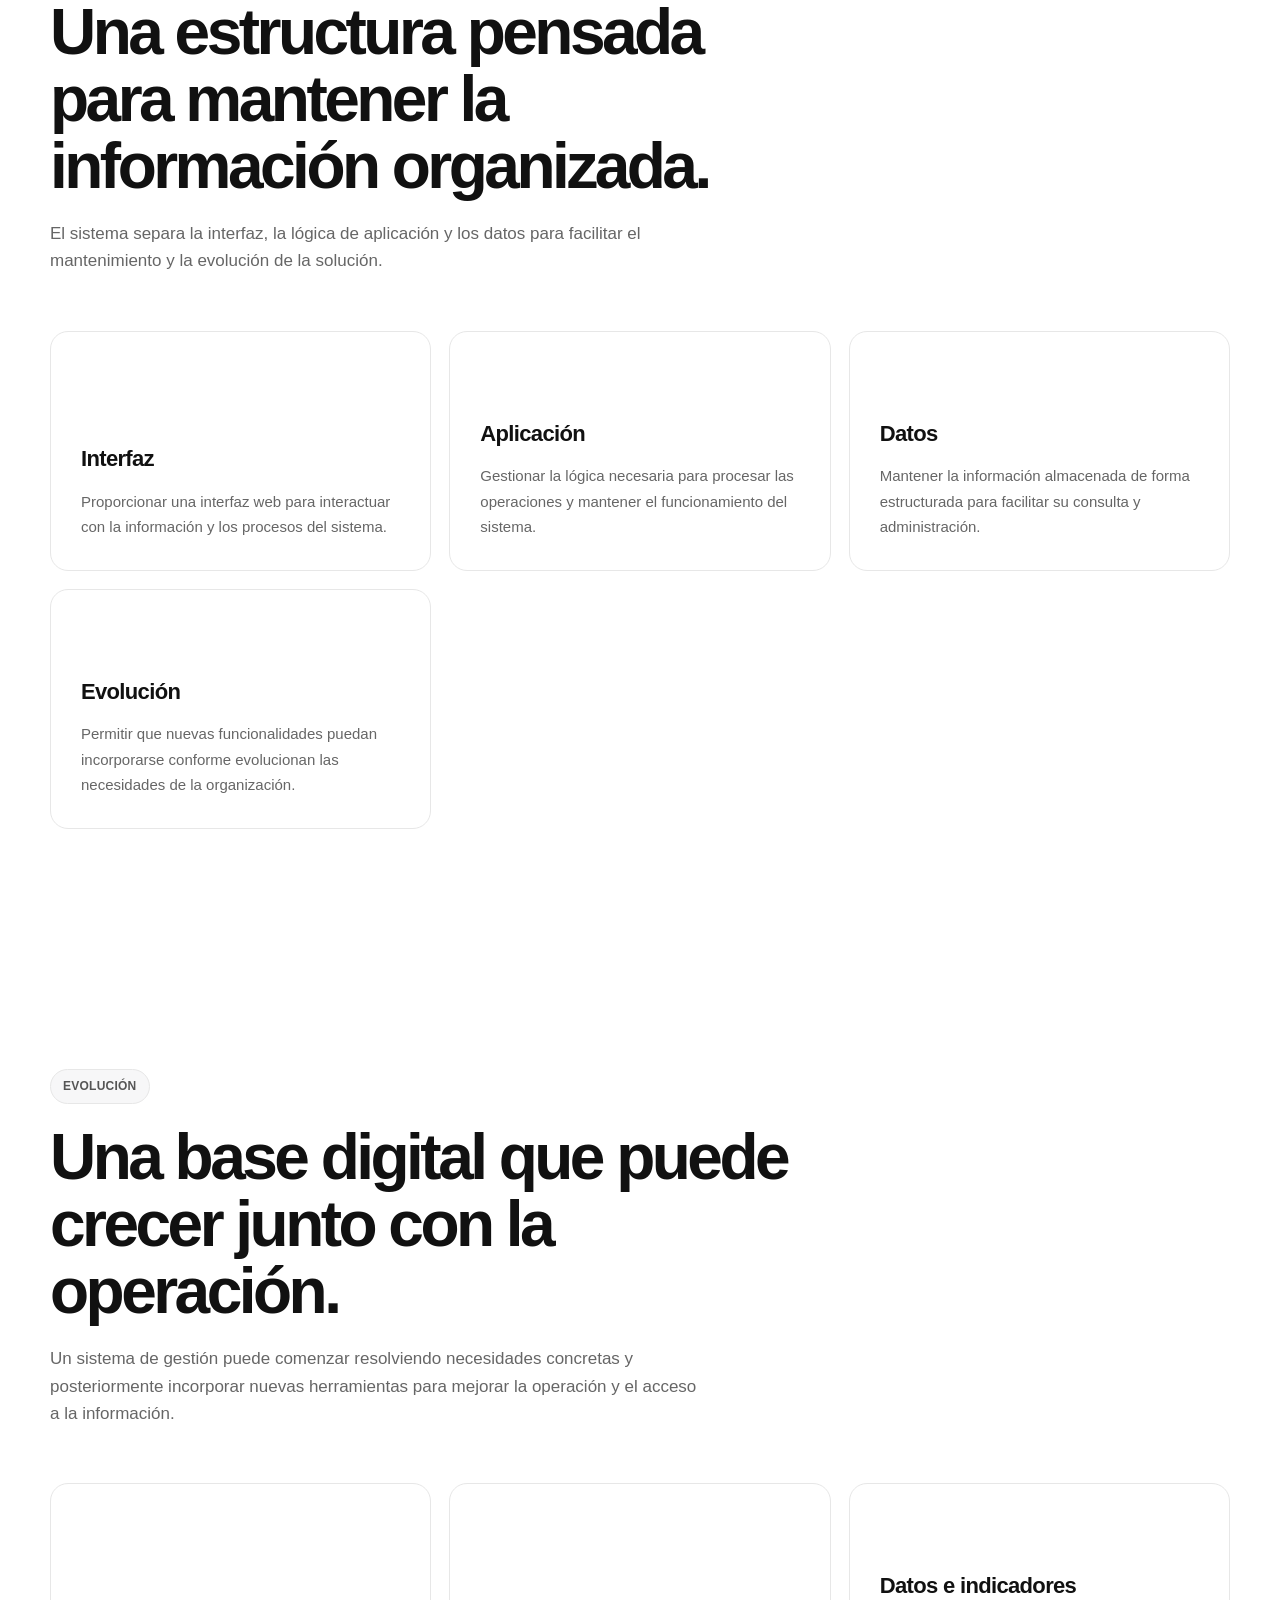
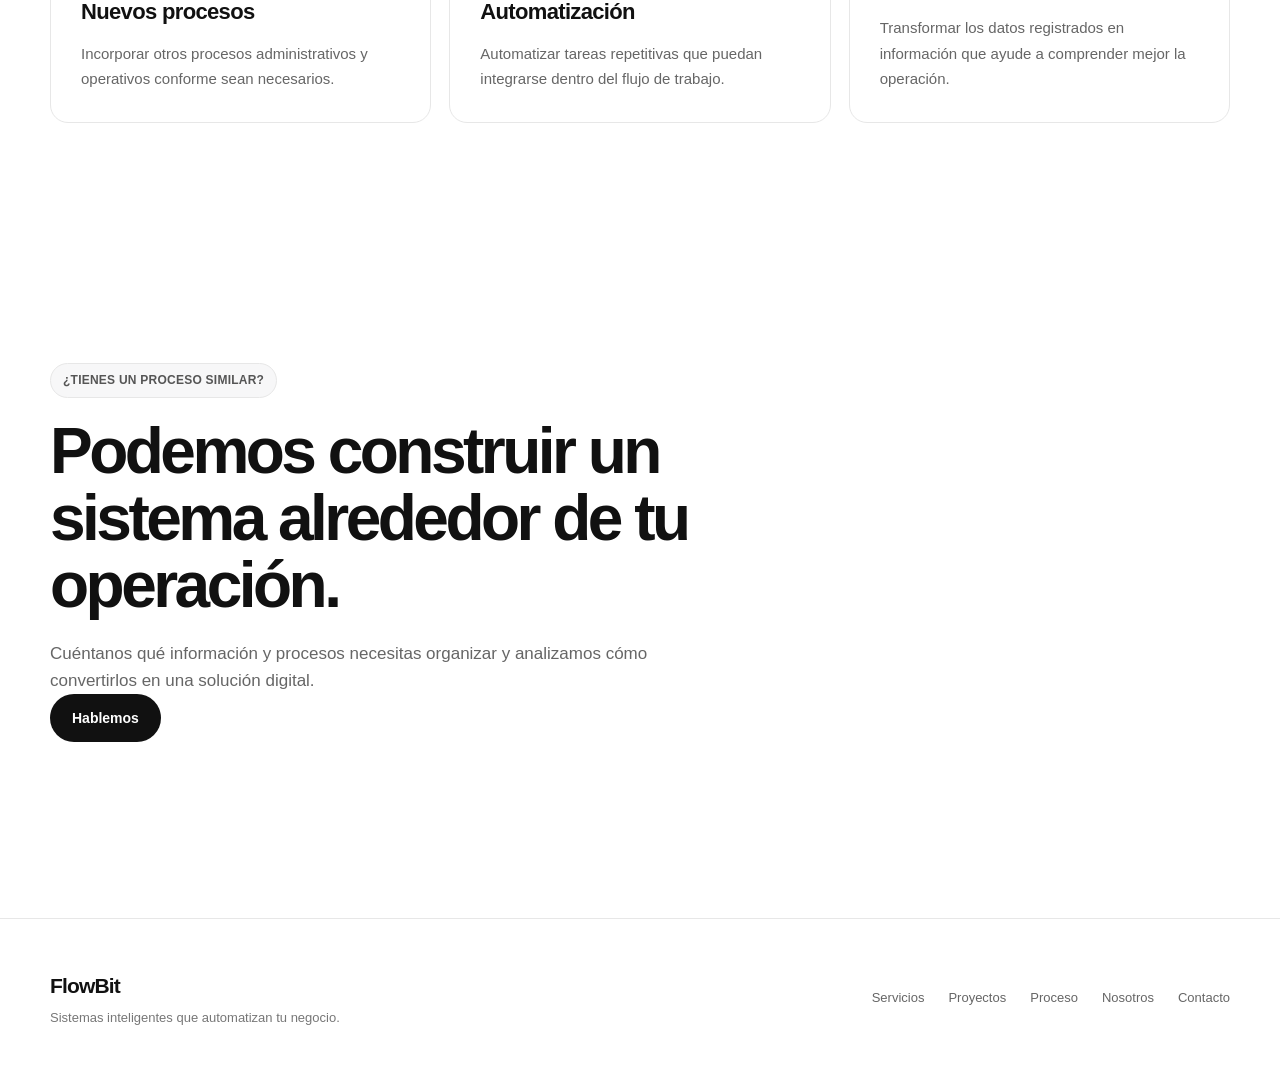
<file: proyectos/waterflow.html>
<!doctype html>
<html lang="es">
  <head>
    <meta charset="UTF-8" />

    <meta name="viewport" content="width=device-width, initial-scale=1.0" />

    <title>WaterFlow | Sistema de gestión y control de agua</title>

    <meta
      name="description"
      content="WaterFlow es un sistema de gestión y control de agua desarrollado para organizar información, operaciones y procesos de una organización de servicios."
    />

    <link rel="stylesheet" href="../css/styles.css" />
  </head>

  <body>
    <!-- NAVBAR -->

    <header class="navbar">
      <div class="container navbar-content">
        <a href="../index.html" class="logo">FlowBit</a>

        <nav class="nav-links">
          <div class="nav-dropdown">
            <button class="nav-dropdown-toggle" type="button">
              Soluciones
              <span aria-hidden="true">⌄</span>
            </button>

            <div class="nav-dropdown-menu">
              <a href="../servicios/sistemas.html">Sistemas empresariales</a>
              <a href="../servicios/automatizacion.html">Automatización</a>
              <a href="../servicios/ia.html">IA aplicada</a>
              <a href="../servicios/datos-backend.html">Datos &amp; Backend</a>
            </div>
          </div>

          <a href="../index.html#projects">Proyectos</a>
          <a href="../index.html#process">Proceso</a>
          <a href="../nosotros/index.html">Nosotros</a>
          <a href="../contacto/index.html">Contacto</a>
        </nav>

        <button
          class="mobile-menu-toggle"
          type="button"
          aria-label="Abrir menú"
        >
          ☰
        </button>

        <div class="nav-actions">
          <a
            href="https://wa.me/593998931349?text=Hola%20FlowBit,%20quiero%20hablar%20sobre%20un%20proyecto"
            class="nav-cta"
            target="_blank"
            rel="noopener noreferrer"
          >
            Hablemos
          </a>

          <button
            id="lang-switch"
            class="lang-switch"
            type="button"
            aria-label="Cambiar idioma"
          >
            EN
          </button>
        </div>
      </div>
    </header>

    <!-- HERO -->
    <section class="hero service-hero">
      <div class="container">
        <span class="eyebrow"> SISTEMA DE GESTIÓN </span>

        <h1>WaterFlow</h1>

        <p class="hero-description">
          Un sistema de gestión y control de agua desarrollado para organizar
          información, operaciones y procesos de una organización de servicios.
        </p>

        <div class="hero-actions">
          <a href="../contacto/index.html" class="btn btn-primary">
            ¿Necesitas algo similar?
          </a>

          <a href="../index.html#projects" class="btn btn-secondary">
            Ver proyectos
          </a>
        </div>
      </div>
    </section>

    <!-- DESAFÍO -->
    <section class="section">
      <div class="container">
        <div class="section-heading">
          <span class="eyebrow"> EL DESAFÍO </span>

          <h2>
            Gestionar una operación de servicios requiere información organizada
            y accesible.
          </h2>

          <p>
            WaterFlow surge como una solución orientada a estructurar
            información y procesos relacionados con la gestión y control de un
            servicio de agua.
          </p>
        </div>

        <div class="cards-grid">
          <article class="card">
            <h3>Información organizada</h3>

            <p>
              Centralizar la información necesaria para facilitar la gestión de
              los diferentes procesos.
            </p>
          </article>

          <article class="card">
            <h3>Control operativo</h3>

            <p>
              Mantener una estructura que permita organizar y consultar
              información relacionada con la operación.
            </p>
          </article>

          <article class="card">
            <h3>Menos dependencia de registros dispersos</h3>

            <p>
              Llevar la información hacia un sistema estructurado que facilite
              su consulta y mantenimiento.
            </p>
          </article>
        </div>
      </div>
    </section>

    <!-- SOLUCIÓN -->
    <section class="section">
      <div class="container">
        <div class="section-heading">
          <span class="eyebrow"> LA SOLUCIÓN </span>

          <h2>Una plataforma para estructurar la gestión del servicio.</h2>

          <p>
            WaterFlow plantea una solución digital alrededor de la información y
            los procesos necesarios para administrar una organización dedicada a
            la gestión de agua.
          </p>
        </div>

        <div class="cards-grid">
          <article class="card">
            <h3>Gestión de información</h3>

            <p>
              Organizar los datos relevantes de la operación dentro de una
              estructura digital.
            </p>
          </article>

          <article class="card">
            <h3>Procesos centralizados</h3>

            <p>
              Reunir diferentes procesos relacionados con la gestión del
              servicio en un mismo sistema.
            </p>
          </article>

          <article class="card">
            <h3>Consulta de datos</h3>

            <p>
              Facilitar el acceso a la información necesaria para realizar
              tareas administrativas y operativas.
            </p>
          </article>

          <article class="card">
            <h3>Base de datos</h3>

            <p>
              Mantener la información estructurada para facilitar su
              almacenamiento y posterior utilización.
            </p>
          </article>

          <article class="card">
            <h3>Sistema web</h3>

            <p>
              Llevar los procesos hacia una herramienta digital accesible desde
              una interfaz web.
            </p>
          </article>

          <article class="card">
            <h3>Preparado para evolucionar</h3>

            <p>
              Mantener una base sobre la que pueden incorporarse nuevas
              funcionalidades conforme aparecen nuevas necesidades.
            </p>
          </article>
        </div>
      </div>
    </section>

    <!-- ENFOQUE -->
    <section class="section">
      <div class="container">
        <div class="section-heading">
          <span class="eyebrow"> ENFOQUE </span>

          <h2>Convertir procesos operativos en información estructurada.</h2>

          <p>
            El proyecto parte de una idea sencilla: cuando la información está
            organizada dentro de un sistema, resulta más fácil consultarla,
            mantenerla y utilizarla para gestionar una operación.
          </p>
        </div>

        <div class="cards-grid">
          <article class="card">
            <h3>Registrar</h3>

            <p>
              Incorporar información relevante de los procesos dentro de una
              estructura digital.
            </p>
          </article>

          <article class="card">
            <h3>Organizar</h3>

            <p>
              Mantener los datos estructurados para facilitar su administración
              y consulta.
            </p>
          </article>

          <article class="card">
            <h3>Consultar</h3>

            <p>
              Acceder a la información necesaria para apoyar las tareas de
              gestión.
            </p>
          </article>

          <article class="card">
            <h3>Evolucionar</h3>

            <p>
              Construir sobre una base que permita incorporar nuevos procesos y
              funcionalidades.
            </p>
          </article>
        </div>
      </div>
    </section>

    <!-- TECNOLOGÍA -->
    <section class="section">
      <div class="container">
        <div class="section-heading">
          <span class="eyebrow"> TECNOLOGÍA </span>

          <h2>Una base tecnológica orientada a la gestión de datos.</h2>

          <p>
            WaterFlow combina desarrollo web, procesamiento de información y
            almacenamiento estructurado para construir una solución alrededor de
            las necesidades del proyecto.
          </p>
        </div>

        <div class="service-tags">
          <span> Python </span>

          <span> Database </span>

          <span> Web </span>

          <span> Data Management </span>
        </div>
      </div>
    </section>

    <!-- ARQUITECTURA -->
    <section class="section">
      <div class="container">
        <div class="section-heading">
          <span class="eyebrow"> ARQUITECTURA </span>

          <h2>
            Una estructura pensada para mantener la información organizada.
          </h2>

          <p>
            El sistema separa la interfaz, la lógica de aplicación y los datos
            para facilitar el mantenimiento y la evolución de la solución.
          </p>
        </div>

        <div class="cards-grid">
          <article class="card">
            <h3>Interfaz</h3>

            <p>
              Proporcionar una interfaz web para interactuar con la información
              y los procesos del sistema.
            </p>
          </article>

          <article class="card">
            <h3>Aplicación</h3>

            <p>
              Gestionar la lógica necesaria para procesar las operaciones y
              mantener el funcionamiento del sistema.
            </p>
          </article>

          <article class="card">
            <h3>Datos</h3>

            <p>
              Mantener la información almacenada de forma estructurada para
              facilitar su consulta y administración.
            </p>
          </article>

          <article class="card">
            <h3>Evolución</h3>

            <p>
              Permitir que nuevas funcionalidades puedan incorporarse conforme
              evolucionan las necesidades de la organización.
            </p>
          </article>
        </div>
      </div>
    </section>

    <!-- EVOLUCIÓN -->
    <section class="section">
      <div class="container">
        <div class="section-heading">
          <span class="eyebrow"> EVOLUCIÓN </span>

          <h2>Una base digital que puede crecer junto con la operación.</h2>

          <p>
            Un sistema de gestión puede comenzar resolviendo necesidades
            concretas y posteriormente incorporar nuevas herramientas para
            mejorar la operación y el acceso a la información.
          </p>
        </div>

        <div class="cards-grid">
          <article class="card">
            <h3>Nuevos procesos</h3>

            <p>
              Incorporar otros procesos administrativos y operativos conforme
              sean necesarios.
            </p>
          </article>

          <article class="card">
            <h3>Automatización</h3>

            <p>
              Automatizar tareas repetitivas que puedan integrarse dentro del
              flujo de trabajo.
            </p>
          </article>

          <article class="card">
            <h3>Datos e indicadores</h3>

            <p>
              Transformar los datos registrados en información que ayude a
              comprender mejor la operación.
            </p>
          </article>
        </div>
      </div>
    </section>

    <!-- CTA -->
    <section class="section">
      <div class="container">
        <div class="section-heading">
          <span class="eyebrow"> ¿TIENES UN PROCESO SIMILAR? </span>

          <h2>Podemos construir un sistema alrededor de tu operación.</h2>

          <p>
            Cuéntanos qué información y procesos necesitas organizar y
            analizamos cómo convertirlos en una solución digital.
          </p>

          <a href="../contacto/index.html" class="btn btn-primary">
            Hablemos
          </a>
        </div>
      </div>
    </section>

    <!-- FOOTER -->

    <footer class="footer">
      <div class="container footer-content">
        <div>
          <a href="../index.html" class="logo">FlowBit</a>

          <p>Sistemas inteligentes que automatizan tu negocio.</p>
        </div>

        <div class="footer-links">
          <a href="../index.html#services">Servicios</a>
          <a href="../index.html#projects">Proyectos</a>
          <a href="../index.html#process">Proceso</a>
          <a href="../nosotros/index.html">Nosotros</a>
          <a href="../contacto/index.html">Contacto</a>
        </div>
      </div>
    </footer>

    <script type="module" src="../js/main.js"></script>
  </body>
</html>
</file>
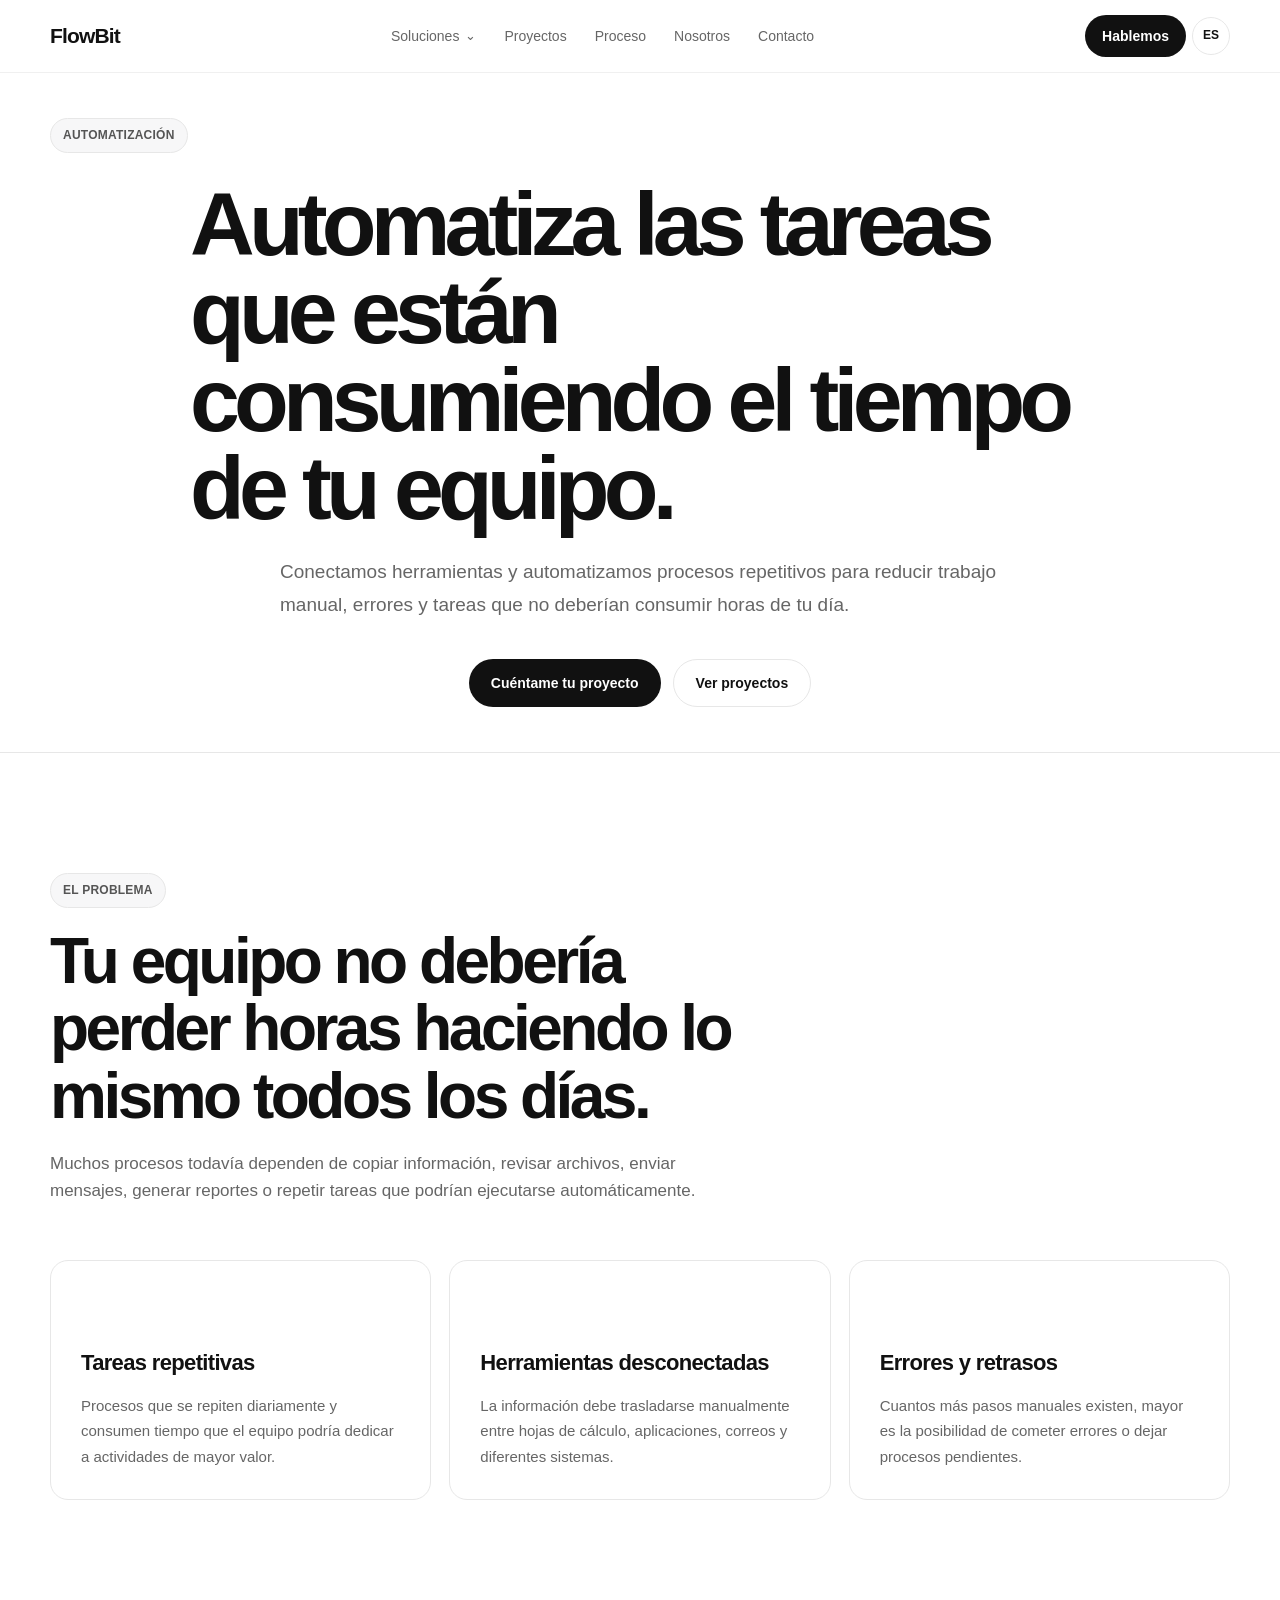
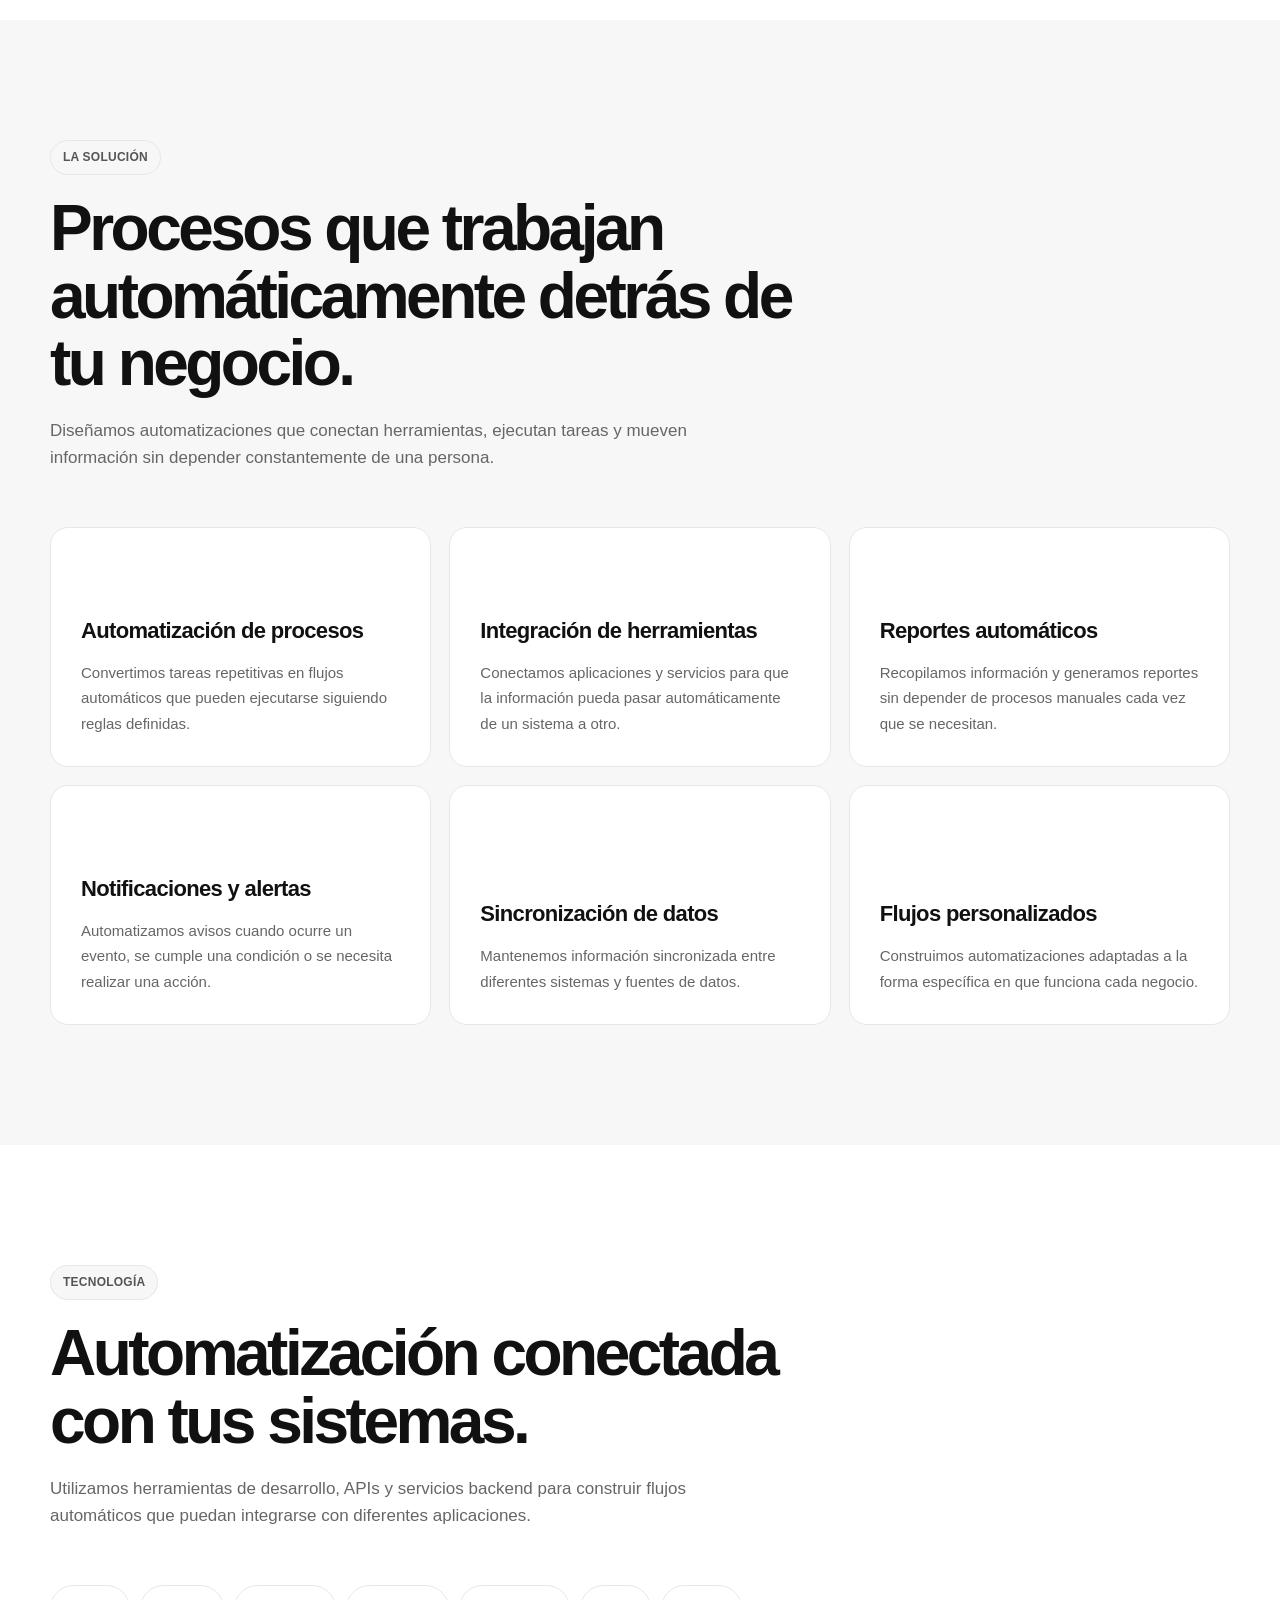
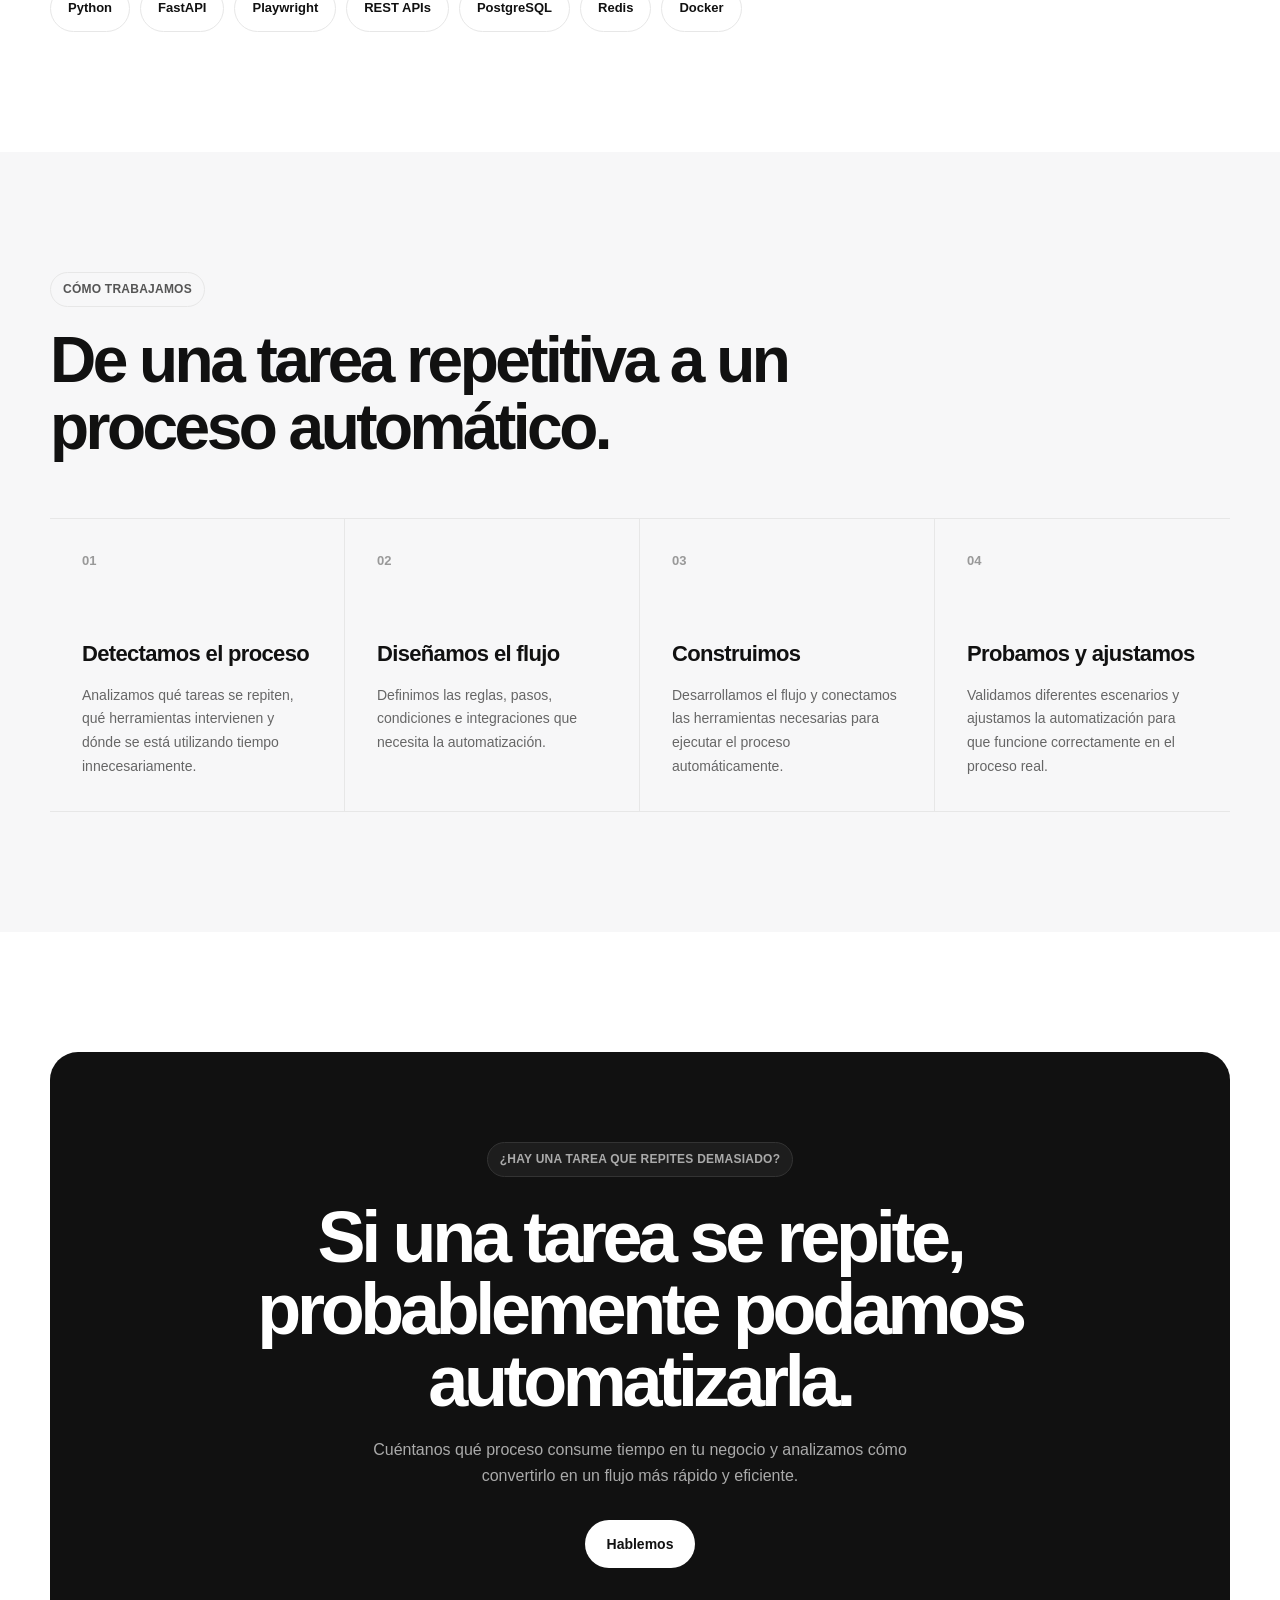
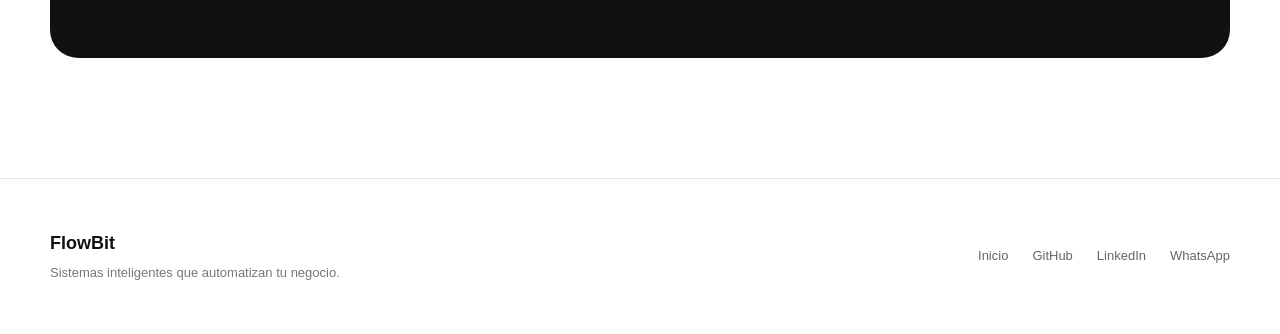
<file: servicios/automatizacion.html>
<!doctype html>
<html lang="es">
  <head>
    <meta charset="UTF-8" />

    <meta name="viewport" content="width=device-width, initial-scale=1.0" />

    <title>Automatización | FlowBit</title>

    <meta
      name="description"
      content="FlowBit automatiza tareas repetitivas, procesos administrativos, reportes e integraciones para hacer más eficientes los negocios."
    />

    <link rel="stylesheet" href="../css/styles.css" />
  </head>

  <body>
    <!-- NAVBAR -->

    <header class="navbar">
      <div class="container navbar-content">
        <a href="../index.html" class="logo">FlowBit</a>

        <nav class="nav-links">
          <div class="nav-dropdown">
            <button class="nav-dropdown-toggle" type="button">
              Soluciones
              <span aria-hidden="true">⌄</span>
            </button>

            <div class="nav-dropdown-menu">
              <a href="./sistemas.html">Sistemas empresariales</a>
              <a href="./automatizacion.html">Automatización</a>
              <a href="./ia.html">IA aplicada</a>
              <a href="./datos-backend.html">Datos &amp; Backend</a>
            </div>
          </div>

          <a href="../index.html#projects">Proyectos</a>
          <a href="../index.html#process">Proceso</a>
          <a href="../nosotros/index.html">Nosotros</a>
          <a href="../contacto/index.html">Contacto</a>
        </nav>

        <button
          class="mobile-menu-toggle"
          type="button"
          aria-label="Abrir menú"
        >
          ☰
        </button>

        <div class="nav-actions">
          <a
            href="https://wa.me/593998931349?text=Hola%20FlowBit,%20quiero%20hablar%20sobre%20un%20proyecto"
            class="nav-cta"
            target="_blank"
            rel="noopener noreferrer"
          >
            Hablemos
          </a>

          <button
            id="lang-switch"
            class="lang-switch"
            type="button"
            aria-label="Cambiar idioma"
          >
            EN
          </button>
        </div>
      </div>
    </header>

    <!-- HERO -->

    <main>
      <section class="hero service-hero">
        <div class="container">
          <span class="eyebrow"> AUTOMATIZACIÓN </span>

          <h1>
            Automatiza las tareas que están consumiendo el tiempo de tu equipo.
          </h1>

          <p class="hero-description">
            Conectamos herramientas y automatizamos procesos repetitivos para
            reducir trabajo manual, errores y tareas que no deberían consumir
            horas de tu día.
          </p>

          <div class="hero-actions">
            <a href="../contacto/index.html" class="btn btn-primary">
              Cuéntame tu proyecto
            </a>

            <a href="../index.html#projects" class="btn btn-secondary">
              Ver proyectos
            </a>
          </div>
        </div>
      </section>

      <!-- PROBLEMAS -->

      <section class="section">
        <div class="container">
          <div class="section-heading">
            <span class="eyebrow"> EL PROBLEMA </span>

            <h2>
              Tu equipo no debería perder horas haciendo lo mismo todos los
              días.
            </h2>

            <p>
              Muchos procesos todavía dependen de copiar información, revisar
              archivos, enviar mensajes, generar reportes o repetir tareas que
              podrían ejecutarse automáticamente.
            </p>
          </div>

          <div class="cards-grid">
            <article class="card">
              <h3>Tareas repetitivas</h3>

              <p>
                Procesos que se repiten diariamente y consumen tiempo que el
                equipo podría dedicar a actividades de mayor valor.
              </p>
            </article>

            <article class="card">
              <h3>Herramientas desconectadas</h3>

              <p>
                La información debe trasladarse manualmente entre hojas de
                cálculo, aplicaciones, correos y diferentes sistemas.
              </p>
            </article>

            <article class="card">
              <h3>Errores y retrasos</h3>

              <p>
                Cuantos más pasos manuales existen, mayor es la posibilidad de
                cometer errores o dejar procesos pendientes.
              </p>
            </article>
          </div>
        </div>
      </section>

      <!-- SOLUCIÓN -->

      <section class="section section-soft">
        <div class="container">
          <div class="section-heading">
            <span class="eyebrow"> LA SOLUCIÓN </span>

            <h2>Procesos que trabajan automáticamente detrás de tu negocio.</h2>

            <p>
              Diseñamos automatizaciones que conectan herramientas, ejecutan
              tareas y mueven información sin depender constantemente de una
              persona.
            </p>
          </div>

          <div class="cards-grid">
            <article class="card">
              <h3>Automatización de procesos</h3>

              <p>
                Convertimos tareas repetitivas en flujos automáticos que pueden
                ejecutarse siguiendo reglas definidas.
              </p>
            </article>

            <article class="card">
              <h3>Integración de herramientas</h3>

              <p>
                Conectamos aplicaciones y servicios para que la información
                pueda pasar automáticamente de un sistema a otro.
              </p>
            </article>

            <article class="card">
              <h3>Reportes automáticos</h3>

              <p>
                Recopilamos información y generamos reportes sin depender de
                procesos manuales cada vez que se necesitan.
              </p>
            </article>

            <article class="card">
              <h3>Notificaciones y alertas</h3>

              <p>
                Automatizamos avisos cuando ocurre un evento, se cumple una
                condición o se necesita realizar una acción.
              </p>
            </article>

            <article class="card">
              <h3>Sincronización de datos</h3>

              <p>
                Mantenemos información sincronizada entre diferentes sistemas y
                fuentes de datos.
              </p>
            </article>

            <article class="card">
              <h3>Flujos personalizados</h3>

              <p>
                Construimos automatizaciones adaptadas a la forma específica en
                que funciona cada negocio.
              </p>
            </article>
          </div>
        </div>
      </section>

      <!-- TECNOLOGÍA -->

      <section class="section">
        <div class="container">
          <div class="section-heading">
            <span class="eyebrow"> TECNOLOGÍA </span>

            <h2>Automatización conectada con tus sistemas.</h2>

            <p>
              Utilizamos herramientas de desarrollo, APIs y servicios backend
              para construir flujos automáticos que puedan integrarse con
              diferentes aplicaciones.
            </p>
          </div>

          <div class="tech-list">
            <span>Python</span>
            <span>FastAPI</span>
            <span>Playwright</span>
            <span>REST APIs</span>
            <span>PostgreSQL</span>
            <span>Redis</span>
            <span>Docker</span>
          </div>
        </div>
      </section>

      <!-- PROCESO -->

      <section class="section section-soft">
        <div class="container">
          <div class="section-heading">
            <span class="eyebrow"> CÓMO TRABAJAMOS </span>

            <h2>De una tarea repetitiva a un proceso automático.</h2>
          </div>

          <div class="process-grid">
            <article class="process-item">
              <span>01</span>

              <h3>Detectamos el proceso</h3>

              <p>
                Analizamos qué tareas se repiten, qué herramientas intervienen y
                dónde se está utilizando tiempo innecesariamente.
              </p>
            </article>

            <article class="process-item">
              <span>02</span>

              <h3>Diseñamos el flujo</h3>

              <p>
                Definimos las reglas, pasos, condiciones e integraciones que
                necesita la automatización.
              </p>
            </article>

            <article class="process-item">
              <span>03</span>

              <h3>Construimos</h3>

              <p>
                Desarrollamos el flujo y conectamos las herramientas necesarias
                para ejecutar el proceso automáticamente.
              </p>
            </article>

            <article class="process-item">
              <span>04</span>

              <h3>Probamos y ajustamos</h3>

              <p>
                Validamos diferentes escenarios y ajustamos la automatización
                para que funcione correctamente en el proceso real.
              </p>
            </article>
          </div>
        </div>
      </section>

      <!-- CTA -->

      <section class="section">
        <div class="container">
          <div class="cta-box">
            <span class="eyebrow"> ¿HAY UNA TAREA QUE REPITES DEMASIADO? </span>

            <h2>
              Si una tarea se repite, probablemente podamos automatizarla.
            </h2>

            <p>
              Cuéntanos qué proceso consume tiempo en tu negocio y analizamos
              cómo convertirlo en un flujo más rápido y eficiente.
            </p>

            <a href="../contacto/index.html" class="btn btn-primary">
              Hablemos
            </a>
          </div>
        </div>
      </section>
    </main>

    <!-- FOOTER -->

    <footer class="footer">
      <div class="container footer-content">
        <div>
          <strong>FlowBit</strong>
          <p>Sistemas inteligentes que automatizan tu negocio.</p>
        </div>

        <div class="footer-links">
          <a href="../index.html">Inicio</a>

          <a
            href="https://github.com/wilmersiguencia"
            target="_blank"
            rel="noopener noreferrer"
          >
            GitHub
          </a>

          <a
            href="https://www.linkedin.com/"
            target="_blank"
            rel="noopener noreferrer"
          >
            LinkedIn
          </a>

          <a
            href="https://wa.me/593998931349"
            target="_blank"
            rel="noopener noreferrer"
          >
            WhatsApp
          </a>
        </div>
      </div>
    </footer>

    <script type="module" src="../js/main.js"></script>
  </body>
</html>
</file>
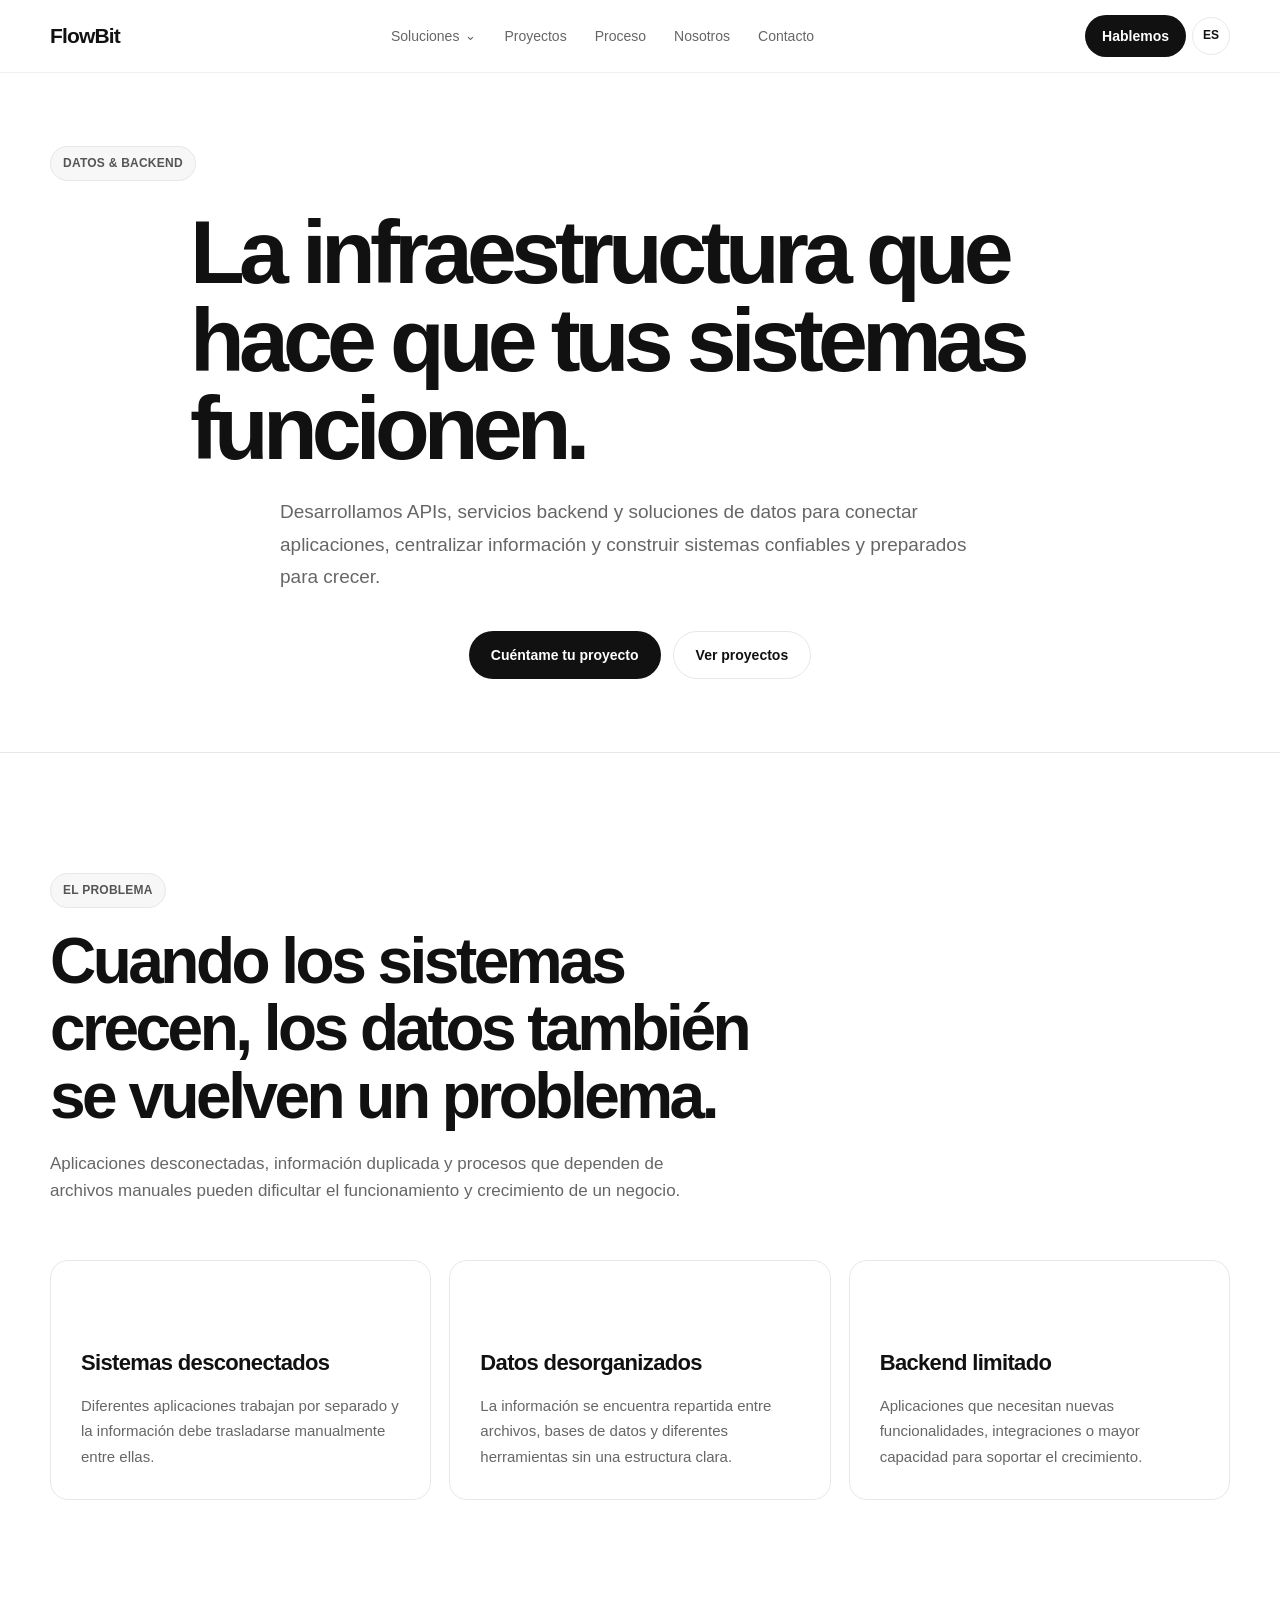
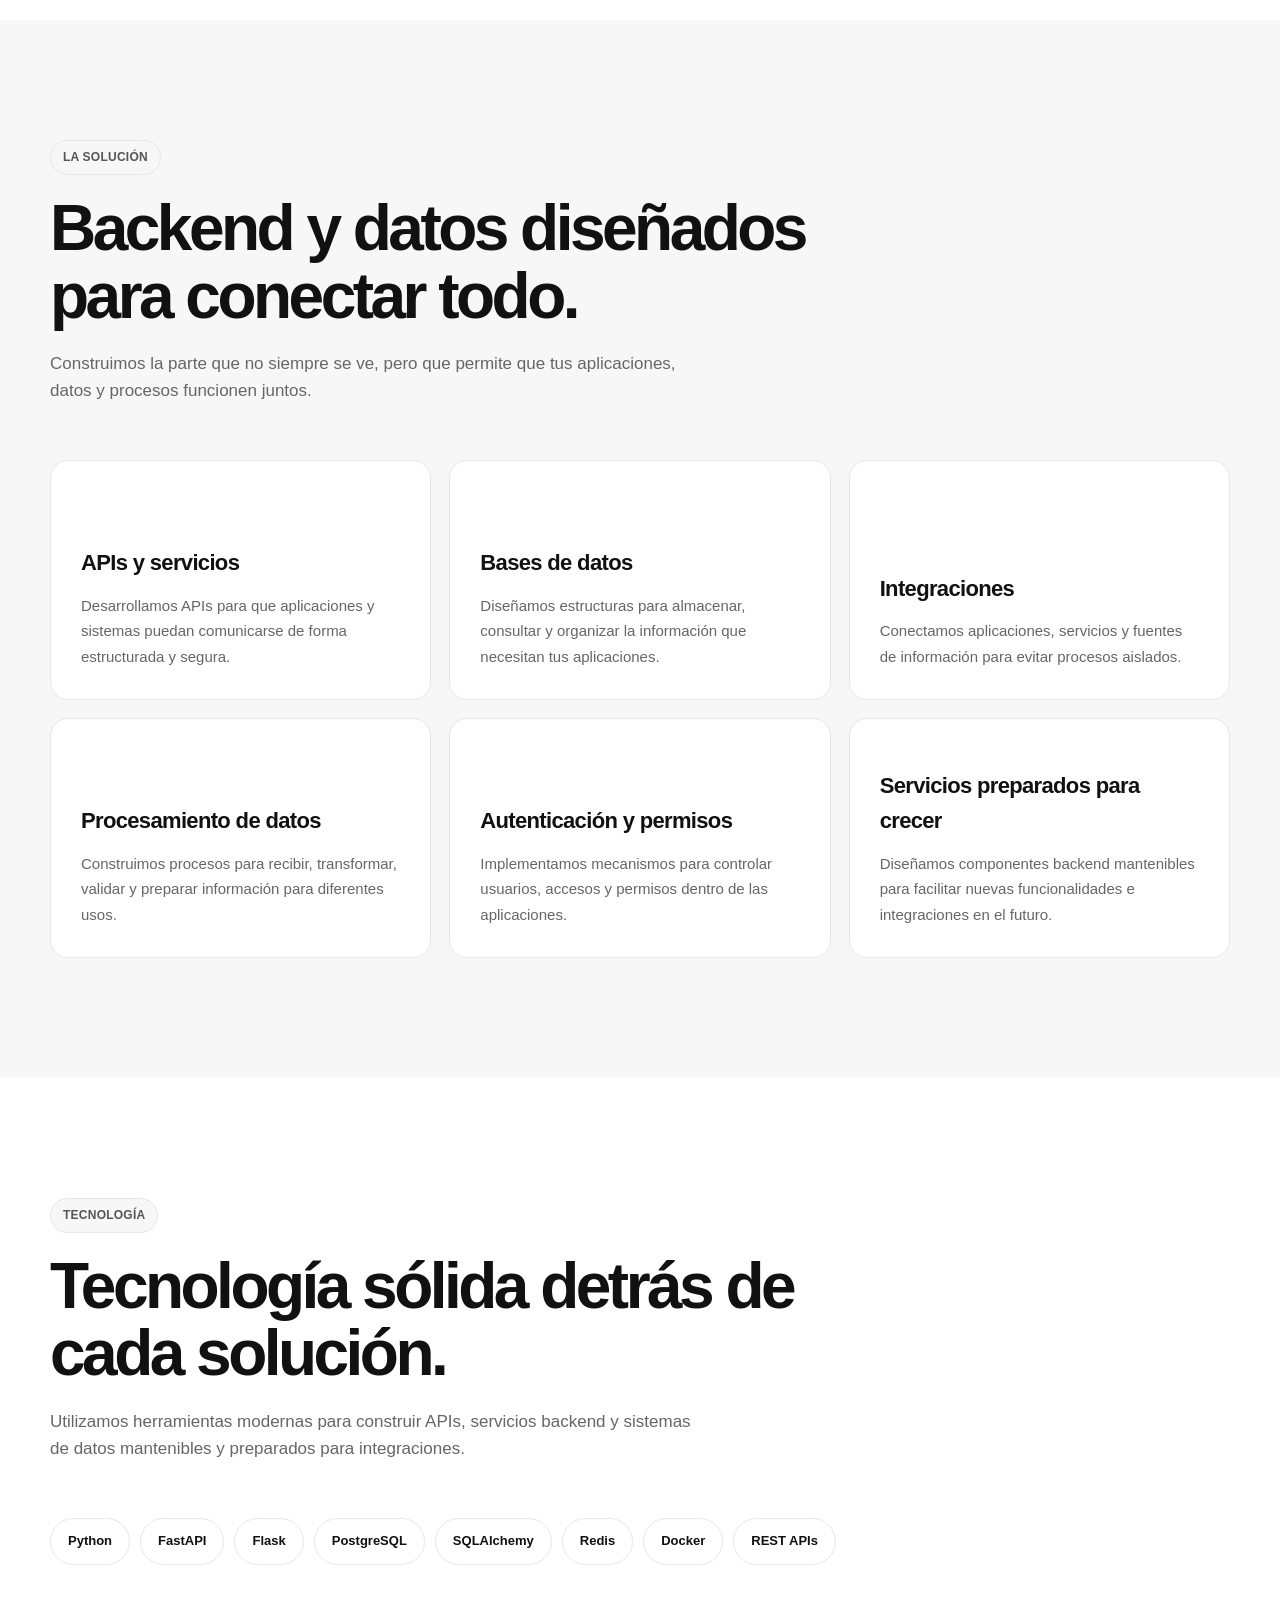
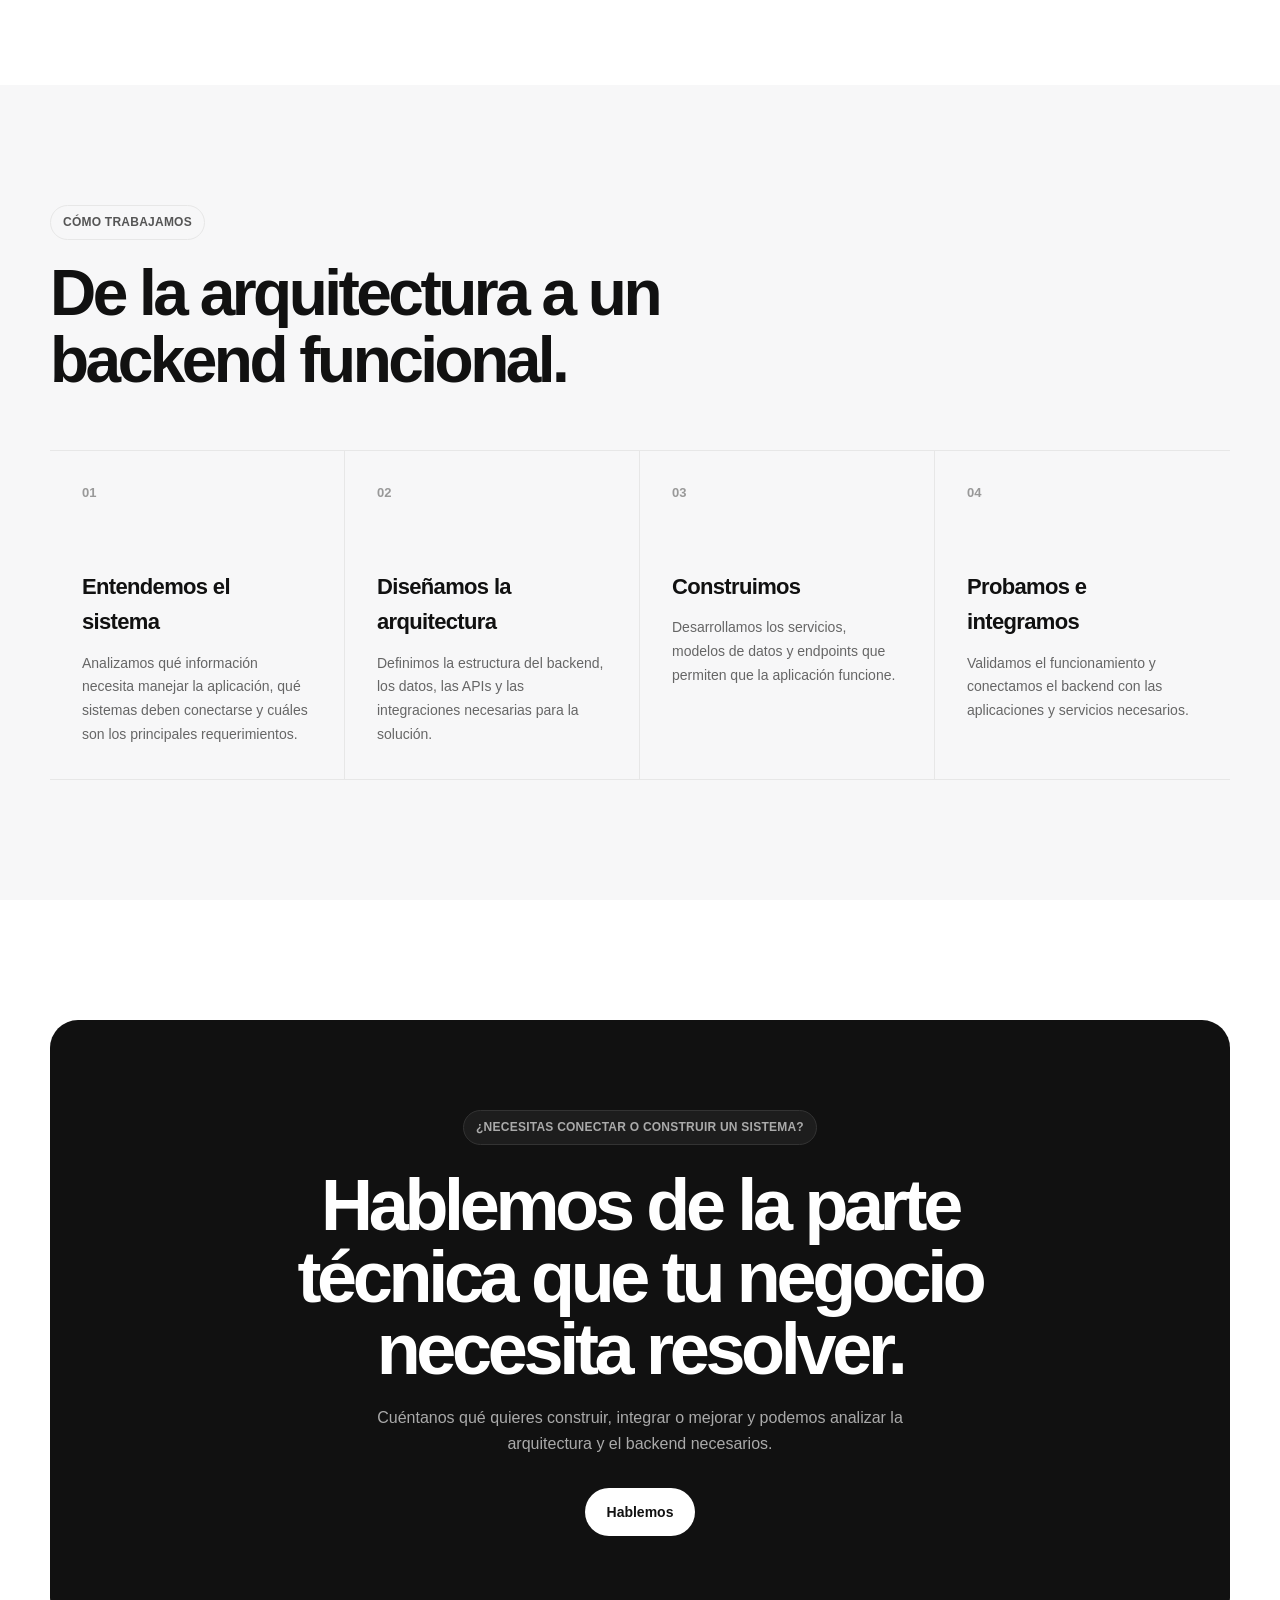
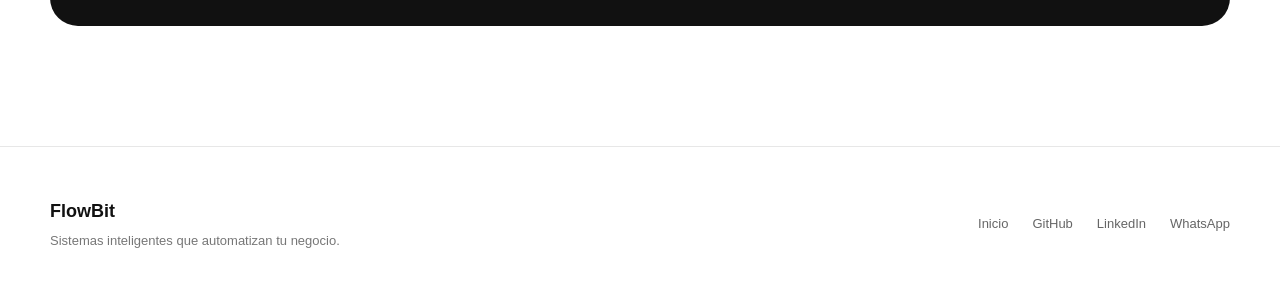
<file: servicios/datos-backend.html>
<!doctype html>
<html lang="es">
  <head>
    <meta charset="UTF-8" />

    <meta name="viewport" content="width=device-width, initial-scale=1.0" />

    <title>Datos & Backend | FlowBit</title>

    <meta
      name="description"
      content="FlowBit desarrolla soluciones de datos, backend y APIs para conectar sistemas, procesar información y construir aplicaciones robustas."
    />

    <link rel="stylesheet" href="../css/styles.css" />
  </head>

  <body>
    <!-- NAVBAR -->

    <header class="navbar">
      <div class="container navbar-content">
        <a href="../index.html" class="logo">FlowBit</a>

        <nav class="nav-links">
          <div class="nav-dropdown">
            <button class="nav-dropdown-toggle" type="button">
              Soluciones
              <span aria-hidden="true">⌄</span>
            </button>

            <div class="nav-dropdown-menu">
              <a href="./sistemas.html">Sistemas empresariales</a>
              <a href="./automatizacion.html">Automatización</a>
              <a href="./ia.html">IA aplicada</a>
              <a href="./datos-backend.html">Datos &amp; Backend</a>
            </div>
          </div>

          <a href="../index.html#projects">Proyectos</a>
          <a href="../index.html#process">Proceso</a>
          <a href="../nosotros/index.html">Nosotros</a>
          <a href="../contacto/index.html">Contacto</a>
        </nav>

        <button
          class="mobile-menu-toggle"
          type="button"
          aria-label="Abrir menú"
        >
          ☰
        </button>

        <div class="nav-actions">
          <a
            href="https://wa.me/593998931349?text=Hola%20FlowBit,%20quiero%20hablar%20sobre%20un%20proyecto"
            class="nav-cta"
            target="_blank"
            rel="noopener noreferrer"
          >
            Hablemos
          </a>

          <button
            id="lang-switch"
            class="lang-switch"
            type="button"
            aria-label="Cambiar idioma"
          >
            EN
          </button>
        </div>
      </div>
    </header>

    <!-- HERO -->

    <main>
      <section class="hero service-hero">
        <div class="container">
          <span class="eyebrow"> DATOS &amp; BACKEND </span>

          <h1>La infraestructura que hace que tus sistemas funcionen.</h1>

          <p class="hero-description">
            Desarrollamos APIs, servicios backend y soluciones de datos para
            conectar aplicaciones, centralizar información y construir sistemas
            confiables y preparados para crecer.
          </p>

          <div class="hero-actions">
            <a href="../contacto/index.html" class="btn btn-primary">
              Cuéntame tu proyecto
            </a>

            <a href="../index.html#projects" class="btn btn-secondary">
              Ver proyectos
            </a>
          </div>
        </div>
      </section>

      <!-- PROBLEMAS -->

      <section class="section">
        <div class="container">
          <div class="section-heading">
            <span class="eyebrow"> EL PROBLEMA </span>

            <h2>
              Cuando los sistemas crecen, los datos también se vuelven un
              problema.
            </h2>

            <p>
              Aplicaciones desconectadas, información duplicada y procesos que
              dependen de archivos manuales pueden dificultar el funcionamiento
              y crecimiento de un negocio.
            </p>
          </div>

          <div class="cards-grid">
            <article class="card">
              <h3>Sistemas desconectados</h3>

              <p>
                Diferentes aplicaciones trabajan por separado y la información
                debe trasladarse manualmente entre ellas.
              </p>
            </article>

            <article class="card">
              <h3>Datos desorganizados</h3>

              <p>
                La información se encuentra repartida entre archivos, bases de
                datos y diferentes herramientas sin una estructura clara.
              </p>
            </article>

            <article class="card">
              <h3>Backend limitado</h3>

              <p>
                Aplicaciones que necesitan nuevas funcionalidades, integraciones
                o mayor capacidad para soportar el crecimiento.
              </p>
            </article>
          </div>
        </div>
      </section>

      <!-- SOLUCIÓN -->

      <section class="section section-soft">
        <div class="container">
          <div class="section-heading">
            <span class="eyebrow"> LA SOLUCIÓN </span>

            <h2>Backend y datos diseñados para conectar todo.</h2>

            <p>
              Construimos la parte que no siempre se ve, pero que permite que
              tus aplicaciones, datos y procesos funcionen juntos.
            </p>
          </div>

          <div class="cards-grid">
            <article class="card">
              <h3>APIs y servicios</h3>

              <p>
                Desarrollamos APIs para que aplicaciones y sistemas puedan
                comunicarse de forma estructurada y segura.
              </p>
            </article>

            <article class="card">
              <h3>Bases de datos</h3>

              <p>
                Diseñamos estructuras para almacenar, consultar y organizar la
                información que necesitan tus aplicaciones.
              </p>
            </article>

            <article class="card">
              <h3>Integraciones</h3>

              <p>
                Conectamos aplicaciones, servicios y fuentes de información para
                evitar procesos aislados.
              </p>
            </article>

            <article class="card">
              <h3>Procesamiento de datos</h3>

              <p>
                Construimos procesos para recibir, transformar, validar y
                preparar información para diferentes usos.
              </p>
            </article>

            <article class="card">
              <h3>Autenticación y permisos</h3>

              <p>
                Implementamos mecanismos para controlar usuarios, accesos y
                permisos dentro de las aplicaciones.
              </p>
            </article>

            <article class="card">
              <h3>Servicios preparados para crecer</h3>

              <p>
                Diseñamos componentes backend mantenibles para facilitar nuevas
                funcionalidades e integraciones en el futuro.
              </p>
            </article>
          </div>
        </div>
      </section>

      <!-- TECNOLOGÍA -->

      <section class="section">
        <div class="container">
          <div class="section-heading">
            <span class="eyebrow"> TECNOLOGÍA </span>

            <h2>Tecnología sólida detrás de cada solución.</h2>

            <p>
              Utilizamos herramientas modernas para construir APIs, servicios
              backend y sistemas de datos mantenibles y preparados para
              integraciones.
            </p>
          </div>

          <div class="tech-list">
            <span>Python</span>
            <span>FastAPI</span>
            <span>Flask</span>
            <span>PostgreSQL</span>
            <span>SQLAlchemy</span>
            <span>Redis</span>
            <span>Docker</span>
            <span>REST APIs</span>
          </div>
        </div>
      </section>

      <!-- PROCESO -->

      <section class="section section-soft">
        <div class="container">
          <div class="section-heading">
            <span class="eyebrow"> CÓMO TRABAJAMOS </span>

            <h2>De la arquitectura a un backend funcional.</h2>
          </div>

          <div class="process-grid">
            <article class="process-item">
              <span>01</span>

              <h3>Entendemos el sistema</h3>

              <p>
                Analizamos qué información necesita manejar la aplicación, qué
                sistemas deben conectarse y cuáles son los principales
                requerimientos.
              </p>
            </article>

            <article class="process-item">
              <span>02</span>

              <h3>Diseñamos la arquitectura</h3>

              <p>
                Definimos la estructura del backend, los datos, las APIs y las
                integraciones necesarias para la solución.
              </p>
            </article>

            <article class="process-item">
              <span>03</span>

              <h3>Construimos</h3>

              <p>
                Desarrollamos los servicios, modelos de datos y endpoints que
                permiten que la aplicación funcione.
              </p>
            </article>

            <article class="process-item">
              <span>04</span>

              <h3>Probamos e integramos</h3>

              <p>
                Validamos el funcionamiento y conectamos el backend con las
                aplicaciones y servicios necesarios.
              </p>
            </article>
          </div>
        </div>
      </section>

      <!-- CTA -->

      <section class="section">
        <div class="container">
          <div class="cta-box">
            <span class="eyebrow">
              ¿NECESITAS CONECTAR O CONSTRUIR UN SISTEMA?
            </span>

            <h2>
              Hablemos de la parte técnica que tu negocio necesita resolver.
            </h2>

            <p>
              Cuéntanos qué quieres construir, integrar o mejorar y podemos
              analizar la arquitectura y el backend necesarios.
            </p>

            <a href="../contacto/index.html" class="btn btn-primary">
              Hablemos
            </a>
          </div>
        </div>
      </section>
    </main>

    <!-- FOOTER -->

    <footer class="footer">
      <div class="container footer-content">
        <div>
          <strong>FlowBit</strong>
          <p>Sistemas inteligentes que automatizan tu negocio.</p>
        </div>

        <div class="footer-links">
          <a href="../index.html">Inicio</a>

          <a
            href="https://github.com/wilmersiguencia"
            target="_blank"
            rel="noopener noreferrer"
          >
            GitHub
          </a>

          <a
            href="https://www.linkedin.com/"
            target="_blank"
            rel="noopener noreferrer"
          >
            LinkedIn
          </a>

          <a
            href="https://wa.me/593998931349"
            target="_blank"
            rel="noopener noreferrer"
          >
            WhatsApp
          </a>
        </div>
      </div>
    </footer>

    <script type="module" src="../js/main.js"></script>
  </body>
</html>
</file>
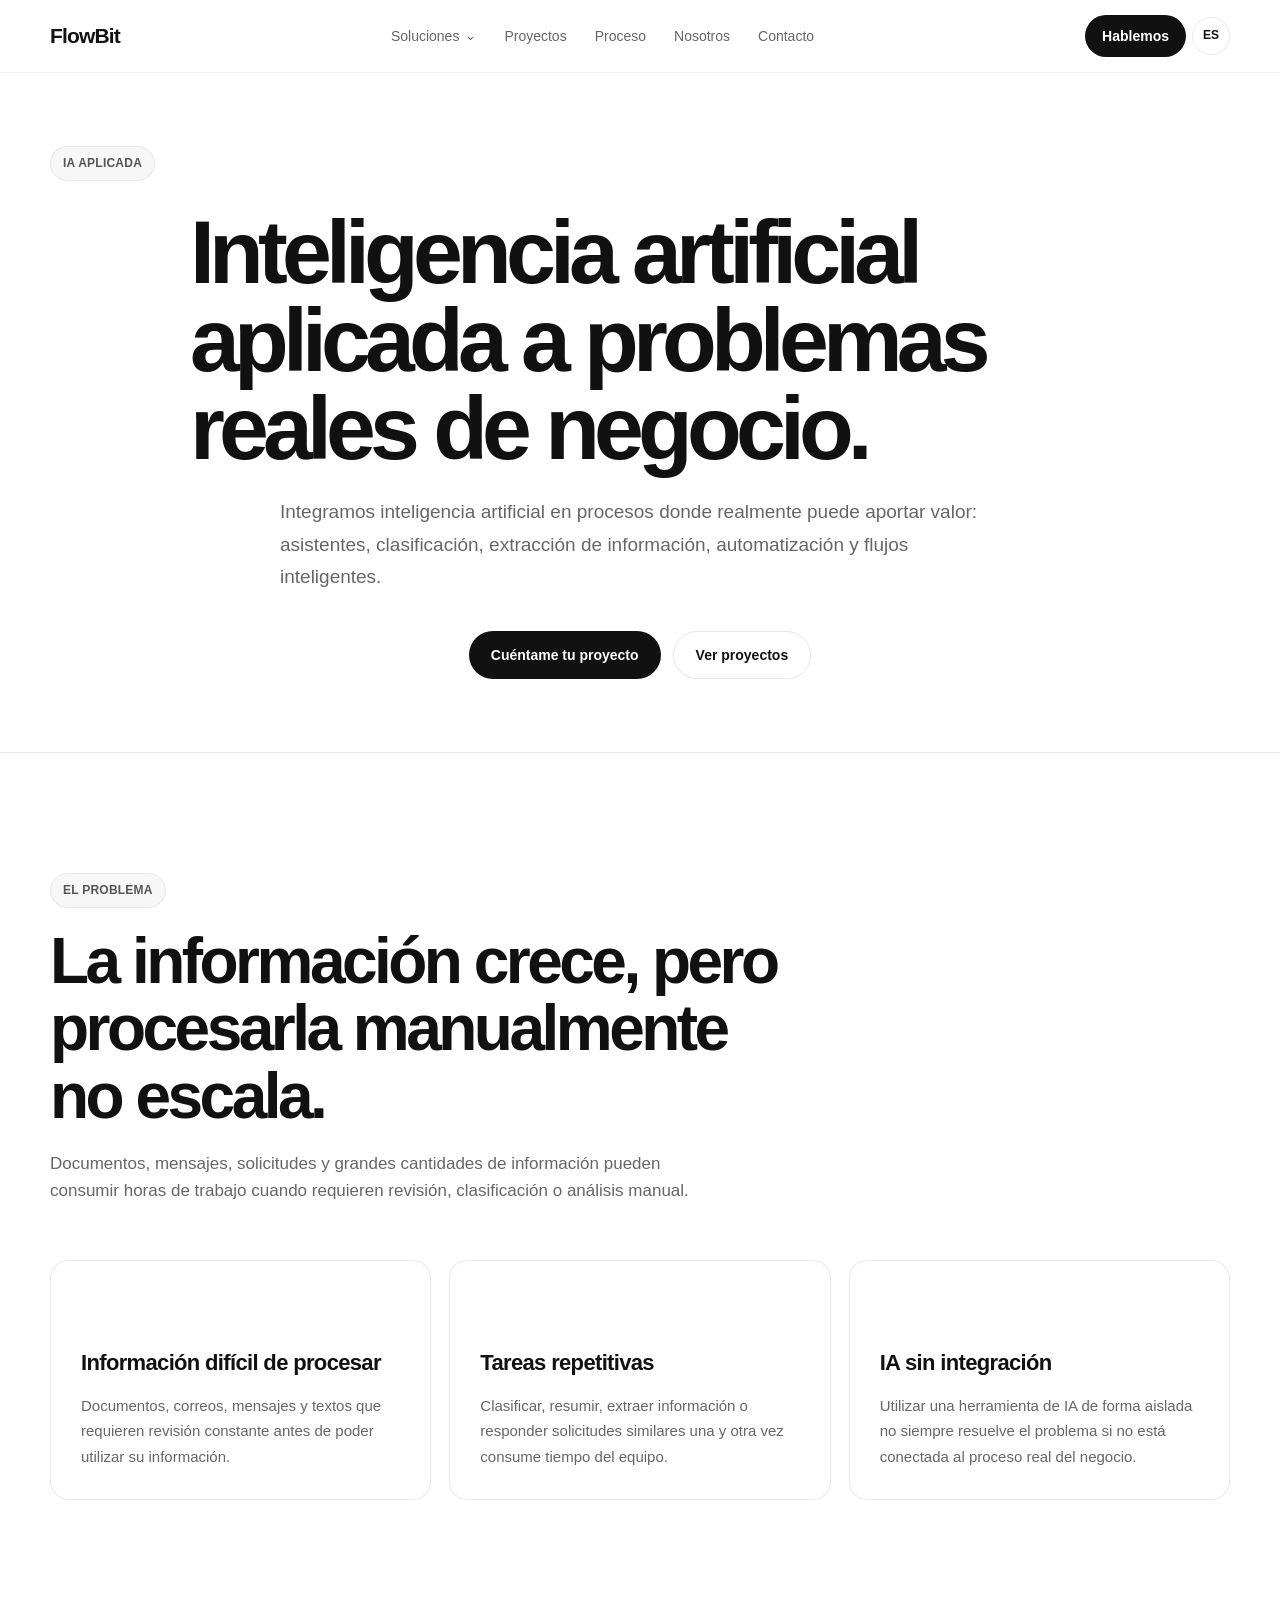
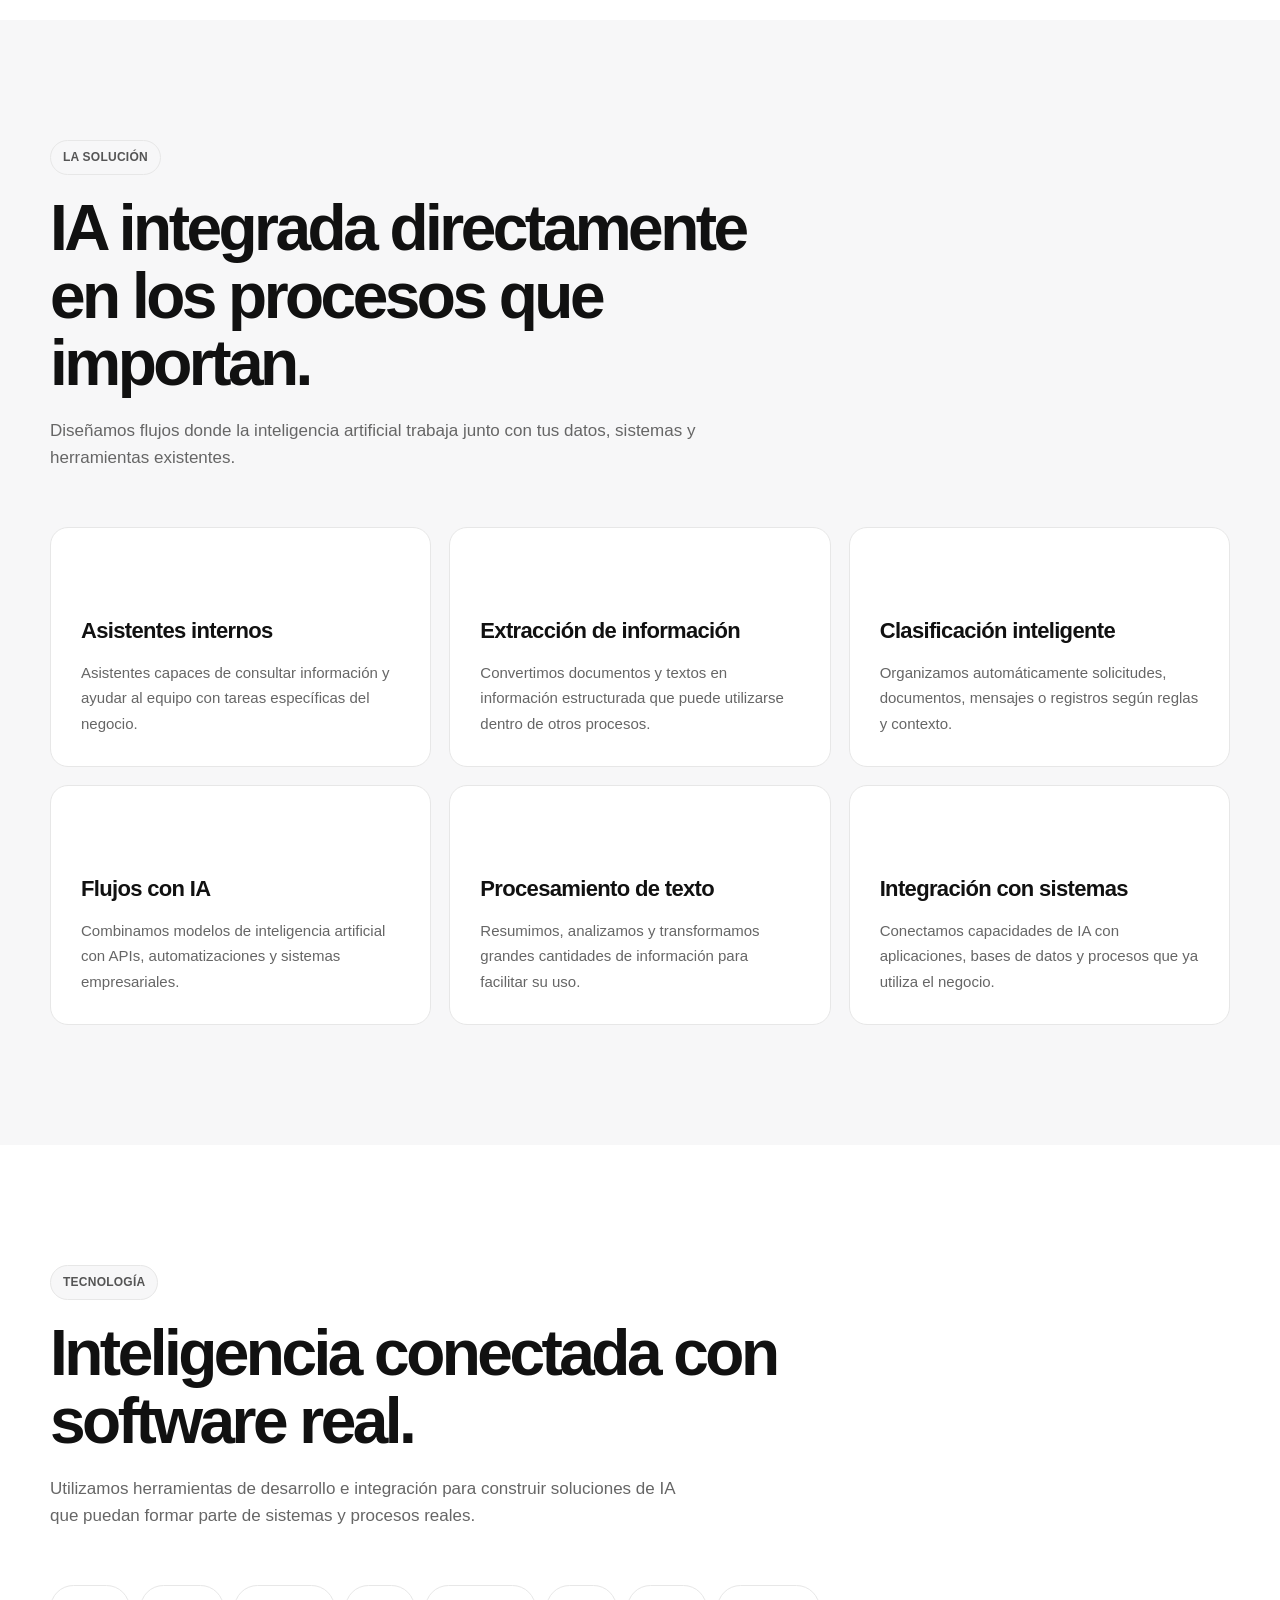
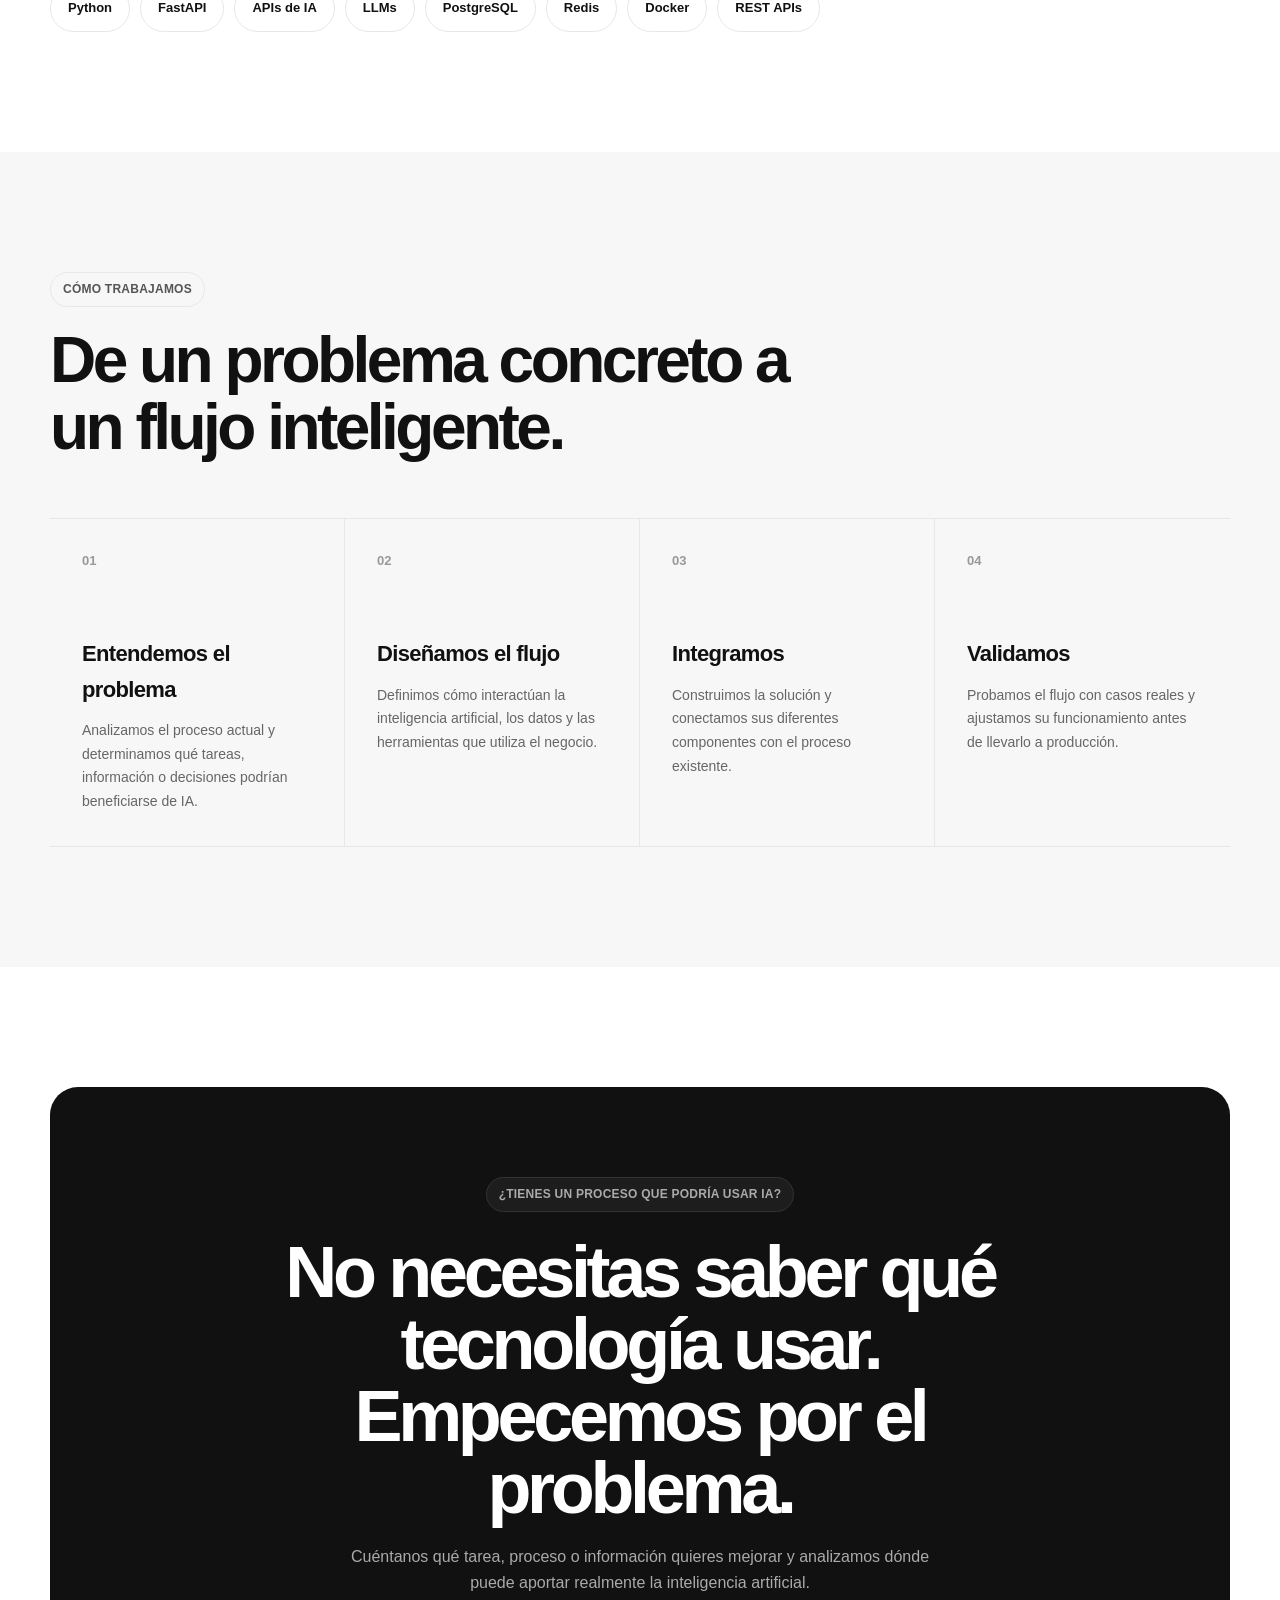
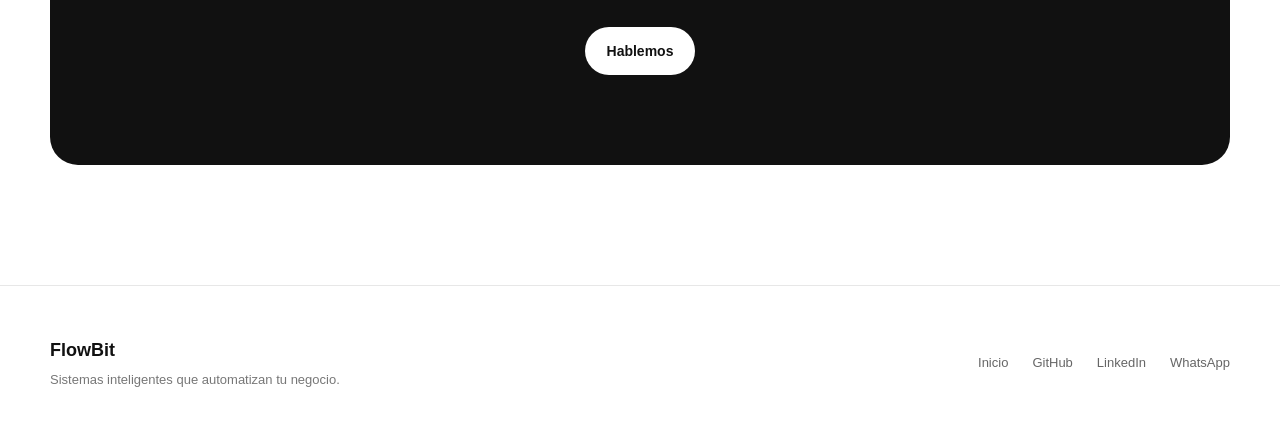
<file: servicios/ia.html>
<!doctype html>
<html lang="es">
  <head>
    <meta charset="UTF-8" />

    <meta name="viewport" content="width=device-width, initial-scale=1.0" />

    <title>IA aplicada | FlowBit</title>

    <meta
      name="description"
      content="FlowBit desarrolla soluciones de inteligencia artificial aplicada para automatizar tareas, procesar información y mejorar procesos de negocio."
    />

    <link rel="stylesheet" href="../css/styles.css" />
  </head>

  <body>
    <!-- NAVBAR -->

    <header class="navbar">
      <div class="container navbar-content">
        <a href="../index.html" class="logo">FlowBit</a>

        <nav class="nav-links">
          <div class="nav-dropdown">
            <button class="nav-dropdown-toggle" type="button">
              Soluciones
              <span aria-hidden="true">⌄</span>
            </button>

            <div class="nav-dropdown-menu">
              <a href="./sistemas.html">Sistemas empresariales</a>
              <a href="./automatizacion.html">Automatización</a>
              <a href="./ia.html">IA aplicada</a>
              <a href="./datos-backend.html">Datos &amp; Backend</a>
            </div>
          </div>

          <a href="../index.html#projects">Proyectos</a>
          <a href="../index.html#process">Proceso</a>
          <a href="../nosotros/index.html">Nosotros</a>
          <a href="../contacto/index.html">Contacto</a>
        </nav>

        <button
          class="mobile-menu-toggle"
          type="button"
          aria-label="Abrir menú"
        >
          ☰
        </button>

        <div class="nav-actions">
          <a
            href="https://wa.me/593998931349?text=Hola%20FlowBit,%20quiero%20hablar%20sobre%20un%20proyecto"
            class="nav-cta"
            target="_blank"
            rel="noopener noreferrer"
          >
            Hablemos
          </a>

          <button
            id="lang-switch"
            class="lang-switch"
            type="button"
            aria-label="Cambiar idioma"
          >
            EN
          </button>
        </div>
      </div>
    </header>

    <!-- HERO -->

    <main>
      <section class="hero service-hero">
        <div class="container">
          <span class="eyebrow"> IA APLICADA </span>

          <h1>
            Inteligencia artificial aplicada a problemas reales de negocio.
          </h1>

          <p class="hero-description">
            Integramos inteligencia artificial en procesos donde realmente puede
            aportar valor: asistentes, clasificación, extracción de información,
            automatización y flujos inteligentes.
          </p>

          <div class="hero-actions">
            <a href="../contacto/index.html" class="btn btn-primary">
              Cuéntame tu proyecto
            </a>

            <a href="../index.html#projects" class="btn btn-secondary">
              Ver proyectos
            </a>
          </div>
        </div>
      </section>

      <!-- PROBLEMAS -->

      <section class="section">
        <div class="container">
          <div class="section-heading">
            <span class="eyebrow"> EL PROBLEMA </span>

            <h2>
              La información crece, pero procesarla manualmente no escala.
            </h2>

            <p>
              Documentos, mensajes, solicitudes y grandes cantidades de
              información pueden consumir horas de trabajo cuando requieren
              revisión, clasificación o análisis manual.
            </p>
          </div>

          <div class="cards-grid">
            <article class="card">
              <h3>Información difícil de procesar</h3>

              <p>
                Documentos, correos, mensajes y textos que requieren revisión
                constante antes de poder utilizar su información.
              </p>
            </article>

            <article class="card">
              <h3>Tareas repetitivas</h3>

              <p>
                Clasificar, resumir, extraer información o responder solicitudes
                similares una y otra vez consume tiempo del equipo.
              </p>
            </article>

            <article class="card">
              <h3>IA sin integración</h3>

              <p>
                Utilizar una herramienta de IA de forma aislada no siempre
                resuelve el problema si no está conectada al proceso real del
                negocio.
              </p>
            </article>
          </div>
        </div>
      </section>

      <!-- SOLUCIÓN -->

      <section class="section section-soft">
        <div class="container">
          <div class="section-heading">
            <span class="eyebrow"> LA SOLUCIÓN </span>

            <h2>IA integrada directamente en los procesos que importan.</h2>

            <p>
              Diseñamos flujos donde la inteligencia artificial trabaja junto
              con tus datos, sistemas y herramientas existentes.
            </p>
          </div>

          <div class="cards-grid">
            <article class="card">
              <h3>Asistentes internos</h3>

              <p>
                Asistentes capaces de consultar información y ayudar al equipo
                con tareas específicas del negocio.
              </p>
            </article>

            <article class="card">
              <h3>Extracción de información</h3>

              <p>
                Convertimos documentos y textos en información estructurada que
                puede utilizarse dentro de otros procesos.
              </p>
            </article>

            <article class="card">
              <h3>Clasificación inteligente</h3>

              <p>
                Organizamos automáticamente solicitudes, documentos, mensajes o
                registros según reglas y contexto.
              </p>
            </article>

            <article class="card">
              <h3>Flujos con IA</h3>

              <p>
                Combinamos modelos de inteligencia artificial con APIs,
                automatizaciones y sistemas empresariales.
              </p>
            </article>

            <article class="card">
              <h3>Procesamiento de texto</h3>

              <p>
                Resumimos, analizamos y transformamos grandes cantidades de
                información para facilitar su uso.
              </p>
            </article>

            <article class="card">
              <h3>Integración con sistemas</h3>

              <p>
                Conectamos capacidades de IA con aplicaciones, bases de datos y
                procesos que ya utiliza el negocio.
              </p>
            </article>
          </div>
        </div>
      </section>

      <!-- TECNOLOGÍA -->

      <section class="section">
        <div class="container">
          <div class="section-heading">
            <span class="eyebrow"> TECNOLOGÍA </span>

            <h2>Inteligencia conectada con software real.</h2>

            <p>
              Utilizamos herramientas de desarrollo e integración para construir
              soluciones de IA que puedan formar parte de sistemas y procesos
              reales.
            </p>
          </div>

          <div class="tech-list">
            <span>Python</span>
            <span>FastAPI</span>
            <span>APIs de IA</span>
            <span>LLMs</span>
            <span>PostgreSQL</span>
            <span>Redis</span>
            <span>Docker</span>
            <span>REST APIs</span>
          </div>
        </div>
      </section>

      <!-- PROCESO -->

      <section class="section section-soft">
        <div class="container">
          <div class="section-heading">
            <span class="eyebrow"> CÓMO TRABAJAMOS </span>

            <h2>De un problema concreto a un flujo inteligente.</h2>
          </div>

          <div class="process-grid">
            <article class="process-item">
              <span>01</span>

              <h3>Entendemos el problema</h3>

              <p>
                Analizamos el proceso actual y determinamos qué tareas,
                información o decisiones podrían beneficiarse de IA.
              </p>
            </article>

            <article class="process-item">
              <span>02</span>

              <h3>Diseñamos el flujo</h3>

              <p>
                Definimos cómo interactúan la inteligencia artificial, los datos
                y las herramientas que utiliza el negocio.
              </p>
            </article>

            <article class="process-item">
              <span>03</span>

              <h3>Integramos</h3>

              <p>
                Construimos la solución y conectamos sus diferentes componentes
                con el proceso existente.
              </p>
            </article>

            <article class="process-item">
              <span>04</span>

              <h3>Validamos</h3>

              <p>
                Probamos el flujo con casos reales y ajustamos su funcionamiento
                antes de llevarlo a producción.
              </p>
            </article>
          </div>
        </div>
      </section>

      <!-- CTA -->

      <section class="section">
        <div class="container">
          <div class="cta-box">
            <span class="eyebrow">
              ¿TIENES UN PROCESO QUE PODRÍA USAR IA?
            </span>

            <h2>
              No necesitas saber qué tecnología usar. Empecemos por el problema.
            </h2>

            <p>
              Cuéntanos qué tarea, proceso o información quieres mejorar y
              analizamos dónde puede aportar realmente la inteligencia
              artificial.
            </p>

            <a href="../contacto/index.html" class="btn btn-primary">
              Hablemos
            </a>
          </div>
        </div>
      </section>
    </main>

    <!-- FOOTER -->

    <footer class="footer">
      <div class="container footer-content">
        <div>
          <strong>FlowBit</strong>
          <p>Sistemas inteligentes que automatizan tu negocio.</p>
        </div>

        <div class="footer-links">
          <a href="../index.html">Inicio</a>

          <a
            href="https://github.com/wilmersiguencia"
            target="_blank"
            rel="noopener noreferrer"
          >
            GitHub
          </a>

          <a
            href="https://www.linkedin.com/"
            target="_blank"
            rel="noopener noreferrer"
          >
            LinkedIn
          </a>

          <a
            href="https://wa.me/593998931349"
            target="_blank"
            rel="noopener noreferrer"
          >
            WhatsApp
          </a>
        </div>
      </div>
    </footer>

    <script type="module" src="../js/main.js"></script>
  </body>
</html>
</file>
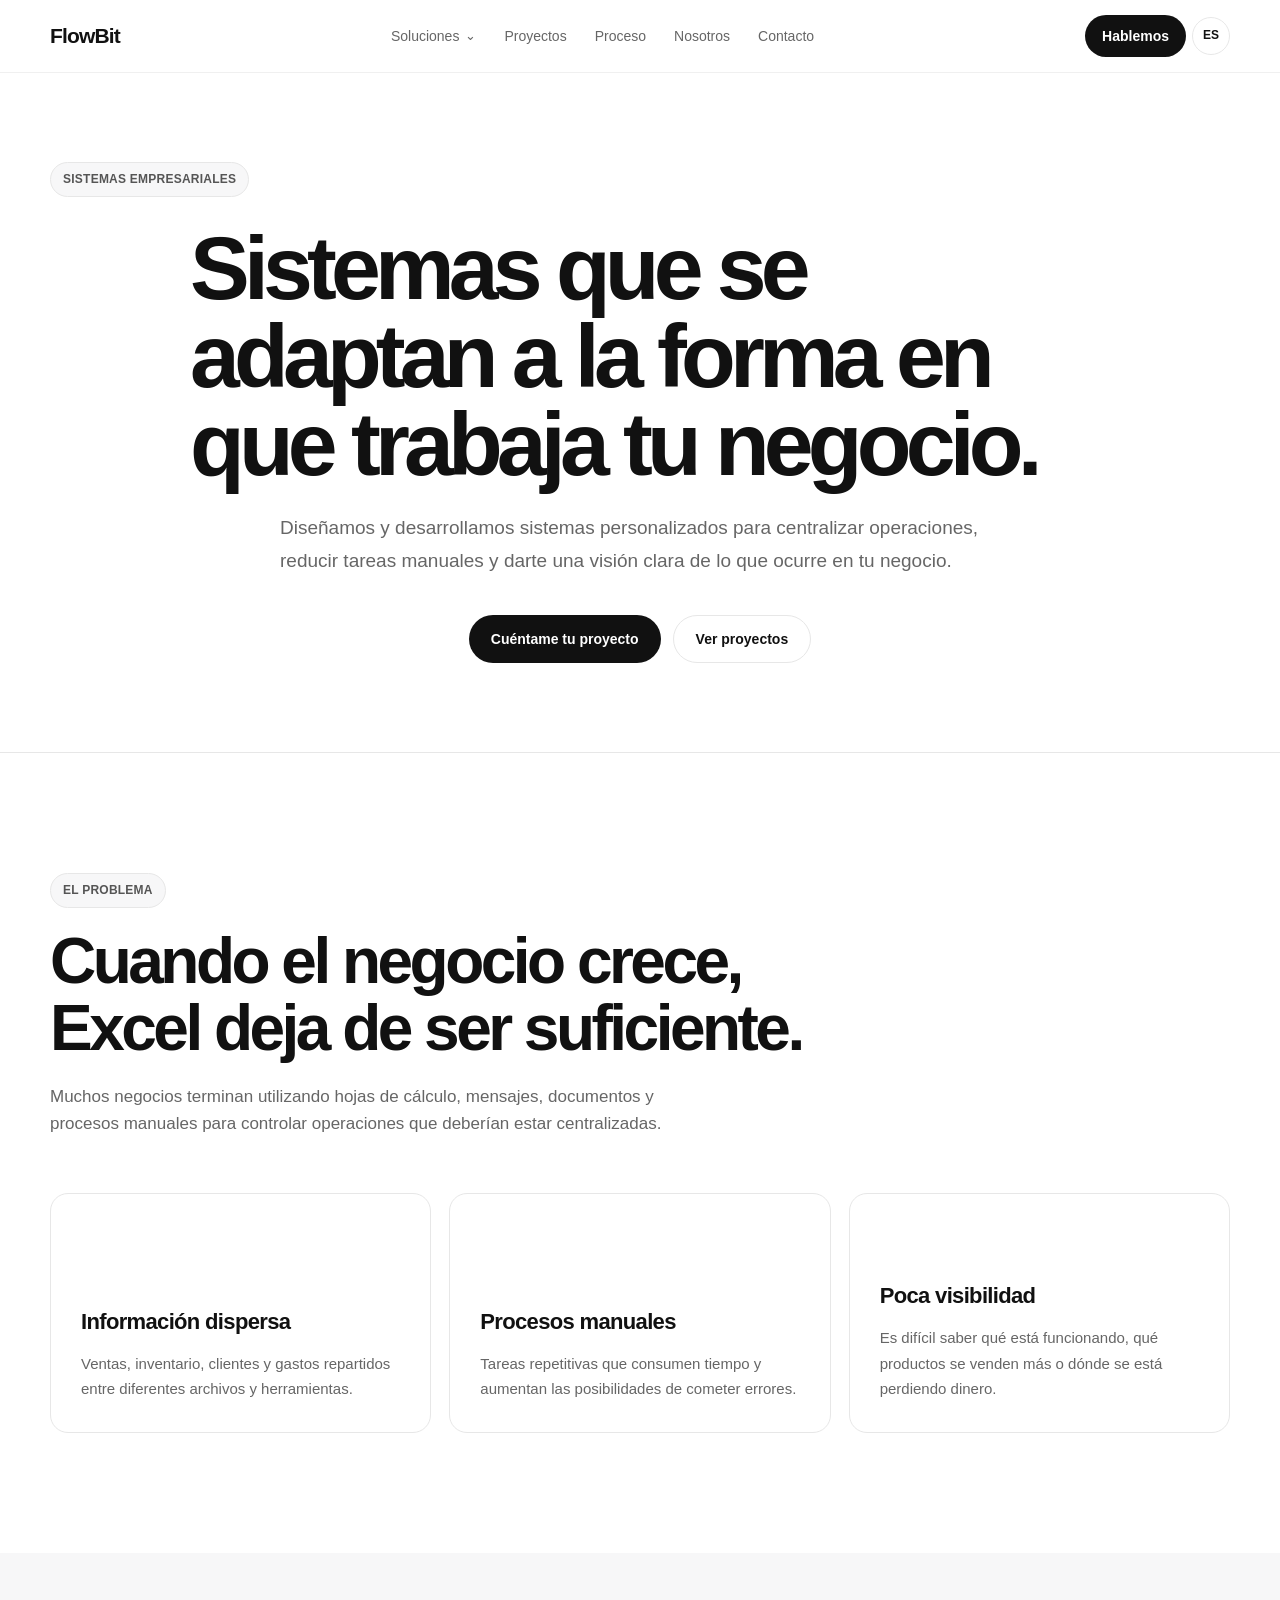
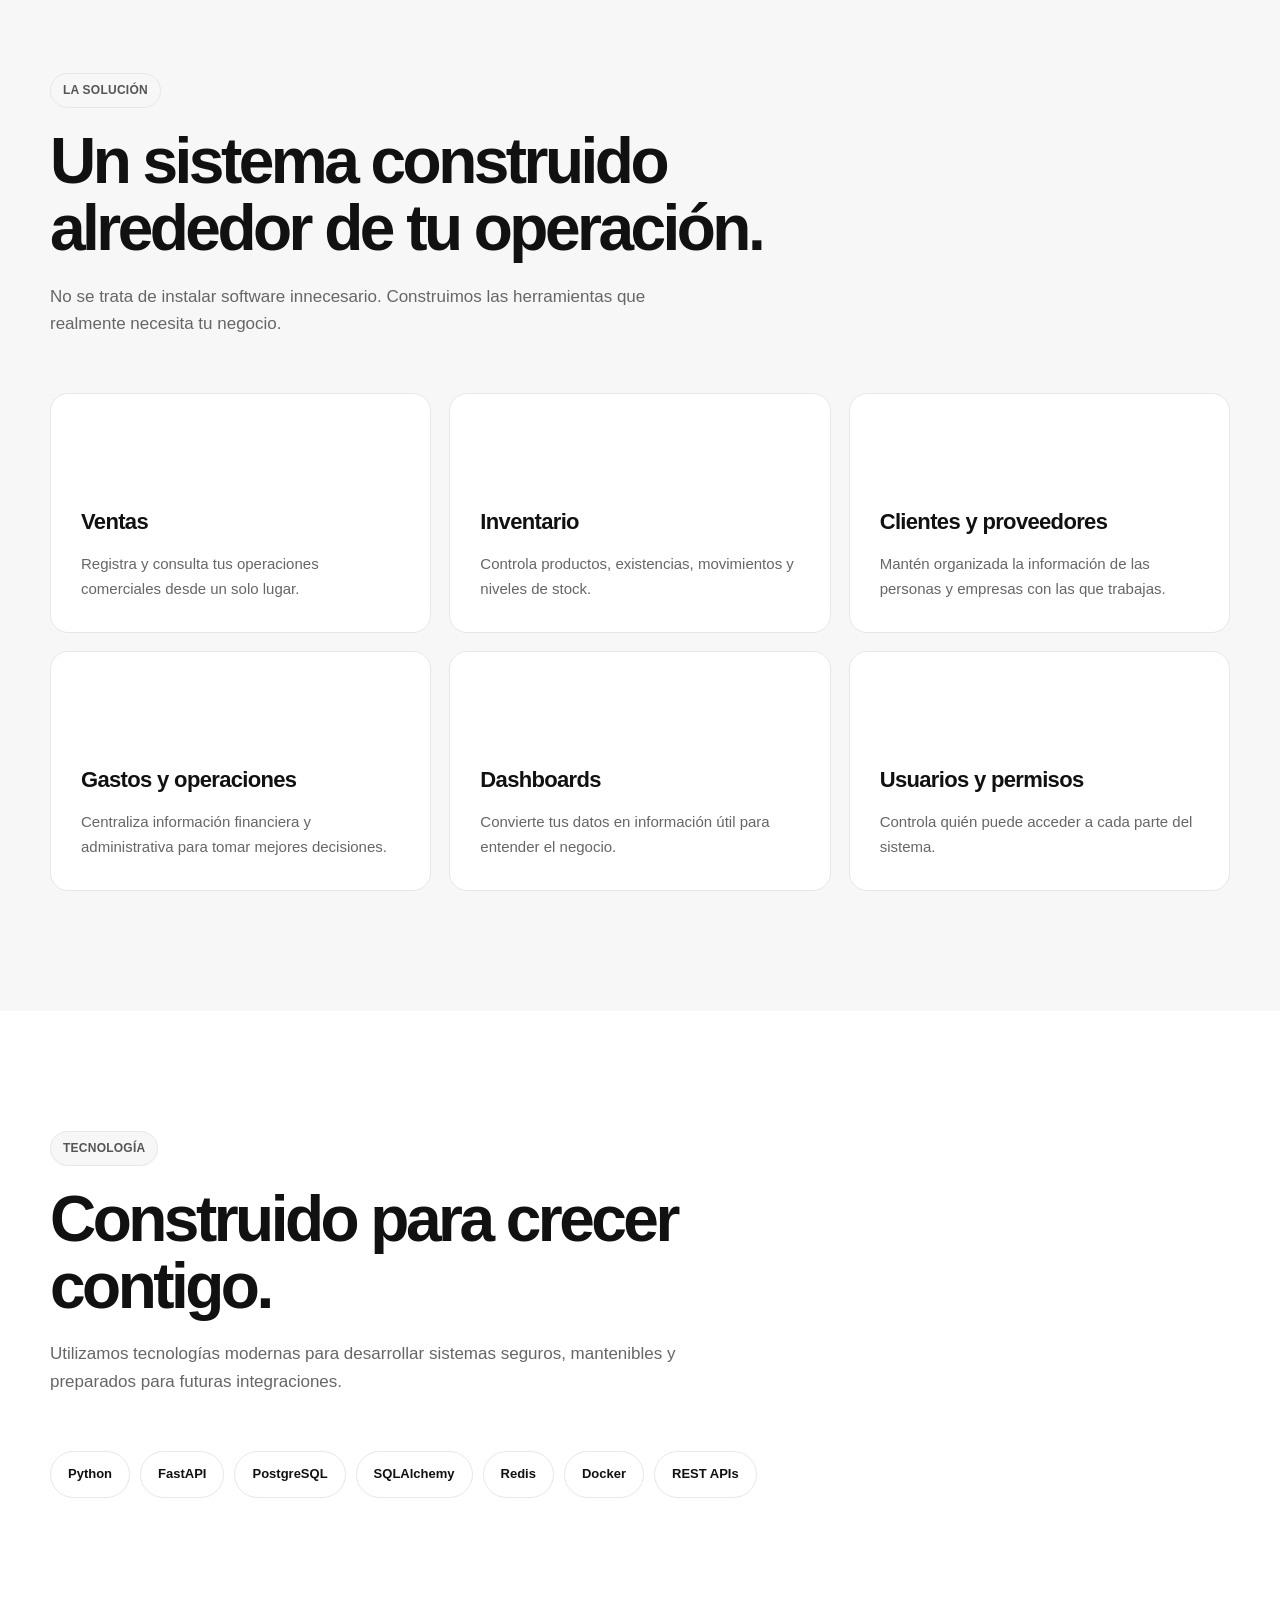
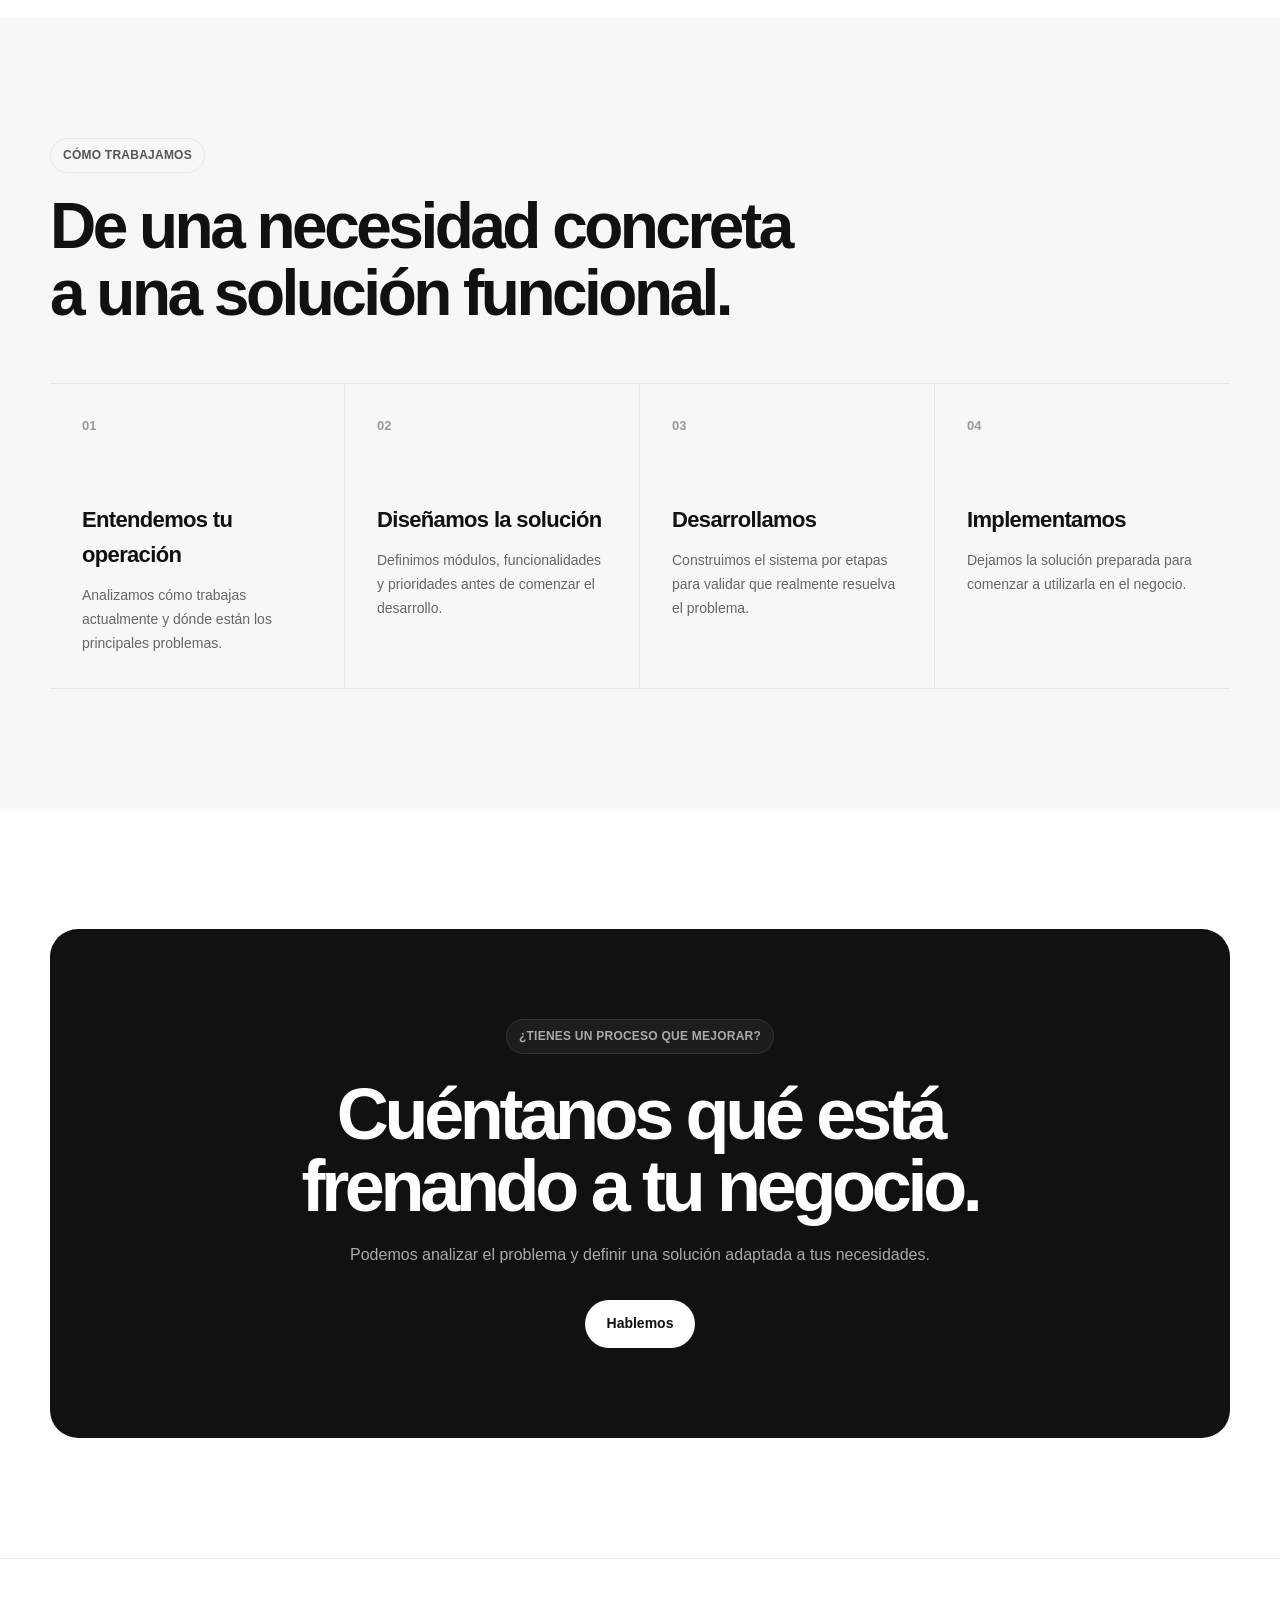
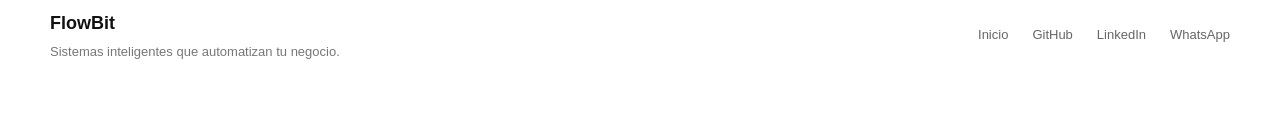
<file: servicios/sistemas.html>
<!doctype html>
<html lang="es">
  <head>
    <meta charset="UTF-8" />

    <meta name="viewport" content="width=device-width, initial-scale=1.0" />

    <title>Sistemas empresariales | FlowBit</title>

    <meta
      name="description"
      content="FlowBit desarrolla sistemas empresariales personalizados para gestionar ventas, inventario, clientes, gastos y operaciones."
    />

    <link rel="stylesheet" href="../css/styles.css" />
  </head>

  <body>
    <!-- NAVBAR -->

    <header class="navbar">
      <div class="container navbar-content">
        <a href="../index.html" class="logo">FlowBit</a>

        <nav class="nav-links">
          <div class="nav-dropdown">
            <button class="nav-dropdown-toggle" type="button">
              Soluciones
              <span aria-hidden="true">⌄</span>
            </button>

            <div class="nav-dropdown-menu">
              <a href="./sistemas.html">Sistemas empresariales</a>
              <a href="./automatizacion.html">Automatización</a>
              <a href="./ia.html">IA aplicada</a>
              <a href="./datos-backend.html">Datos &amp; Backend</a>
            </div>
          </div>

          <a href="../index.html#projects">Proyectos</a>
          <a href="../index.html#process">Proceso</a>
          <a href="../nosotros/index.html">Nosotros</a>
          <a href="../contacto/index.html">Contacto</a>
        </nav>

        <button
          class="mobile-menu-toggle"
          type="button"
          aria-label="Abrir menú"
        >
          ☰
        </button>

        <div class="nav-actions">
          <a
            href="https://wa.me/593998931349?text=Hola%20FlowBit,%20quiero%20hablar%20sobre%20un%20proyecto"
            class="nav-cta"
            target="_blank"
            rel="noopener noreferrer"
          >
            Hablemos
          </a>

          <button
            id="lang-switch"
            class="lang-switch"
            type="button"
            aria-label="Cambiar idioma"
          >
            EN
          </button>
        </div>
      </div>
    </header>

    <!-- HERO -->

    <main>
      <section class="hero service-hero">
        <div class="container">
          <span class="eyebrow"> SISTEMAS EMPRESARIALES </span>

          <h1>Sistemas que se adaptan a la forma en que trabaja tu negocio.</h1>

          <p class="hero-description">
            Diseñamos y desarrollamos sistemas personalizados para centralizar
            operaciones, reducir tareas manuales y darte una visión clara de lo
            que ocurre en tu negocio.
          </p>

          <div class="hero-actions">
            <a href="../contacto/index.html" class="btn btn-primary">
              Cuéntame tu proyecto
            </a>

            <a href="../index.html#projects" class="btn btn-secondary">
              Ver proyectos
            </a>
          </div>
        </div>
      </section>

      <!-- PROBLEMAS -->

      <section class="section">
        <div class="container">
          <div class="section-heading">
            <span class="eyebrow"> EL PROBLEMA </span>

            <h2>Cuando el negocio crece, Excel deja de ser suficiente.</h2>

            <p>
              Muchos negocios terminan utilizando hojas de cálculo, mensajes,
              documentos y procesos manuales para controlar operaciones que
              deberían estar centralizadas.
            </p>
          </div>

          <div class="cards-grid">
            <article class="card">
              <h3>Información dispersa</h3>

              <p>
                Ventas, inventario, clientes y gastos repartidos entre
                diferentes archivos y herramientas.
              </p>
            </article>

            <article class="card">
              <h3>Procesos manuales</h3>

              <p>
                Tareas repetitivas que consumen tiempo y aumentan las
                posibilidades de cometer errores.
              </p>
            </article>

            <article class="card">
              <h3>Poca visibilidad</h3>

              <p>
                Es difícil saber qué está funcionando, qué productos se venden
                más o dónde se está perdiendo dinero.
              </p>
            </article>
          </div>
        </div>
      </section>

      <!-- SOLUCIÓN -->

      <section class="section section-soft">
        <div class="container">
          <div class="section-heading">
            <span class="eyebrow"> LA SOLUCIÓN </span>

            <h2>Un sistema construido alrededor de tu operación.</h2>

            <p>
              No se trata de instalar software innecesario. Construimos las
              herramientas que realmente necesita tu negocio.
            </p>
          </div>

          <div class="cards-grid">
            <article class="card">
              <h3>Ventas</h3>

              <p>
                Registra y consulta tus operaciones comerciales desde un solo
                lugar.
              </p>
            </article>

            <article class="card">
              <h3>Inventario</h3>

              <p>
                Controla productos, existencias, movimientos y niveles de stock.
              </p>
            </article>

            <article class="card">
              <h3>Clientes y proveedores</h3>

              <p>
                Mantén organizada la información de las personas y empresas con
                las que trabajas.
              </p>
            </article>

            <article class="card">
              <h3>Gastos y operaciones</h3>

              <p>
                Centraliza información financiera y administrativa para tomar
                mejores decisiones.
              </p>
            </article>

            <article class="card">
              <h3>Dashboards</h3>

              <p>
                Convierte tus datos en información útil para entender el
                negocio.
              </p>
            </article>

            <article class="card">
              <h3>Usuarios y permisos</h3>

              <p>Controla quién puede acceder a cada parte del sistema.</p>
            </article>
          </div>
        </div>
      </section>

      <!-- TECNOLOGÍA -->

      <section class="section">
        <div class="container">
          <div class="section-heading">
            <span class="eyebrow"> TECNOLOGÍA </span>

            <h2>Construido para crecer contigo.</h2>

            <p>
              Utilizamos tecnologías modernas para desarrollar sistemas seguros,
              mantenibles y preparados para futuras integraciones.
            </p>
          </div>

          <div class="tech-list">
            <span>Python</span>
            <span>FastAPI</span>
            <span>PostgreSQL</span>
            <span>SQLAlchemy</span>
            <span>Redis</span>
            <span>Docker</span>
            <span>REST APIs</span>
          </div>
        </div>
      </section>

      <!-- PROCESO -->

      <section class="section section-soft">
        <div class="container">
          <div class="section-heading">
            <span class="eyebrow"> CÓMO TRABAJAMOS </span>

            <h2>De una necesidad concreta a una solución funcional.</h2>
          </div>

          <div class="process-grid">
            <article class="process-item">
              <span>01</span>

              <h3>Entendemos tu operación</h3>

              <p>
                Analizamos cómo trabajas actualmente y dónde están los
                principales problemas.
              </p>
            </article>

            <article class="process-item">
              <span>02</span>

              <h3>Diseñamos la solución</h3>

              <p>
                Definimos módulos, funcionalidades y prioridades antes de
                comenzar el desarrollo.
              </p>
            </article>

            <article class="process-item">
              <span>03</span>

              <h3>Desarrollamos</h3>

              <p>
                Construimos el sistema por etapas para validar que realmente
                resuelva el problema.
              </p>
            </article>

            <article class="process-item">
              <span>04</span>

              <h3>Implementamos</h3>

              <p>
                Dejamos la solución preparada para comenzar a utilizarla en el
                negocio.
              </p>
            </article>
          </div>
        </div>
      </section>

      <!-- CTA -->

      <section class="section">
        <div class="container">
          <div class="cta-box">
            <span class="eyebrow"> ¿TIENES UN PROCESO QUE MEJORAR? </span>

            <h2>Cuéntanos qué está frenando a tu negocio.</h2>

            <p>
              Podemos analizar el problema y definir una solución adaptada a tus
              necesidades.
            </p>

            <a href="../contacto/index.html" class="btn btn-primary">
              Hablemos
            </a>
          </div>
        </div>
      </section>
    </main>

    <!-- FOOTER -->

    <footer class="footer">
      <div class="container footer-content">
        <div>
          <strong>FlowBit</strong>
          <p>Sistemas inteligentes que automatizan tu negocio.</p>
        </div>

        <div class="footer-links">
          <a href="../index.html">Inicio</a>

          <a
            href="https://github.com/wilmersiguencia"
            target="_blank"
            rel="noopener noreferrer"
          >
            GitHub
          </a>

          <a
            href="https://www.linkedin.com/"
            target="_blank"
            rel="noopener noreferrer"
          >
            LinkedIn
          </a>

          <a
            href="https://wa.me/593998931349"
            target="_blank"
            rel="noopener noreferrer"
          >
            WhatsApp
          </a>
        </div>
      </div>
    </footer>

    <script type="module" src="../js/main.js"></script>
  </body>
</html>
</file>
<file: css/styles.css>
:root {
  --bg: #ffffff;
  --bg-soft: #f7f7f8;
  --text: #111111;
  --text-soft: #666666;
  --border: #e7e7e7;
  --accent: #111111;
  --accent-hover: #2a2a2a;
  --white: #ffffff;

  --container: 1180px;
  --radius: 18px;
  --radius-small: 12px;
  --shadow: 0 20px 60px rgba(0, 0, 0, 0.08);
}

/* =========================
   RESET / BASE
========================= */

* {
  margin: 0;
  padding: 0;
  box-sizing: border-box;
}

html {
  scroll-behavior: smooth;
}

body {
  font-family:
    -apple-system, BlinkMacSystemFont, "Inter", "Segoe UI", sans-serif;

  background: var(--bg);
  color: var(--text);
  line-height: 1.6;

  -webkit-font-smoothing: antialiased;
}

a {
  color: inherit;
  text-decoration: none;
}

button,
input,
textarea,
select {
  font: inherit;
}

.container {
  width: min(calc(100% - 48px), var(--container));
  margin: 0 auto;
}

/* =========================
   NAVBAR
========================= */

.navbar {
  position: sticky;
  top: 0;
  z-index: 100;

  background: rgba(255, 255, 255, 0.86);
  backdrop-filter: blur(16px);

  border-bottom: 1px solid rgba(0, 0, 0, 0.06);
}

.navbar-content {
  min-height: 72px;

  display: flex;
  align-items: center;
  justify-content: space-between;

  gap: 32px;
}

.logo {
  font-size: 21px;
  font-weight: 800;
  letter-spacing: -0.04em;
}

.mobile-menu-toggle {
  display: none;
  border: 0;
  background: transparent;
  color: var(--text);
  font-size: 28px;
  line-height: 1;
  padding: 6px;
  cursor: pointer;
}

.nav-links {
  display: flex;
  align-items: center;
  gap: 28px;

  font-size: 14px;
  color: var(--text-soft);
}

.nav-links a,
.nav-dropdown-toggle {
  color: var(--text-soft);

  transition:
    color 0.2s ease,
    opacity 0.2s ease;
}

.nav-links a:hover,
.nav-dropdown-toggle:hover {
  color: var(--text);
}

/* =========================
   NAVBAR DROPDOWN
========================= */

.nav-dropdown {
  position: relative;
}

.nav-dropdown-toggle {
  display: inline-flex;
  align-items: center;
  gap: 6px;

  padding: 0;

  border: 0;
  background: transparent;

  font: inherit;
  cursor: pointer;
}

.nav-dropdown-toggle span {
  font-size: 13px;

  transition: transform 0.2s ease;
}

.nav-dropdown-menu {
  position: absolute;
  top: calc(100% + 4px);
  left: 50%;

  transform: translateX(-50%) translateY(-6px);

  min-width: 220px;
  padding: 8px;

  background: var(--white);

  border: 1px solid var(--border);
  border-radius: 14px;

  box-shadow: 0 18px 50px rgba(0, 0, 0, 0.12);

  opacity: 0;
  visibility: hidden;
  pointer-events: none;

  transition:
    opacity 0.2s ease,
    transform 0.2s ease,
    visibility 0.2s ease;
}

.nav-dropdown-menu a {
  display: block;

  padding: 10px 12px;

  border-radius: 9px;

  font-size: 13px;
  white-space: nowrap;
}

.nav-dropdown-menu a:hover {
  background: var(--bg-soft);
}

/* Desktop hover */

.nav-dropdown:hover .nav-dropdown-menu {
  opacity: 1;
  visibility: visible;
  pointer-events: auto;

  transform: translateX(-50%) translateY(0);
}

.nav-dropdown:hover .nav-dropdown-toggle span {
  transform: rotate(180deg);
}

/* JavaScript click */

.nav-dropdown.is-open .nav-dropdown-menu {
  opacity: 1;
  visibility: visible;
  pointer-events: auto;

  transform: translateX(-50%) translateY(0);
}

.nav-dropdown.is-open .nav-dropdown-toggle span {
  transform: rotate(180deg);
}

/* =========================
   NAV CTA
========================= */

.nav-cta {
  display: inline-flex;
  align-items: center;
  justify-content: center;

  padding: 10px 17px;

  border-radius: 999px;

  background: var(--accent);
  color: var(--white);

  font-size: 14px;
  font-weight: 600;

  transition:
    transform 0.2s ease,
    background 0.2s ease;
}

.nav-cta:hover {
  background: var(--accent-hover);
  transform: translateY(-1px);
}

.lang-switch {
  display: inline-flex;
  align-items: center;
  justify-content: center;
  min-width: 38px;
  height: 38px;
  padding: 0 10px;
  border: 1px solid var(--border);
  background: transparent;
  color: var(--text);
  border-radius: 999px;
  font-size: 12px;
  font-weight: 600;
  cursor: pointer;
  transition:
    background 0.2s ease,
    color 0.2s ease,
    border-color 0.2s ease;
}

.nav-actions .lang-switch {
  margin: 0;
  flex-shrink: 0;
}

.lang-switch:hover {
  background: var(--text);
  color: var(--white);
  border-color: var(--text);
}

.nav-actions {
  display: flex;
  align-items: center;
  gap: 6px;
  margin: 0;
  padding: 0;
}

/* =========================
   BUTTONS
========================= */

.btn-primary,
.btn-secondary {
  display: inline-flex;
  align-items: center;
  justify-content: center;

  min-height: 48px;
  padding: 0 22px;

  border-radius: 999px;

  font-size: 14px;
  font-weight: 600;

  transition:
    transform 0.2s ease,
    background 0.2s ease;
}

.btn-primary {
  background: var(--accent);
  color: var(--white);
}

.btn-primary:hover {
  background: var(--accent-hover);
  transform: translateY(-2px);
}

.btn-secondary {
  border: 1px solid var(--border);
  background: var(--white);
}

.btn-secondary:hover {
  background: var(--bg-soft);
  transform: translateY(-2px);
}

/* =========================
   HERO
========================= */

.hero {
  min-height: 720px;

  display: flex;
  align-items: center;

  border-bottom: 1px solid var(--border);
}

.hero-content {
  padding: 120px 0;

  text-align: center;
}

.eyebrow {
  display: inline-flex;
  align-items: center;

  padding: 7px 12px;

  border: 1px solid var(--border);
  border-radius: 999px;

  background: var(--bg-soft);

  font-size: 12px;
  font-weight: 600;
  letter-spacing: 0.02em;

  text-transform: uppercase;

  color: #555;
}

.hero h1 {
  max-width: 950px;

  margin: 28px auto 24px;

  font-size: clamp(52px, 7vw, 92px);
  line-height: 0.98;

  letter-spacing: -0.065em;

  font-weight: 800;
}

.hero h1 span {
  display: block;
  color: #777;
}

.hero-description {
  max-width: 680px;

  margin: 0 auto;

  color: var(--text-soft);

  font-size: 19px;
  line-height: 1.7;
}

.hero-actions {
  margin-top: 38px;

  display: flex;
  justify-content: center;
  align-items: center;

  gap: 12px;
}

.hero-proof {
  margin-top: 72px;

  display: flex;
  justify-content: center;
  align-items: center;

  flex-wrap: wrap;
  gap: 10px;
}

.hero-proof span {
  padding: 8px 13px;

  border: 1px solid var(--border);
  border-radius: 999px;

  color: #777;
  font-size: 12px;
}

/* =========================
   GENERAL SECTIONS
========================= */

.section {
  padding: 120px 0;
}

.section-soft {
  background: var(--bg-soft);
}

.section-heading {
  max-width: 760px;
  margin-bottom: 56px;
}

.section-heading .eyebrow {
  margin-bottom: 20px;
}

.section-heading h2 {
  font-size: clamp(38px, 5vw, 64px);
  line-height: 1.05;

  letter-spacing: -0.055em;

  font-weight: 800;
}

.section-heading p {
  max-width: 650px;

  margin-top: 20px;

  color: var(--text-soft);

  font-size: 17px;
}

/* =========================
   PROBLEMS
========================= */

.problems {
  background: var(--bg-soft);
}

.problem-grid {
  display: grid;
  grid-template-columns: repeat(3, 1fr);

  gap: 18px;
}

.problem-card {
  padding: 32px;

  border: 1px solid var(--border);
  border-radius: var(--radius);

  background: var(--white);
}

.problem-number {
  display: block;

  margin-bottom: 50px;

  color: #999;

  font-size: 13px;
  font-weight: 700;
}

.problem-card h3 {
  margin-bottom: 12px;

  font-size: 21px;

  letter-spacing: -0.025em;
}

.problem-card p {
  color: var(--text-soft);
  font-size: 15px;
}

/* =========================
   SERVICES
========================= */

.services-grid {
  display: grid;
  grid-template-columns: repeat(2, 1fr);

  gap: 18px;
}

.service-card {
  position: relative;

  min-height: 300px;

  padding: 36px;

  border: 1px solid var(--border);

  border-radius: var(--radius);

  color: inherit;
  text-decoration: none;

  transition:
    transform 0.25s ease,
    box-shadow 0.25s ease;
}

.service-card:hover {
  transform: translateY(-5px);

  box-shadow: var(--shadow);
}

.service-arrow {
  position: absolute;

  right: 28px;
  bottom: 26px;

  font-size: 20px;

  opacity: 0;

  transform: translateX(-6px);

  transition:
    opacity 0.2s ease,
    transform 0.2s ease;
}

.service-card:hover .service-arrow {
  opacity: 1;

  transform: translateX(0);
}

.service-index {
  display: block;

  margin-bottom: 65px;

  color: #999;

  font-size: 13px;
  font-weight: 700;
}

.service-card h3 {
  margin-bottom: 14px;

  font-size: 26px;

  letter-spacing: -0.035em;
}

.service-card p {
  max-width: 500px;
  color: var(--text-soft);
}

.service-tags,
.project-tags {
  display: flex;
  flex-wrap: wrap;

  gap: 8px;

  margin-top: 24px;
}

.service-tags span,
.project-tags span {
  padding: 6px 10px;

  border: 1px solid var(--border);
  border-radius: 999px;

  color: #666;

  font-size: 11px;
  font-weight: 600;
}

/* =========================
   PROCESS
========================= */

.process {
  background: var(--bg-soft);
}

.process-grid {
  display: grid;
  grid-template-columns: repeat(4, 1fr);

  gap: 0;

  border-top: 1px solid var(--border);
  border-bottom: 1px solid var(--border);
}

.process-step,
.process-item {
  padding: 32px;

  border-right: 1px solid var(--border);
}

.process-step:last-child,
.process-item:last-child {
  border-right: none;
}

.process-step > span,
.process-item > span {
  display: block;

  margin-bottom: 65px;

  color: #999;

  font-size: 13px;
  font-weight: 700;
}

.process-step h3,
.process-item h3 {
  margin-bottom: 12px;

  font-size: 22px;
}

.process-item h3 {
  letter-spacing: -0.03em;
}

.process-step p,
.process-item p {
  color: var(--text-soft);

  font-size: 14px;
  line-height: 1.7;
}

/* =========================
   PROJECTS
========================= */

.projects-grid {
  display: grid;
  grid-template-columns: repeat(2, 1fr);

  gap: 18px;
}

.project-card {
  min-height: 360px;

  padding: 36px;

  border: 1px solid var(--border);
  border-radius: var(--radius);

  display: flex;
  align-items: flex-end;

  background: linear-gradient(145deg, #fafafa, #f0f0f0);
}

.project-card.featured {
  grid-column: span 2;

  min-height: 430px;

  background: #111;
  color: #fff;
}

.project-content {
  max-width: 700px;
}

.project-label {
  display: block;

  margin-bottom: 14px;

  color: #888;

  font-size: 12px;
  font-weight: 700;

  text-transform: uppercase;
  letter-spacing: 0.05em;
}

.featured .project-label {
  color: #aaa;
}

.project-card h3 {
  margin-bottom: 14px;

  font-size: 38px;

  letter-spacing: -0.045em;
}

.project-card p {
  max-width: 650px;
  color: #666;
}

.featured p {
  color: #bbb;
}

.featured .project-tags span {
  border-color: #333;
  color: #aaa;
}

.project-link {
  display: inline-block;

  margin-top: 18px;

  font-size: 14px;
  font-weight: 600;

  color: inherit;

  transition:
    transform 0.2s ease,
    opacity 0.2s ease;
}

.project-link:hover {
  transform: translateX(4px);
  opacity: 0.7;
}

/* =========================
   TECHNOLOGY
========================= */

.technology {
  background: var(--bg-soft);
}

.tech-list {
  display: flex;
  flex-wrap: wrap;

  gap: 10px;
}

.tech-list span {
  padding: 12px 17px;

  border: 1px solid var(--border);
  border-radius: 999px;

  background: var(--white);

  font-size: 13px;
  font-weight: 600;
}

/* =========================
   ABOUT SECTION — HOME
========================= */

.about-content {
  display: grid;
  grid-template-columns: 1fr 1fr;

  gap: 100px;

  align-items: start;
}

.about-content h2 {
  margin-top: 20px;

  font-size: clamp(38px, 5vw, 62px);
  line-height: 1.05;

  letter-spacing: -0.055em;
}

.about-content p {
  margin-bottom: 22px;

  color: var(--text-soft);

  font-size: 17px;
}

/* =========================
   SERVICE PAGES
========================= */

.service-hero {
  min-height: 680px;
  display: flex;
  align-items: center;
}

.service-hero h1 {
  max-width: 900px;
}

.service-hero .hero-description {
  max-width: 720px;
}

/* Service cards */

.cards-grid {
  display: grid;
  grid-template-columns: repeat(3, 1fr);

  gap: 18px;

  margin-top: 56px;
}

.card {
  min-height: 240px;

  padding: 30px;

  border: 1px solid var(--border);
  border-radius: var(--radius);

  background: var(--white);

  display: flex;
  flex-direction: column;
  justify-content: flex-end;

  transition:
    transform 0.25s ease,
    box-shadow 0.25s ease;
}

.card:hover {
  transform: translateY(-5px);
  box-shadow: var(--shadow);
}

.card h3 {
  margin-bottom: 12px;

  font-size: 22px;

  letter-spacing: -0.03em;
}

.card p {
  color: var(--text-soft);

  font-size: 15px;
  line-height: 1.7;
}

/* =========================
   ABOUT / CONTACT PAGES
========================= */

.about-hero,
.contact-hero {
  padding: 140px 0 90px;
}

.about-hero h1,
.contact-hero h1 {
  max-width: 850px;

  margin-top: 20px;

  font-size: clamp(48px, 7vw, 82px);
  line-height: 0.98;

  letter-spacing: -0.055em;
  font-weight: 800;
}

.about-hero p,
.contact-hero p {
  max-width: 680px;

  margin-top: 28px;

  font-size: 18px;
  line-height: 1.7;

  color: var(--text-soft);
}

.about-section,
.contact-section {
  padding: 100px 0;
}

.about-section h2,
.contact-section h2 {
  max-width: 800px;

  margin-top: 20px;

  font-size: clamp(34px, 5vw, 54px);

  line-height: 1.05;
  letter-spacing: -0.05em;
}

.about-grid,
.contact-grid {
  display: grid;
  grid-template-columns: repeat(2, 1fr);

  gap: 20px;

  margin-top: 50px;
}

.about-card,
.contact-card {
  padding: 32px;

  border: 1px solid var(--border);
  border-radius: var(--radius);

  background: var(--white);
}

.about-card h3,
.contact-card h3 {
  margin-bottom: 12px;

  font-size: 21px;
  letter-spacing: -0.025em;
}

.about-card p,
.contact-card p {
  color: var(--text-soft);

  line-height: 1.7;
}

.contact-card > a {
  display: inline-block;

  margin-top: 15px;

  font-weight: 600;
}

.contact-topics {
  display: grid;
  grid-template-columns: repeat(2, 1fr);

  gap: 14px;

  margin-top: 30px;
}

.contact-topics > div {
  padding: 20px;

  border: 1px solid var(--border);
  border-radius: var(--radius-small);

  background: var(--white);
}

.contact-topics h3 {
  font-size: 16px;
}

.contact-topics p {
  margin-top: 8px;

  font-size: 13px;
}

/* =========================
   FINAL CTA
========================= */

.final-cta {
  padding-top: 40px;
}

.cta-box {
  padding: 90px 40px;

  border-radius: 28px;

  background: #111;
  color: #fff;

  text-align: center;
}

.cta-box .eyebrow {
  border-color: #333;

  background: #1d1d1d;

  color: #aaa;
}

.cta-box h2 {
  max-width: 800px;

  margin: 24px auto 20px;

  font-size: clamp(40px, 6vw, 72px);

  line-height: 1;

  letter-spacing: -0.06em;
}

.cta-box p {
  max-width: 600px;

  margin: 0 auto;

  color: #aaa;
}

.cta-box .btn-primary {
  margin-top: 32px;

  background: #fff;
  color: #111;
}

.cta-box .btn-primary:hover {
  background: #eee;
}

/* =========================
   ABOUT / CONTACT CTA
========================= */

.about-cta,
.contact-final {
  padding: 120px 0;

  text-align: center;

  border-top: 1px solid var(--border);
}

.about-cta h2,
.contact-final h2 {
  max-width: 800px;

  margin: 20px auto;

  font-size: clamp(36px, 5vw, 58px);

  line-height: 1.05;
  letter-spacing: -0.05em;
}

.about-cta p,
.contact-final p {
  max-width: 620px;

  margin: 0 auto 30px;

  color: var(--text-soft);

  line-height: 1.7;
}

.about-cta .nav-cta,
.contact-final a {
  display: inline-flex;
  align-items: center;
  justify-content: center;

  margin-top: 10px;
  padding: 13px 22px;

  border-radius: 999px;

  background: var(--accent);
  color: var(--white);

  font-size: 14px;
  font-weight: 600;

  transition:
    transform 0.2s ease,
    background 0.2s ease;
}

.contact-final a:hover {
  background: var(--accent-hover);
  transform: translateY(-2px);
}

/* =========================
   FOOTER
========================= */

.footer,
.site-footer {
  padding: 50px 0;

  border-top: 1px solid var(--border);
}

.footer-content,
.footer-top {
  display: flex;

  align-items: center;
  justify-content: space-between;

  gap: 30px;
}

.footer strong {
  font-size: 18px;
}

.footer p,
.footer-top p {
  margin-top: 5px;

  color: #777;

  font-size: 13px;
}

.footer-links {
  display: flex;

  gap: 24px;

  color: #666;

  font-size: 13px;
}

.footer-links a:hover {
  color: #111;
}

.footer-bottom {
  display: flex;

  align-items: center;
  justify-content: space-between;

  gap: 20px;

  margin-top: 40px;
  padding-top: 24px;

  border-top: 1px solid var(--border);

  color: #888;

  font-size: 12px;
}

/* =========================
   REVEAL ANIMATION
========================= */

.reveal {
  opacity: 0;

  transform: translateY(18px);

  transition:
    opacity 0.6s ease,
    transform 0.6s ease;
}

.reveal.active {
  opacity: 1;

  transform: translateY(0);
}

/* =========================
   RESPONSIVE — TABLET
========================= */

@media (max-width: 900px) {
  .nav-links {
    display: none;
  }

  .nav-links.mobile-menu-open {
    display: flex;
    flex-direction: column;

    position: absolute;
    top: calc(100% + 12px);
    right: 16px;
    left: auto;

    width: min(300px, calc(100vw - 32px));

    padding: 12px;

    background: var(--white);
    border: 1px solid var(--border);
    border-radius: 18px;

    box-shadow: 0 18px 50px rgba(0, 0, 0, 0.12);

    gap: 2px;
    z-index: 1000;

    animation: mobileMenuIn 0.18s ease-out;
  }

  .nav-links.mobile-menu-open > a,
  .nav-links.mobile-menu-open .nav-dropdown-toggle {
    width: 100%;
    padding: 13px 14px;

    border-radius: 10px;

    color: var(--text);
    font-size: 15px;
    font-weight: 500;

    text-align: left;
  }

  .nav-links.mobile-menu-open > a:hover,
  .nav-links.mobile-menu-open .nav-dropdown-toggle:hover {
    background: var(--bg-soft);
  }

  .nav-links.mobile-menu-open .nav-dropdown {
    width: 100%;
  }

  .nav-links.mobile-menu-open .nav-dropdown-toggle {
    display: flex;
    align-items: center;
    justify-content: space-between;

    background: transparent;
    border: 0;
    cursor: pointer;
  }

  .mobile-menu-toggle {
    display: block;
    margin-left: auto;
  }

  .nav-cta {
    display: none;
  }

  @keyframes mobileMenuIn {
    from {
      opacity: 0;
      transform: translateY(-6px) scale(0.98);
    }

    to {
      opacity: 1;
      transform: translateY(0) scale(1);
    }
  }

  .hero {
    min-height: auto;
  }

  .hero-content {
    padding: 90px 0;
  }

  .service-hero {
    min-height: auto;
    padding: 90px 0;
  }

  .problem-grid,
  .services-grid,
  .projects-grid {
    grid-template-columns: 1fr;
  }

  .project-card.featured {
    grid-column: span 1;
  }

  .process-grid {
    grid-template-columns: repeat(2, 1fr);
  }

  .process-step:nth-child(2),
  .process-item:nth-child(2) {
    border-right: none;
  }

  .process-step:nth-child(-n + 2),
  .process-item:nth-child(-n + 2) {
    border-bottom: 1px solid var(--border);
  }

  .cards-grid {
    grid-template-columns: repeat(2, 1fr);
  }

  .about-content {
    grid-template-columns: 1fr;

    gap: 50px;
  }

  .about-grid,
  .contact-grid {
    grid-template-columns: 1fr;
  }

  .footer-content,
  .footer-top {
    align-items: flex-start;
  }
}

/* =========================
   RESPONSIVE — MOBILE
========================= */

@media (max-width: 600px) {
  .container {
    width: min(calc(100% - 32px), var(--container));
  }

  .navbar-content {
    min-height: 64px;
  }

  .nav-cta {
    padding: 9px 14px;
  }

  .hero-content {
    padding: 75px 0;
  }

  .hero h1 {
    font-size: 50px;
  }

  .hero-description {
    font-size: 16px;
  }

  .hero-actions {
    flex-direction: column;
    align-items: stretch;
  }

  .btn-primary,
  .btn-secondary {
    width: 100%;
  }

  .hero-proof {
    margin-top: 50px;
  }

  .section {
    padding: 80px 0;
  }

  .section-heading {
    margin-bottom: 40px;
  }

  .section-heading h2 {
    font-size: 40px;
  }

  .problem-card,
  .service-card,
  .project-card {
    padding: 28px;
  }

  .process-grid {
    grid-template-columns: 1fr;
  }

  .process-step,
  .process-item {
    padding: 28px;

    border-right: none;
    border-bottom: 1px solid var(--border);
  }

  .process-step:last-child,
  .process-item:last-child {
    border-bottom: none;
  }

  .process-step > span,
  .process-item > span {
    margin-bottom: 45px;
  }

  .project-card h3 {
    font-size: 32px;
  }

  .project-card {
    min-height: 320px;
  }

  .project-card.featured {
    min-height: 360px;
  }

  .cards-grid {
    grid-template-columns: 1fr;

    gap: 16px;
  }

  .card {
    min-height: 210px;

    padding: 26px;
  }

  .service-hero {
    padding: 75px 0;
  }

  .about-hero,
  .contact-hero {
    padding: 100px 0 70px;
  }

  .about-hero h1,
  .contact-hero h1 {
    font-size: 50px;
  }

  .about-section,
  .contact-section {
    padding: 75px 0;
  }

  .about-grid,
  .contact-grid {
    gap: 16px;
  }

  .about-card,
  .contact-card {
    padding: 26px;
  }

  .contact-topics {
    grid-template-columns: 1fr;
  }

  .about-cta,
  .contact-final {
    padding: 80px 0;
  }

  .about-cta h2,
  .contact-final h2 {
    font-size: 43px;
  }

  .cta-box {
    padding: 70px 24px;
  }

  .cta-box h2 {
    font-size: 43px;
  }

  .footer-content,
  .footer-top {
    flex-direction: column;

    align-items: flex-start;
  }

  .footer-links {
    flex-wrap: wrap;
  }

  .footer-bottom {
    flex-direction: column;

    align-items: flex-start;
  }
}
</file>
